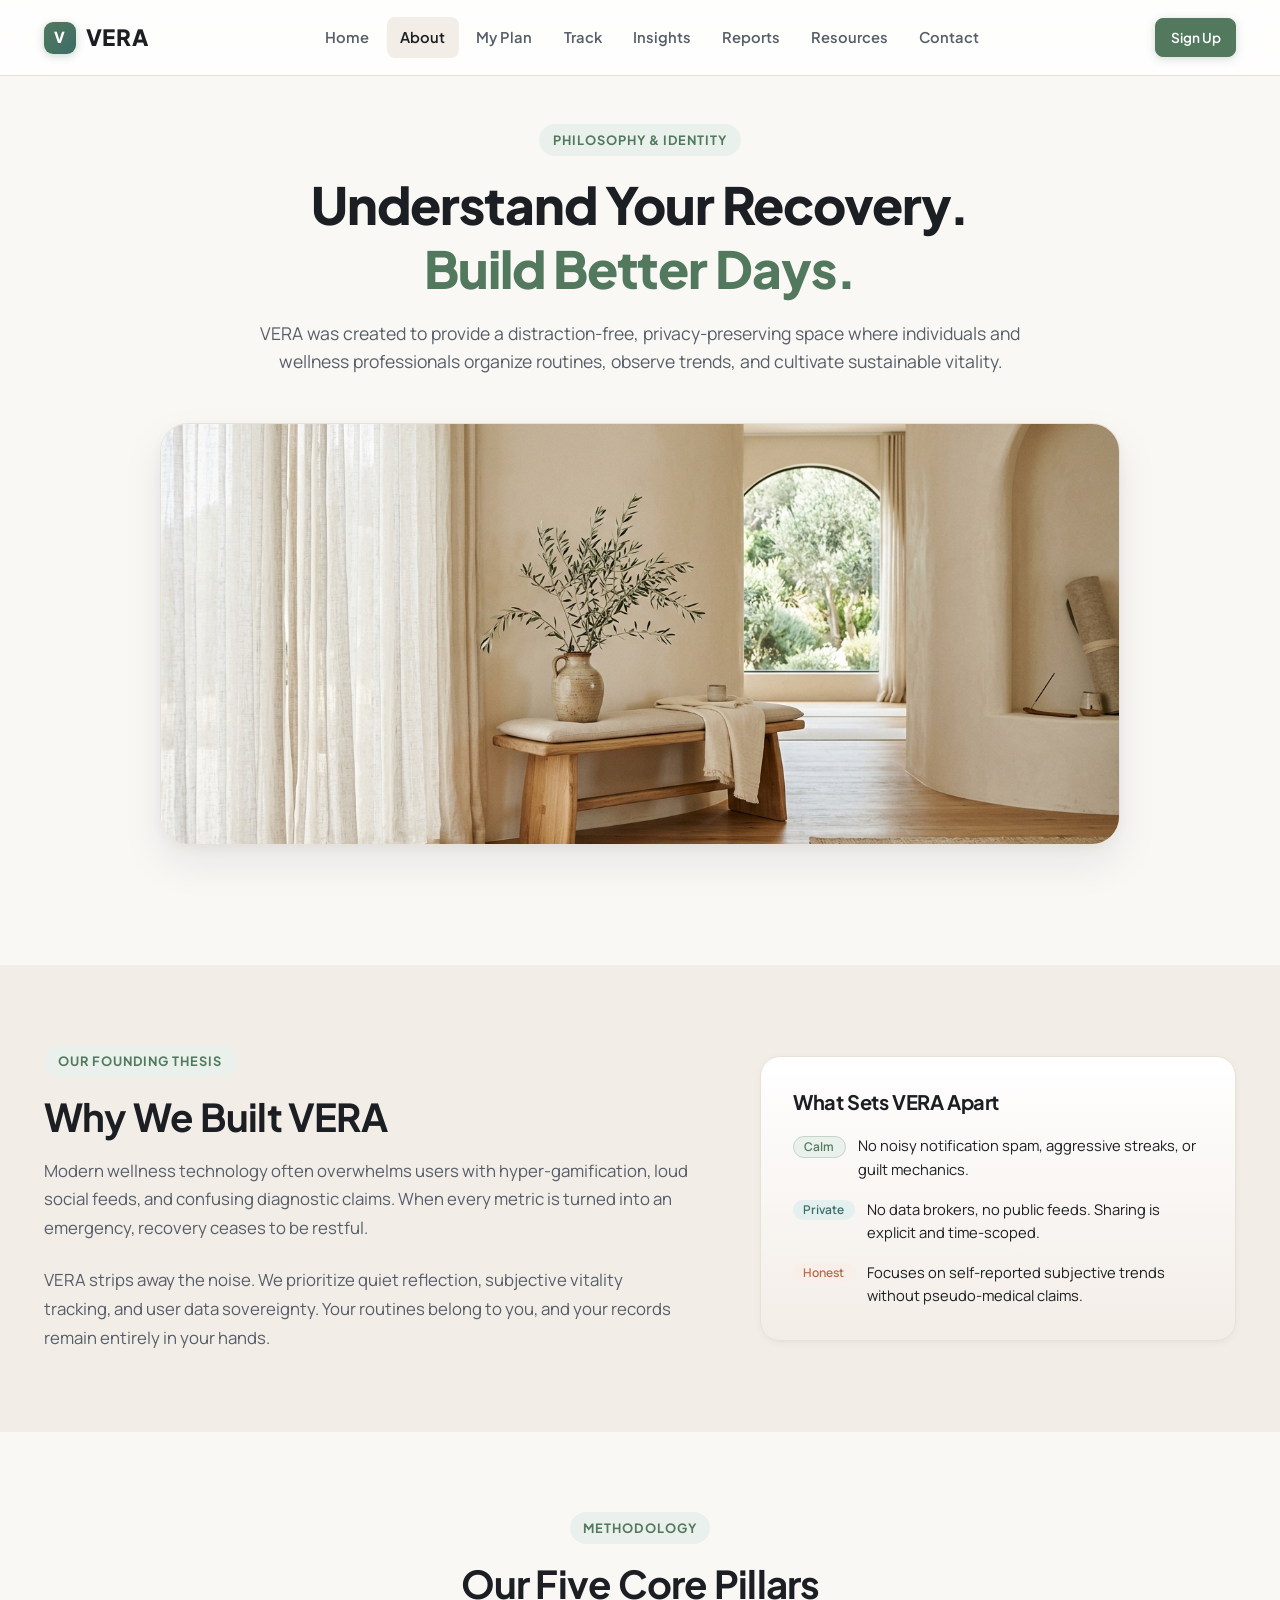
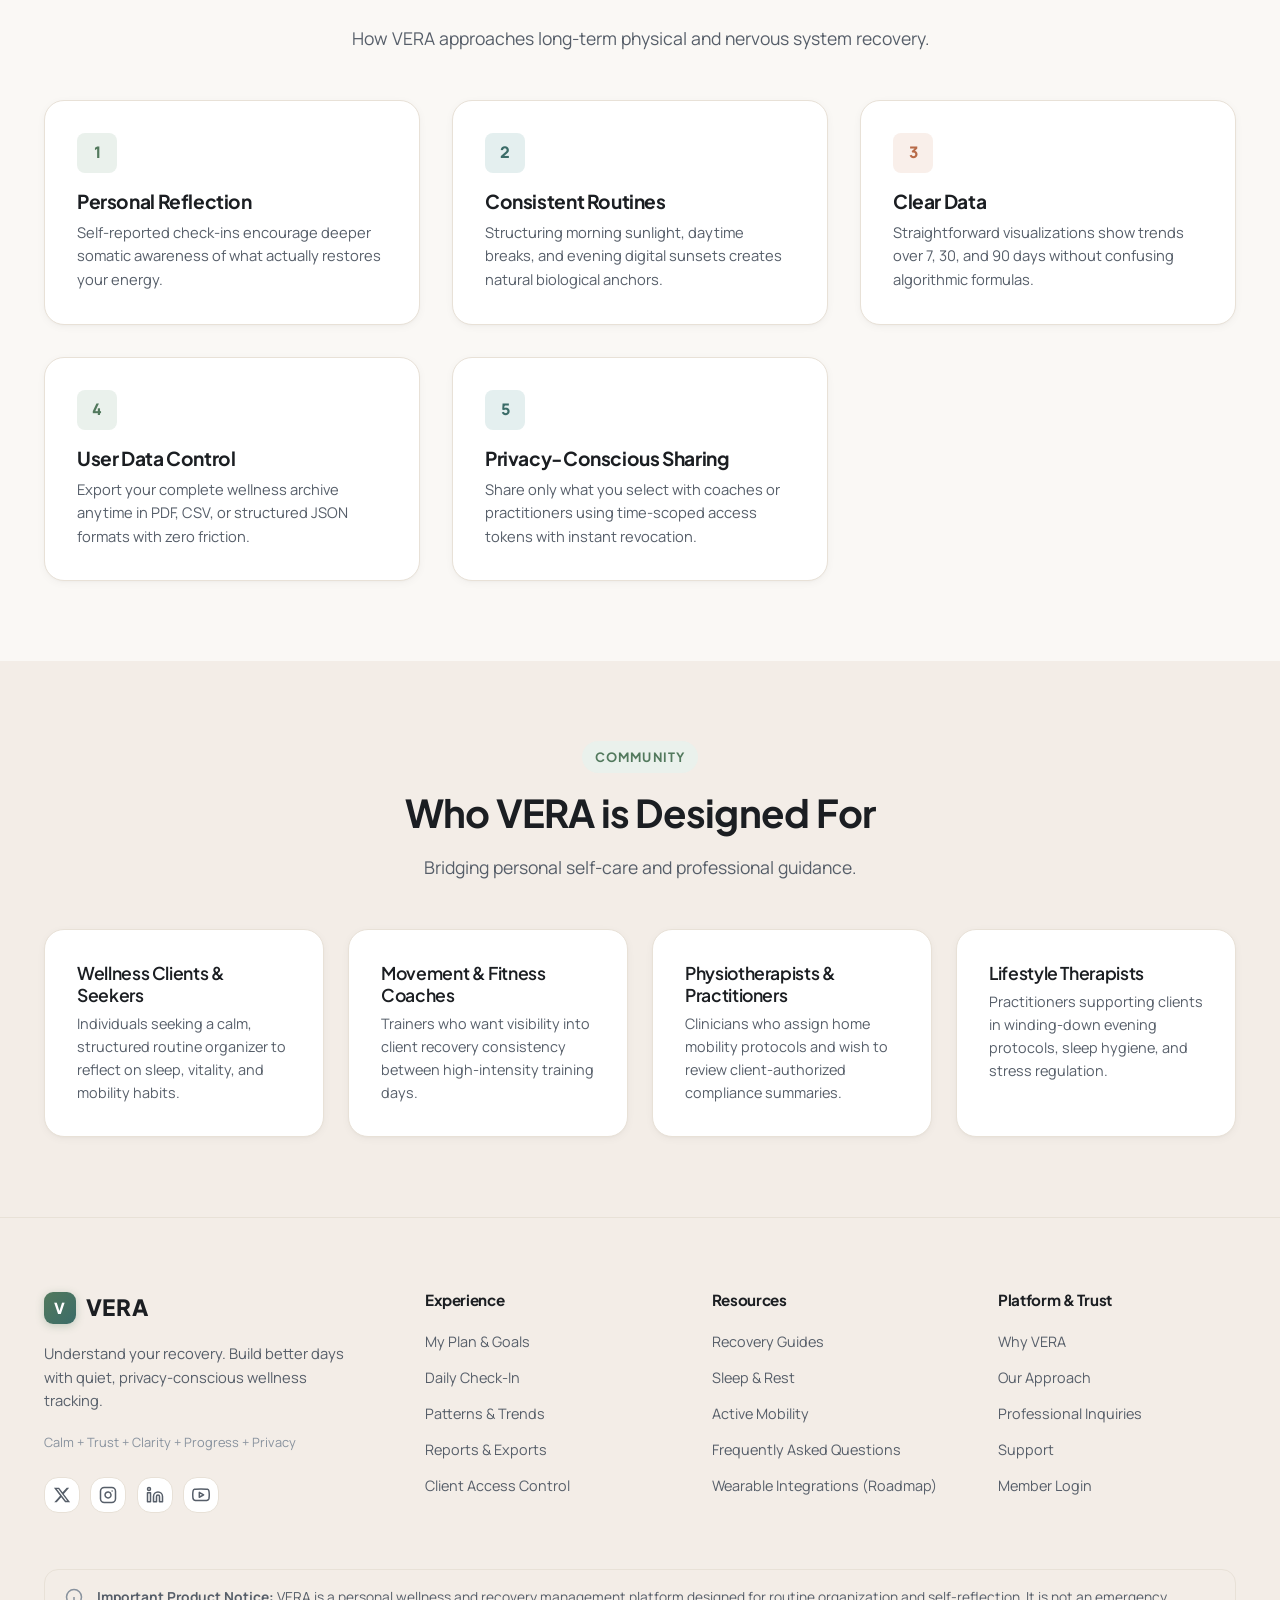
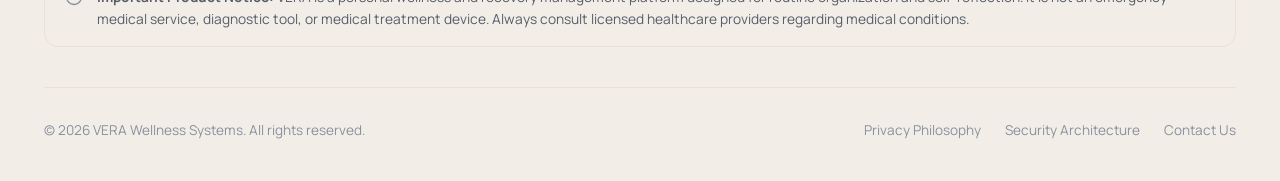
<file: about.html>
<!DOCTYPE html>
<html lang="en" data-theme="light">
<head>
  <meta charset="UTF-8">
  <meta name="viewport" content="width=device-width, initial-scale=1.0">
  <title>About VERA — Philosophy & Approach</title>
  <meta name="description" content="Discover the philosophy behind VERA. A calm, private wellness and recovery platform built for reflection, sustainable routines, and selective collaboration.">

  <link rel="icon" type="image/svg+xml" href="assets/images/favicon.svg">

  <!-- Core CSS -->
  <link rel="stylesheet" href="assets/css/style.css">
  <link rel="stylesheet" href="assets/css/components.css">
  <link rel="stylesheet" href="assets/css/responsive.css">
</head>
<body>

  <!-- Sticky SaaS Navbar -->
  <header class="navbar-vera" role="banner">
    <div class="container navbar-container">
      <a href="index.html" class="navbar-brand" aria-label="VERA Home">
        <span class="brand-icon">V</span>
        <span>VERA</span>
      </a>

      <!-- Desktop Nav Menu (No dropdowns, includes Contact) -->
      <nav class="nav-menu" role="navigation" aria-label="Primary Navigation">
        <a href="index.html" class="nav-link">Home</a>
        <a href="about.html" class="nav-link active">About</a>
        <a href="my-plan.html" class="nav-link">My Plan</a>
        <a href="track.html" class="nav-link">Track</a>
        <a href="insights.html" class="nav-link">Insights</a>
        <a href="reports.html" class="nav-link">Reports</a>
        <a href="resources.html" class="nav-link">Resources</a>
        <a href="contact.html" class="nav-link">Contact</a>
      </nav>

      <!-- Right Navbar Controls (Sign Up & Mobile Menu) -->
      <div class="navbar-actions">
        <a href="signup.html" class="btn btn-primary btn-sm">Sign Up</a>
        <button type="button" class="hamburger-btn" id="hamburgerToggleBtn" aria-label="Open mobile menu">
          <svg width="24" height="24" viewBox="0 0 24 24" fill="none" stroke="currentColor" stroke-width="2"><line x1="3" y1="12" x2="21" y2="12"></line><line x1="3" y1="6" x2="21" y2="6"></line><line x1="3" y1="18" x2="21" y2="18"></line></svg>
        </button>
      </div>
    </div>
  </header>

  <!-- Mobile Navigation Drawer -->
  <div class="mobile-nav-overlay" id="mobileNavOverlay" role="dialog" aria-modal="true" aria-label="Mobile Navigation">
    <div class="mobile-nav-drawer">
      <div class="mobile-drawer-header">
        <a href="index.html" class="navbar-brand">
          <span class="brand-icon">V</span>
          <span>VERA</span>
        </a>
        <button type="button" class="mobile-close-btn" id="closeMobileNavBtn" aria-label="Close menu">
          <svg width="22" height="22" viewBox="0 0 24 24" fill="none" stroke="currentColor" stroke-width="2"><line x1="18" y1="6" x2="6" y2="18"></line><line x1="6" y1="6" x2="18" y2="18"></line></svg>
        </button>
      </div>

      <nav class="mobile-nav-list">
        <a href="index.html" class="mobile-nav-link">Home</a>
        <a href="about.html" class="mobile-nav-link active">About</a>
        <a href="my-plan.html" class="mobile-nav-link">My Plan</a>
        <a href="track.html" class="mobile-nav-link">Track</a>
        <a href="insights.html" class="mobile-nav-link">Insights</a>
        <a href="reports.html" class="mobile-nav-link">Reports</a>
        <a href="resources.html" class="mobile-nav-link">Resources</a>
        <a href="contact.html" class="mobile-nav-link">Contact</a>
      </nav>

      <div class="mobile-drawer-footer">
        <a href="signup.html" class="btn btn-primary" style="width: 100%; text-align: center;">Sign Up</a>
      </div>
    </div>
  </div>

  <!-- Main Content -->
  <main class="page-wrapper" id="mainContent">
    
    <!-- Hero Section -->
    <section class="section" style="padding-top: 3rem; padding-bottom: 3.5rem;">
      <div class="container">
        <div class="section-header text-center" style="max-width: 760px;">
          <span class="section-tag">Philosophy & Identity</span>
          <h1 style="font-size: clamp(2.2rem, 4vw, 3.2rem); margin-bottom: 1.2rem;">
            Understand Your Recovery.<br><span style="color: var(--accent-sage);">Build Better Days.</span>
          </h1>
          <p class="section-subtitle">
            VERA was created to provide a distraction-free, privacy-preserving space where individuals and wellness professionals organize routines, observe trends, and cultivate sustainable vitality.
          </p>
        </div>

        <div style="border-radius: var(--radius-xl); overflow: hidden; box-shadow: var(--shadow-lg); border: 1px solid var(--border-subtle); max-width: 960px; margin: 0 auto 4rem auto;">
          <img src="assets/images/about_philosophy.jpg" alt="Tranquil organic wellness studio architecture with warm daylight" style="width: 100%; height: 420px; object-fit: cover;">
        </div>
      </div>
    </section>

    <!-- SECTION 1: WHY VERA -->
    <section class="section" style="background-color: var(--bg-secondary);" aria-labelledby="whyHeading">
      <div class="container">
        <div class="hero-grid" style="align-items: center;">
          <div>
            <span class="section-tag">Our Founding Thesis</span>
            <h2 class="section-title" id="whyHeading">Why We Built VERA</h2>
            <p style="font-size: 1.05rem; line-height: 1.7; color: var(--text-secondary); margin-bottom: 1.5rem;">
              Modern wellness technology often overwhelms users with hyper-gamification, loud social feeds, and confusing diagnostic claims. When every metric is turned into an emergency, recovery ceases to be restful.
            </p>
            <p style="font-size: 1.05rem; line-height: 1.7; color: var(--text-secondary);">
              VERA strips away the noise. We prioritize quiet reflection, subjective vitality tracking, and user data sovereignty. Your routines belong to you, and your records remain entirely in your hands.
            </p>
          </div>

          <div class="card card-warm">
            <h3 style="font-size: 1.25rem; margin-bottom: 1.25rem;">What Sets VERA Apart</h3>
            <ul style="list-style: none; display: flex; flex-direction: column; gap: 1rem;">
              <li style="display: flex; align-items: flex-start; gap: 0.75rem;">
                <span class="badge badge-sage" style="margin-top: 2px;">Calm</span>
                <span style="font-size: 0.92rem; color: var(--text-primary);">No noisy notification spam, aggressive streaks, or guilt mechanics.</span>
              </li>
              <li style="display: flex; align-items: flex-start; gap: 0.75rem;">
                <span class="badge badge-teal" style="margin-top: 2px;">Private</span>
                <span style="font-size: 0.92rem; color: var(--text-primary);">No data brokers, no public feeds. Sharing is explicit and time-scoped.</span>
              </li>
              <li style="display: flex; align-items: flex-start; gap: 0.75rem;">
                <span class="badge badge-warm" style="margin-top: 2px;">Honest</span>
                <span style="font-size: 0.92rem; color: var(--text-primary);">Focuses on self-reported subjective trends without pseudo-medical claims.</span>
              </li>
            </ul>
          </div>
        </div>
      </div>
    </section>

    <!-- SECTION 2: OUR APPROACH (#approach) -->
    <section class="section" id="approach" aria-labelledby="approachHeading">
      <div class="container">
        <div class="section-header text-center">
          <span class="section-tag">Methodology</span>
          <h2 class="section-title" id="approachHeading">Our Five Core Pillars</h2>
          <p class="section-subtitle">How VERA approaches long-term physical and nervous system recovery.</p>
        </div>

        <div class="principles-grid card-grid-tab-center">
          
          <div class="card">
            <div style="width: 40px; height: 40px; border-radius: var(--radius-sm); background: var(--accent-sage-subtle); color: var(--accent-sage); display: flex; align-items: center; justify-content: center; margin-bottom: 1rem; font-weight: 800;">1</div>
            <h3 style="font-size: 1.2rem; margin-bottom: 0.5rem;">Personal Reflection</h3>
            <p style="font-size: 0.92rem; color: var(--text-secondary); margin: 0;">Self-reported check-ins encourage deeper somatic awareness of what actually restores your energy.</p>
          </div>

          <div class="card">
            <div style="width: 40px; height: 40px; border-radius: var(--radius-sm); background: var(--accent-teal-subtle); color: var(--accent-teal); display: flex; align-items: center; justify-content: center; margin-bottom: 1rem; font-weight: 800;">2</div>
            <h3 style="font-size: 1.2rem; margin-bottom: 0.5rem;">Consistent Routines</h3>
            <p style="font-size: 0.92rem; color: var(--text-secondary); margin: 0;">Structuring morning sunlight, daytime breaks, and evening digital sunsets creates natural biological anchors.</p>
          </div>

          <div class="card">
            <div style="width: 40px; height: 40px; border-radius: var(--radius-sm); background: var(--accent-warm-subtle); color: var(--accent-warm); display: flex; align-items: center; justify-content: center; margin-bottom: 1rem; font-weight: 800;">3</div>
            <h3 style="font-size: 1.2rem; margin-bottom: 0.5rem;">Clear Data</h3>
            <p style="font-size: 0.92rem; color: var(--text-secondary); margin: 0;">Straightforward visualizations show trends over 7, 30, and 90 days without confusing algorithmic formulas.</p>
          </div>

          <div class="card">
            <div style="width: 40px; height: 40px; border-radius: var(--radius-sm); background: var(--accent-sage-subtle); color: var(--accent-sage); display: flex; align-items: center; justify-content: center; margin-bottom: 1rem; font-weight: 800;">4</div>
            <h3 style="font-size: 1.2rem; margin-bottom: 0.5rem;">User Data Control</h3>
            <p style="font-size: 0.92rem; color: var(--text-secondary); margin: 0;">Export your complete wellness archive anytime in PDF, CSV, or structured JSON formats with zero friction.</p>
          </div>

          <div class="card">
            <div style="width: 40px; height: 40px; border-radius: var(--radius-sm); background: var(--accent-teal-subtle); color: var(--accent-teal); display: flex; align-items: center; justify-content: center; margin-bottom: 1rem; font-weight: 800;">5</div>
            <h3 style="font-size: 1.2rem; margin-bottom: 0.5rem;">Privacy-Conscious Sharing</h3>
            <p style="font-size: 0.92rem; color: var(--text-secondary); margin: 0;">Share only what you select with coaches or practitioners using time-scoped access tokens with instant revocation.</p>
          </div>

        </div>
      </div>
    </section>

    <!-- SECTION 3: WHO IT IS FOR -->
    <section class="section" style="background-color: var(--bg-secondary);" aria-labelledby="audienceHeading">
      <div class="container">
        <div class="section-header text-center">
          <span class="section-tag">Community</span>
          <h2 class="section-title" id="audienceHeading">Who VERA is Designed For</h2>
          <p class="section-subtitle">Bridging personal self-care and professional guidance.</p>
        </div>

        <div class="audience-grid card-grid-tab-center">
          
          <div class="card">
            <h4 style="font-size: 1.1rem; margin-bottom: 0.4rem;">Wellness Clients & Seekers</h4>
            <p style="font-size: 0.9rem; color: var(--text-secondary); margin: 0;">Individuals seeking a calm, structured routine organizer to reflect on sleep, vitality, and mobility habits.</p>
          </div>

          <div class="card">
            <h4 style="font-size: 1.1rem; margin-bottom: 0.4rem;">Movement & Fitness Coaches</h4>
            <p style="font-size: 0.9rem; color: var(--text-secondary); margin: 0;">Trainers who want visibility into client recovery consistency between high-intensity training days.</p>
          </div>

          <div class="card">
            <h4 style="font-size: 1.1rem; margin-bottom: 0.4rem;">Physiotherapists & Practitioners</h4>
            <p style="font-size: 0.9rem; color: var(--text-secondary); margin: 0;">Clinicians who assign home mobility protocols and wish to review client-authorized compliance summaries.</p>
          </div>

          <div class="card">
            <h4 style="font-size: 1.1rem; margin-bottom: 0.4rem;">Lifestyle Therapists</h4>
            <p style="font-size: 0.9rem; color: var(--text-secondary); margin: 0;">Practitioners supporting clients in winding-down evening protocols, sleep hygiene, and stress regulation.</p>
          </div>

        </div>
      </div>
    </section>

  </main>

  <!-- Global Footer -->
  <footer class="footer-vera" role="contentinfo">
    <div class="container">
      <div class="footer-grid">
        <div class="footer-brand">
          <a href="index.html" class="navbar-brand">
            <span class="brand-icon">V</span>
            <span>VERA</span>
          </a>
          <p>Understand your recovery. Build better days with quiet, privacy-conscious wellness tracking.</p>
          <div style="margin-top: 1.2rem; font-size: 0.8rem; color: var(--text-muted);">
            Calm + Trust + Clarity + Progress + Privacy
          </div>
          <!-- Social Icons -->
          <div class="footer-social-links">
            <a href="https://twitter.com" target="_blank" rel="noopener noreferrer" class="social-icon-btn" aria-label="Follow VERA on X / Twitter">
              <svg width="18" height="18" viewBox="0 0 24 24" fill="currentColor"><path d="M18.244 2.25h3.308l-7.227 8.26 8.502 11.24H16.17l-5.214-6.817L4.99 21.75H1.68l7.73-8.835L1.254 2.25H8.08l4.713 6.231zm-1.161 17.52h1.833L7.084 4.126H5.117z"/></svg>
            </a>
            <a href="https://instagram.com" target="_blank" rel="noopener noreferrer" class="social-icon-btn" aria-label="Follow VERA on Instagram">
              <svg width="18" height="18" viewBox="0 0 24 24" fill="none" stroke="currentColor" stroke-width="2" stroke-linecap="round" stroke-linejoin="round"><rect x="2" y="2" width="20" height="20" rx="5" ry="5"></rect><path d="M16 11.37A4 4 0 1 1 12.63 8 4 4 0 0 1 16 11.37z"></path><line x1="17.5" y1="6.5" x2="17.51" y2="6.5"></line></svg>
            </a>
            <a href="https://linkedin.com" target="_blank" rel="noopener noreferrer" class="social-icon-btn" aria-label="Connect with VERA on LinkedIn">
              <svg width="18" height="18" viewBox="0 0 24 24" fill="none" stroke="currentColor" stroke-width="2" stroke-linecap="round" stroke-linejoin="round"><path d="M16 8a6 6 0 0 1 6 6v7h-4v-7a2 2 0 0 0-2-2 2 2 0 0 0-2 2v7h-4v-7a6 6 0 0 1 6-6z"></path><rect x="2" y="9" width="4" height="12"></rect><circle cx="4" cy="4" r="2"></circle></svg>
            </a>
            <a href="https://youtube.com" target="_blank" rel="noopener noreferrer" class="social-icon-btn" aria-label="Watch VERA on YouTube">
              <svg width="18" height="18" viewBox="0 0 24 24" fill="none" stroke="currentColor" stroke-width="2" stroke-linecap="round" stroke-linejoin="round"><path d="M22.54 6.42a2.78 2.78 0 0 0-1.94-2C18.88 4 12 4 12 4s-6.88 0-8.6.46a2.78 2.78 0 0 0-1.94 2A29 29 0 0 0 1 11.75a29 29 0 0 0 .46 5.33A2.78 2.78 0 0 0 3.4 19c1.72.46 8.6.46 8.6.46s6.88 0 8.6-.46a2.78 2.78 0 0 0 1.94-2 29 29 0 0 0 .46-5.25 29 29 0 0 0-.46-5.33z"></path><polygon points="9.75 15.02 15.5 11.75 9.75 8.48 9.75 15.02"></polygon></svg>
            </a>
          </div>
        </div>

        <div class="footer-col">
          <h5>Experience</h5>
          <ul class="footer-links">
            <li><a href="my-plan.html">My Plan & Goals</a></li>
            <li><a href="track.html">Daily Check-In</a></li>
            <li><a href="insights.html">Patterns & Trends</a></li>
            <li><a href="reports.html">Reports & Exports</a></li>
            <li><a href="sharing.html">Client Access Control</a></li>
          </ul>
        </div>

        <div class="footer-col">
          <h5>Resources</h5>
          <ul class="footer-links">
            <li><a href="resources.html">Recovery Guides</a></li>
            <li><a href="resources.html">Sleep & Rest</a></li>
            <li><a href="resources.html">Active Mobility</a></li>
            <li><a href="contact.html#faq">Frequently Asked Questions</a></li>
            <li><a href="coming-soon.html">Wearable Integrations (Roadmap)</a></li>
          </ul>
        </div>

        <div class="footer-col">
          <h5>Platform & Trust</h5>
          <ul class="footer-links">
            <li><a href="about.html">Why VERA</a></li>
            <li><a href="about.html#approach">Our Approach</a></li>
            <li><a href="contact.html">Professional Inquiries</a></li>
            <li><a href="contact.html#support">Support</a></li>
            <li><a href="login.html">Member Login</a></li>
          </ul>
        </div>
      </div>

      <div class="disclaimer-box" style="margin-bottom: 2.5rem;">
        <svg class="disclaimer-icon" viewBox="0 0 24 24" fill="none" stroke="currentColor" stroke-width="2"><circle cx="12" cy="12" r="10"></circle><line x1="12" y1="16" x2="12" y2="12"></line><line x1="12" y1="8" x2="12.01" y2="8"></line></svg>
        <div>
          <strong>Important Product Notice:</strong> VERA is a personal wellness and recovery management platform designed for routine organization and self-reflection. It is not an emergency medical service, diagnostic tool, or medical treatment device. Always consult licensed healthcare providers regarding medical conditions.
        </div>
      </div>

      <div class="footer-bottom">
        <div>&copy; 2026 VERA Wellness Systems. All rights reserved.</div>
        <div style="display: flex; gap: 1.5rem;">
          <a href="about.html">Privacy Philosophy</a>
          <a href="contact.html">Security Architecture</a>
          <a href="contact.html">Contact Us</a>
        </div>
      </div>
    </div>
  </footer>

  <!-- Back to Top Button -->
  <button type="button" class="back-to-top-btn" id="backToTopBtn" aria-label="Back to top" title="Back to top">
    <svg width="20" height="20" viewBox="0 0 24 24" fill="none" stroke="currentColor" stroke-width="2.5" stroke-linecap="round" stroke-linejoin="round">
      <polyline points="18 15 12 9 6 15"></polyline>
    </svg>
  </button>

  <!-- Scripts -->
  <script src="assets/js/theme.js"></script>
  <script src="assets/js/notifications.js"></script>
  <script src="assets/js/auth.js"></script>
  <script src="assets/js/resources.js"></script>
  <script src="assets/js/main.js"></script>
</body>
</html>
</file>
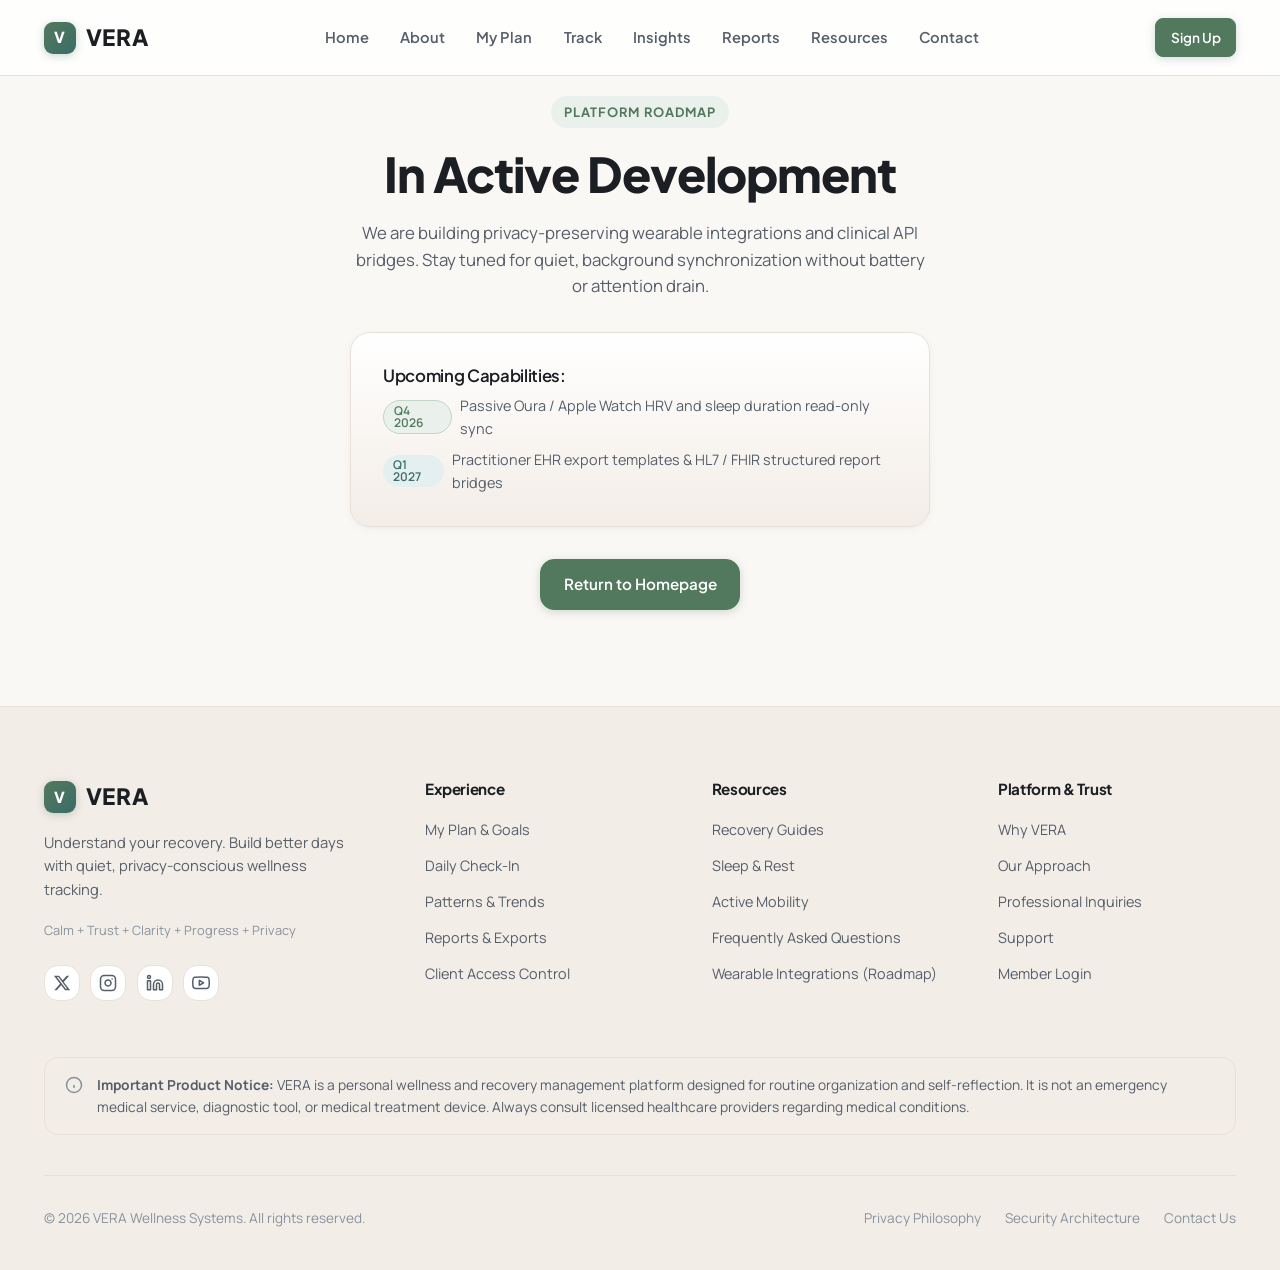
<file: coming-soon.html>
<!DOCTYPE html>
<html lang="en" data-theme="light">
<head>
  <meta charset="UTF-8">
  <meta name="viewport" content="width=device-width, initial-scale=1.0">
  <title>Coming Soon — VERA Wellness & Recovery</title>
  <meta name="description" content="Upcoming feature preview in the VERA wellness and recovery ecosystem.">

  <link rel="icon" type="image/svg+xml" href="assets/images/favicon.svg">

  <!-- Core CSS -->
  <link rel="stylesheet" href="assets/css/style.css">
  <link rel="stylesheet" href="assets/css/components.css">
  <link rel="stylesheet" href="assets/css/responsive.css">
</head>
<body style="min-height: 100vh; display: flex; flex-direction: column;">

  <!-- Sticky SaaS Navbar -->
  <header class="navbar-vera" role="banner">
    <div class="container navbar-container">
      <a href="index.html" class="navbar-brand" aria-label="VERA Home">
        <span class="brand-icon">V</span>
        <span>VERA</span>
      </a>

      <!-- Desktop Nav Menu (No dropdowns, includes Contact) -->
      <nav class="nav-menu" role="navigation" aria-label="Primary Navigation">
        <a href="index.html" class="nav-link">Home</a>
        <a href="about.html" class="nav-link">About</a>
        <a href="my-plan.html" class="nav-link">My Plan</a>
        <a href="track.html" class="nav-link">Track</a>
        <a href="insights.html" class="nav-link">Insights</a>
        <a href="reports.html" class="nav-link">Reports</a>
        <a href="resources.html" class="nav-link">Resources</a>
        <a href="contact.html" class="nav-link">Contact</a>
      </nav>

      <!-- Right Navbar Controls (Sign Up & Mobile Menu) -->
      <div class="navbar-actions">
        <a href="signup.html" class="btn btn-primary btn-sm">Sign Up</a>
        <button type="button" class="hamburger-btn" id="hamburgerToggleBtn" aria-label="Open mobile menu">
          <svg width="24" height="24" viewBox="0 0 24 24" fill="none" stroke="currentColor" stroke-width="2"><line x1="3" y1="12" x2="21" y2="12"></line><line x1="3" y1="6" x2="21" y2="6"></line><line x1="3" y1="18" x2="21" y2="18"></line></svg>
        </button>
      </div>
    </div>
  </header>

  <!-- Mobile Navigation Drawer -->
  <div class="mobile-nav-overlay" id="mobileNavOverlay" role="dialog" aria-modal="true" aria-label="Mobile Navigation">
    <div class="mobile-nav-drawer">
      <div class="mobile-drawer-header">
        <a href="index.html" class="navbar-brand">
          <span class="brand-icon">V</span>
          <span>VERA</span>
        </a>
        <button type="button" class="mobile-close-btn" id="closeMobileNavBtn" aria-label="Close menu">
          <svg width="22" height="22" viewBox="0 0 24 24" fill="none" stroke="currentColor" stroke-width="2"><line x1="18" y1="6" x2="6" y2="18"></line><line x1="6" y1="6" x2="18" y2="18"></line></svg>
        </button>
      </div>

      <nav class="mobile-nav-list">
        <a href="index.html" class="mobile-nav-link">Home</a>
        <a href="about.html" class="mobile-nav-link">About</a>
        <a href="my-plan.html" class="mobile-nav-link">My Plan</a>
        <a href="track.html" class="mobile-nav-link">Track</a>
        <a href="insights.html" class="mobile-nav-link">Insights</a>
        <a href="reports.html" class="mobile-nav-link">Reports</a>
        <a href="resources.html" class="mobile-nav-link">Resources</a>
        <a href="contact.html" class="mobile-nav-link">Contact</a>
      </nav>

      <div class="mobile-drawer-footer">
        <a href="signup.html" class="btn btn-primary" style="width: 100%; text-align: center;">Sign Up</a>
      </div>
    </div>
  </div>

  <!-- Main Coming Soon -->
  <main style="flex: 1 0 auto; display: flex; align-items: center; justify-content: center; padding: 6rem 1.5rem; text-align: center;">
    <div style="max-width: 580px;">
      <span class="section-tag" style="margin-bottom: 1rem;">Platform Roadmap</span>
      <h1 style="font-size: clamp(2.2rem, 4vw, 3rem); margin-bottom: 1rem;">In Active Development</h1>
      <p style="font-size: 1.05rem; color: var(--text-secondary); margin-bottom: 2rem;">
        We are building privacy-preserving wearable integrations and clinical API bridges. Stay tuned for quiet, background synchronization without battery or attention drain.
      </p>
      
      <div class="card card-warm" style="text-align: left; margin-bottom: 2rem;">
        <h4 style="font-size: 1.05rem; margin-bottom: 0.5rem;">Upcoming Capabilities:</h4>
        <ul style="list-style: none; display: flex; flex-direction: column; gap: 0.5rem; font-size: 0.9rem; color: var(--text-secondary);">
          <li style="display: flex; align-items: center; gap: 0.5rem;">
            <span class="badge badge-sage">Q4 2026</span>
            <span>Passive Oura / Apple Watch HRV and sleep duration read-only sync</span>
          </li>
          <li style="display: flex; align-items: center; gap: 0.5rem;">
            <span class="badge badge-teal">Q1 2027</span>
            <span>Practitioner EHR export templates & HL7 / FHIR structured report bridges</span>
          </li>
        </ul>
      </div>

      <a href="index.html" class="btn btn-primary">Return to Homepage</a>
    </div>
  </main>

  <!-- Global Footer -->
  <footer class="footer-vera" role="contentinfo">
    <div class="container">
      <div class="footer-grid">
        <div class="footer-brand">
          <a href="index.html" class="navbar-brand">
            <span class="brand-icon">V</span>
            <span>VERA</span>
          </a>
          <p>Understand your recovery. Build better days with quiet, privacy-conscious wellness tracking.</p>
          <div style="margin-top: 1.2rem; font-size: 0.8rem; color: var(--text-muted);">
            Calm + Trust + Clarity + Progress + Privacy
          </div>
          <!-- Social Icons -->
          <div class="footer-social-links">
            <a href="https://twitter.com" target="_blank" rel="noopener noreferrer" class="social-icon-btn" aria-label="Follow VERA on X / Twitter">
              <svg width="18" height="18" viewBox="0 0 24 24" fill="currentColor"><path d="M18.244 2.25h3.308l-7.227 8.26 8.502 11.24H16.17l-5.214-6.817L4.99 21.75H1.68l7.73-8.835L1.254 2.25H8.08l4.713 6.231zm-1.161 17.52h1.833L7.084 4.126H5.117z"/></svg>
            </a>
            <a href="https://instagram.com" target="_blank" rel="noopener noreferrer" class="social-icon-btn" aria-label="Follow VERA on Instagram">
              <svg width="18" height="18" viewBox="0 0 24 24" fill="none" stroke="currentColor" stroke-width="2" stroke-linecap="round" stroke-linejoin="round"><rect x="2" y="2" width="20" height="20" rx="5" ry="5"></rect><path d="M16 11.37A4 4 0 1 1 12.63 8 4 4 0 0 1 16 11.37z"></path><line x1="17.5" y1="6.5" x2="17.51" y2="6.5"></line></svg>
            </a>
            <a href="https://linkedin.com" target="_blank" rel="noopener noreferrer" class="social-icon-btn" aria-label="Connect with VERA on LinkedIn">
              <svg width="18" height="18" viewBox="0 0 24 24" fill="none" stroke="currentColor" stroke-width="2" stroke-linecap="round" stroke-linejoin="round"><path d="M16 8a6 6 0 0 1 6 6v7h-4v-7a2 2 0 0 0-2-2 2 2 0 0 0-2 2v7h-4v-7a6 6 0 0 1 6-6z"></path><rect x="2" y="9" width="4" height="12"></rect><circle cx="4" cy="4" r="2"></circle></svg>
            </a>
            <a href="https://youtube.com" target="_blank" rel="noopener noreferrer" class="social-icon-btn" aria-label="Watch VERA on YouTube">
              <svg width="18" height="18" viewBox="0 0 24 24" fill="none" stroke="currentColor" stroke-width="2" stroke-linecap="round" stroke-linejoin="round"><path d="M22.54 6.42a2.78 2.78 0 0 0-1.94-2C18.88 4 12 4 12 4s-6.88 0-8.6.46a2.78 2.78 0 0 0-1.94 2A29 29 0 0 0 1 11.75a29 29 0 0 0 .46 5.33A2.78 2.78 0 0 0 3.4 19c1.72.46 8.6.46 8.6.46s6.88 0 8.6-.46a2.78 2.78 0 0 0 1.94-2 29 29 0 0 0 .46-5.25 29 29 0 0 0-.46-5.33z"></path><polygon points="9.75 15.02 15.5 11.75 9.75 8.48 9.75 15.02"></polygon></svg>
            </a>
          </div>
        </div>

        <div class="footer-col">
          <h5>Experience</h5>
          <ul class="footer-links">
            <li><a href="my-plan.html">My Plan & Goals</a></li>
            <li><a href="track.html">Daily Check-In</a></li>
            <li><a href="insights.html">Patterns & Trends</a></li>
            <li><a href="reports.html">Reports & Exports</a></li>
            <li><a href="sharing.html">Client Access Control</a></li>
          </ul>
        </div>

        <div class="footer-col">
          <h5>Resources</h5>
          <ul class="footer-links">
            <li><a href="resources.html">Recovery Guides</a></li>
            <li><a href="resources.html">Sleep & Rest</a></li>
            <li><a href="resources.html">Active Mobility</a></li>
            <li><a href="contact.html#faq">Frequently Asked Questions</a></li>
            <li><a href="coming-soon.html">Wearable Integrations (Roadmap)</a></li>
          </ul>
        </div>

        <div class="footer-col">
          <h5>Platform & Trust</h5>
          <ul class="footer-links">
            <li><a href="about.html">Why VERA</a></li>
            <li><a href="about.html#approach">Our Approach</a></li>
            <li><a href="contact.html">Professional Inquiries</a></li>
            <li><a href="contact.html#support">Support</a></li>
            <li><a href="login.html">Member Login</a></li>
          </ul>
        </div>
      </div>

      <div class="disclaimer-box" style="margin-bottom: 2.5rem;">
        <svg class="disclaimer-icon" viewBox="0 0 24 24" fill="none" stroke="currentColor" stroke-width="2"><circle cx="12" cy="12" r="10"></circle><line x1="12" y1="16" x2="12" y2="12"></line><line x1="12" y1="8" x2="12.01" y2="8"></line></svg>
        <div>
          <strong>Important Product Notice:</strong> VERA is a personal wellness and recovery management platform designed for routine organization and self-reflection. It is not an emergency medical service, diagnostic tool, or medical treatment device. Always consult licensed healthcare providers regarding medical conditions.
        </div>
      </div>

      <div class="footer-bottom">
        <div>&copy; 2026 VERA Wellness Systems. All rights reserved.</div>
        <div style="display: flex; gap: 1.5rem;">
          <a href="about.html">Privacy Philosophy</a>
          <a href="contact.html">Security Architecture</a>
          <a href="contact.html">Contact Us</a>
        </div>
      </div>
    </div>
  </footer>

  <!-- Back to Top Button -->
  <button type="button" class="back-to-top-btn" id="backToTopBtn" aria-label="Back to top" title="Back to top">
    <svg width="20" height="20" viewBox="0 0 24 24" fill="none" stroke="currentColor" stroke-width="2.5" stroke-linecap="round" stroke-linejoin="round">
      <polyline points="18 15 12 9 6 15"></polyline>
    </svg>
  </button>

  <!-- Scripts -->
  <script src="assets/js/notifications.js"></script>
  <script src="assets/js/main.js"></script>
</body>
</html>
</file>
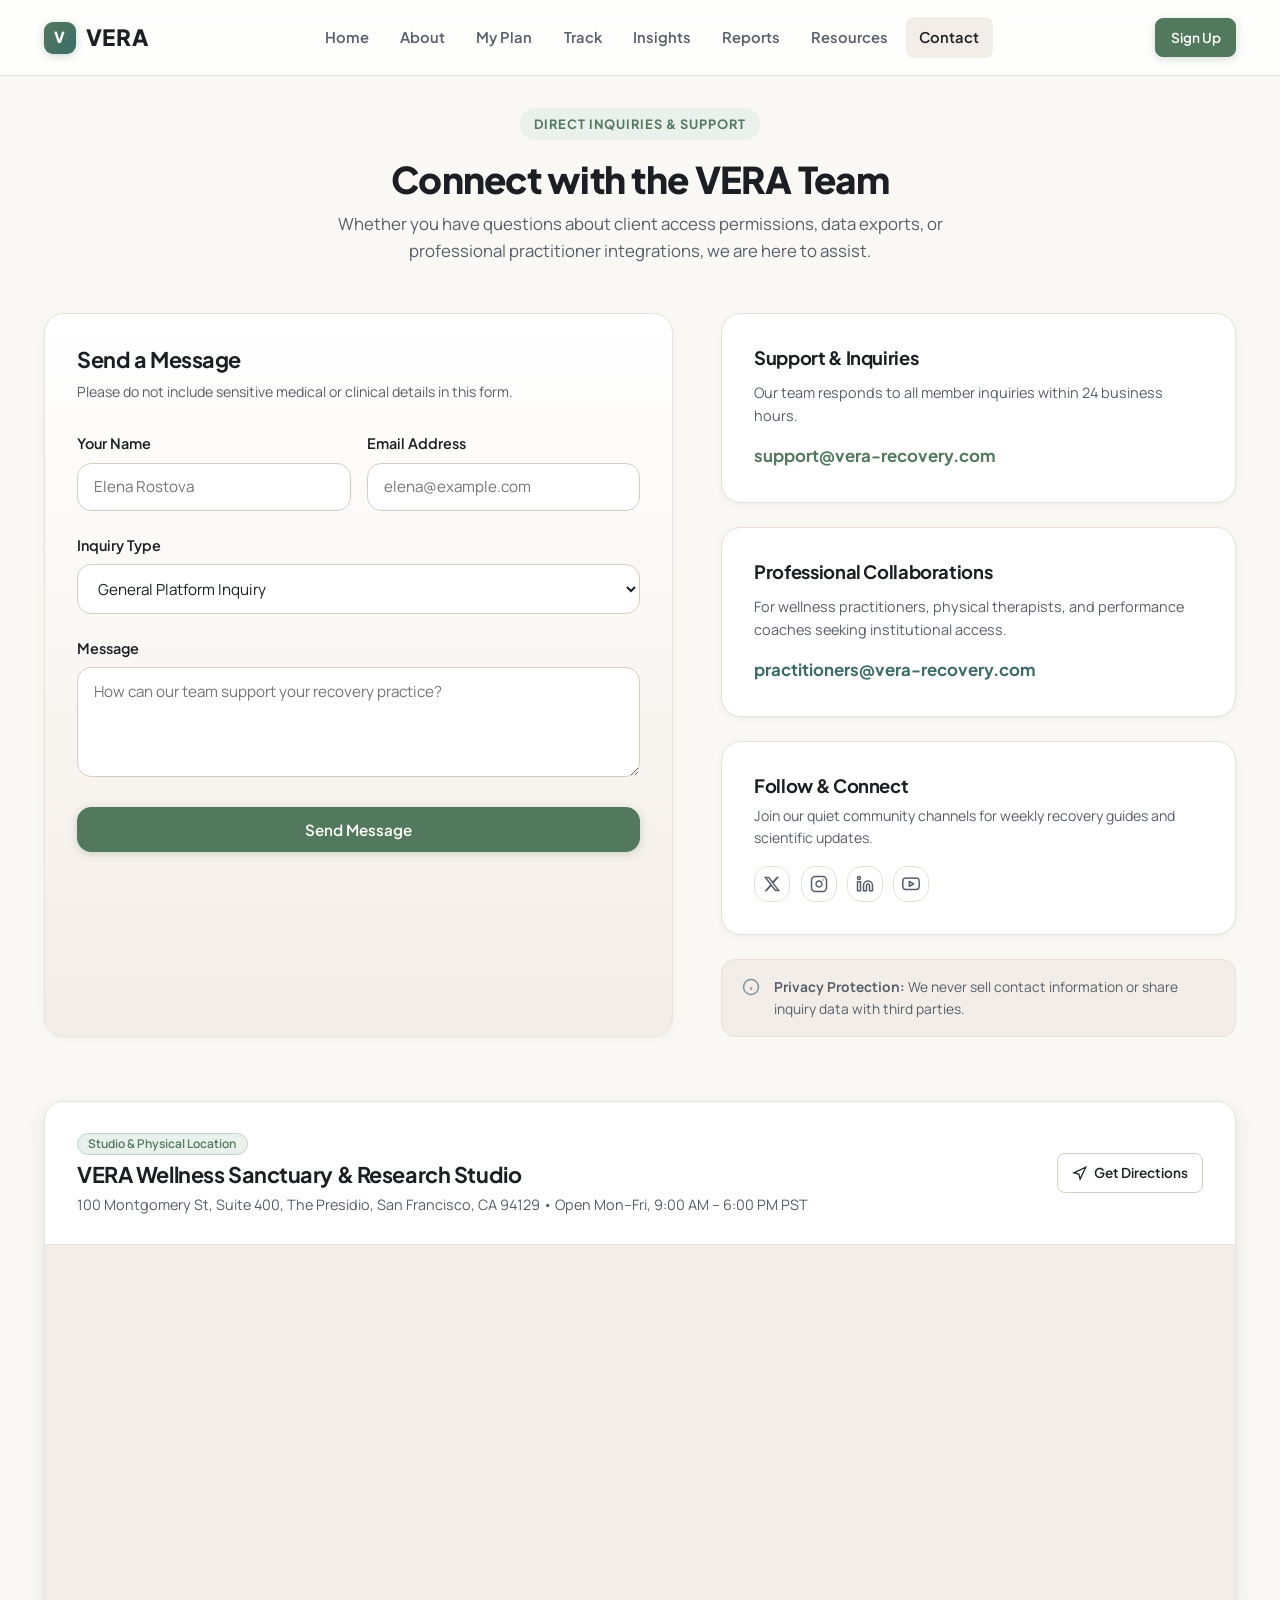
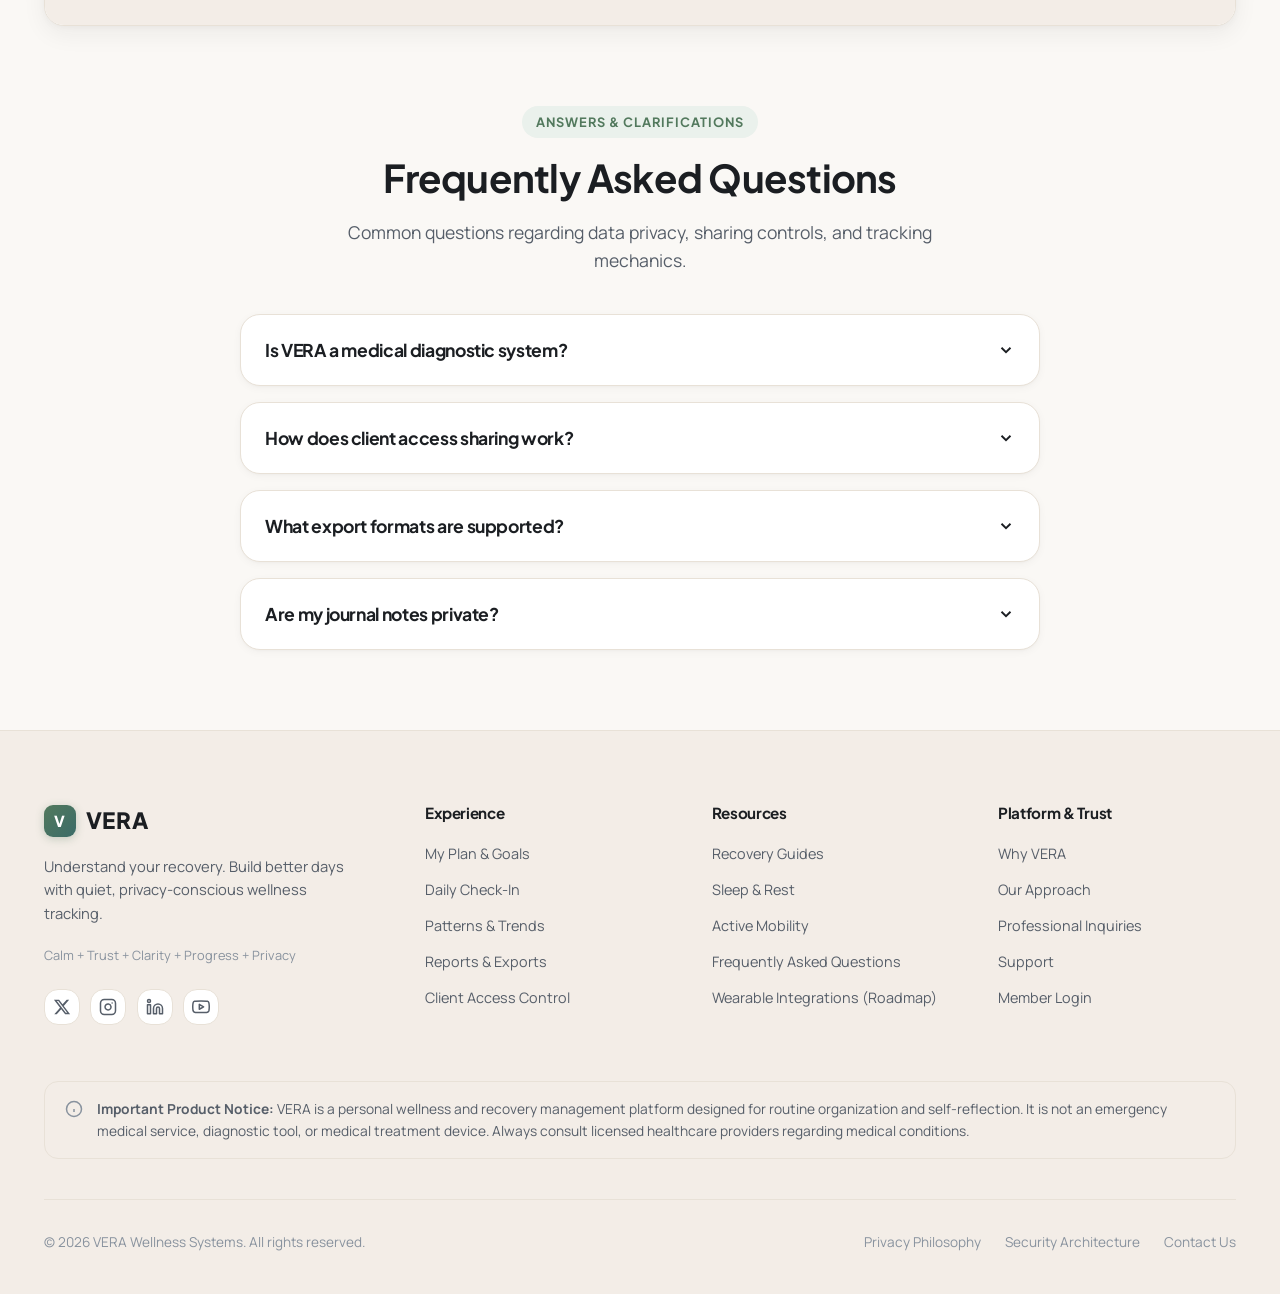
<file: contact.html>
<!DOCTYPE html>
<html lang="en" data-theme="light">
<head>
  <meta charset="UTF-8">
  <meta name="viewport" content="width=device-width, initial-scale=1.0">
  <title>Contact & FAQs — VERA Wellness & Recovery</title>
  <meta name="description" content="Get in touch with the VERA team. Inquire about professional coaching partnerships, support, or explore our recovery FAQ.">

  <link rel="icon" type="image/svg+xml" href="assets/images/favicon.svg">

  <!-- Core CSS -->
  <link rel="stylesheet" href="assets/css/style.css">
  <link rel="stylesheet" href="assets/css/components.css">
  <link rel="stylesheet" href="assets/css/responsive.css">
</head>
<body>

  <!-- Sticky SaaS Navbar -->
  <header class="navbar-vera" role="banner">
    <div class="container navbar-container">
      <a href="index.html" class="navbar-brand" aria-label="VERA Home">
        <span class="brand-icon">V</span>
        <span>VERA</span>
      </a>

      <!-- Desktop Nav Menu (No dropdowns, includes Contact) -->
      <nav class="nav-menu" role="navigation" aria-label="Primary Navigation">
        <a href="index.html" class="nav-link">Home</a>
        <a href="about.html" class="nav-link">About</a>
        <a href="my-plan.html" class="nav-link">My Plan</a>
        <a href="track.html" class="nav-link">Track</a>
        <a href="insights.html" class="nav-link">Insights</a>
        <a href="reports.html" class="nav-link">Reports</a>
        <a href="resources.html" class="nav-link">Resources</a>
        <a href="contact.html" class="nav-link active">Contact</a>
      </nav>

      <!-- Right Navbar Controls (Sign Up & Mobile Menu) -->
      <div class="navbar-actions">
        <a href="signup.html" class="btn btn-primary btn-sm">Sign Up</a>
        <button type="button" class="hamburger-btn" id="hamburgerToggleBtn" aria-label="Open mobile menu">
          <svg width="24" height="24" viewBox="0 0 24 24" fill="none" stroke="currentColor" stroke-width="2"><line x1="3" y1="12" x2="21" y2="12"></line><line x1="3" y1="6" x2="21" y2="6"></line><line x1="3" y1="18" x2="21" y2="18"></line></svg>
        </button>
      </div>
    </div>
  </header>

  <!-- Mobile Navigation Drawer -->
  <div class="mobile-nav-overlay" id="mobileNavOverlay" role="dialog" aria-modal="true" aria-label="Mobile Navigation">
    <div class="mobile-nav-drawer">
      <div class="mobile-drawer-header">
        <a href="index.html" class="navbar-brand">
          <span class="brand-icon">V</span>
          <span>VERA</span>
        </a>
        <button type="button" class="mobile-close-btn" id="closeMobileNavBtn" aria-label="Close menu">
          <svg width="22" height="22" viewBox="0 0 24 24" fill="none" stroke="currentColor" stroke-width="2"><line x1="18" y1="6" x2="6" y2="18"></line><line x1="6" y1="6" x2="18" y2="18"></line></svg>
        </button>
      </div>

      <nav class="mobile-nav-list">
        <a href="index.html" class="mobile-nav-link">Home</a>
        <a href="about.html" class="mobile-nav-link">About</a>
        <a href="my-plan.html" class="mobile-nav-link">My Plan</a>
        <a href="track.html" class="mobile-nav-link">Track</a>
        <a href="insights.html" class="mobile-nav-link">Insights</a>
        <a href="reports.html" class="mobile-nav-link">Reports</a>
        <a href="resources.html" class="mobile-nav-link">Resources</a>
        <a href="contact.html" class="mobile-nav-link active">Contact</a>
      </nav>

      <div class="mobile-drawer-footer">
        <a href="signup.html" class="btn btn-primary" style="width: 100%; text-align: center;">Sign Up</a>
      </div>
    </div>
  </div>

  <!-- Main Content -->
  <main class="page-wrapper" id="mainContent">
    <div class="container" style="padding-top: 2rem; padding-bottom: 5rem;">

      <!-- Header -->
      <div style="text-align: center; max-width: 640px; margin: 0 auto 3rem auto;">
        <span class="section-tag">Direct Inquiries & Support</span>
        <h1 style="font-size: 2.3rem; margin-bottom: 0.6rem;">Connect with the VERA Team</h1>
        <p style="font-size: 1.05rem; color: var(--text-secondary); margin: 0;">
          Whether you have questions about client access permissions, data exports, or professional practitioner integrations, we are here to assist.
        </p>
      </div>

      <div class="contact-layout" id="support">
        
        <!-- Contact Form Card -->
        <div class="card card-warm">
          <h2 style="font-size: 1.35rem; margin-bottom: 0.5rem;">Send a Message</h2>
          <p style="font-size: 0.88rem; color: var(--text-secondary); margin-bottom: 1.8rem;">
            Please do not include sensitive medical or clinical details in this form.
          </p>

          <form id="contactForm">
            <div style="display: grid; grid-template-columns: 1fr 1fr; gap: 1rem;">
              <div class="form-group">
                <label class="form-label" for="contactName">Your Name</label>
                <input type="text" id="contactName" class="form-control" placeholder="Elena Rostova" required>
              </div>

              <div class="form-group">
                <label class="form-label" for="contactEmail">Email Address</label>
                <input type="email" id="contactEmail" class="form-control" placeholder="elena@example.com" required>
              </div>
            </div>

            <div class="form-group">
              <label class="form-label" for="inquiryType">Inquiry Type</label>
              <select id="inquiryType" class="form-select">
                <option value="general">General Platform Inquiry</option>
                <option value="professional">Professional / Coach Practice Integration</option>
                <option value="partnership">Partnership & Research Collaboration</option>
                <option value="support">Technical & Export Support</option>
              </select>
            </div>

            <div class="form-group">
              <label class="form-label" for="contactMessage">Message</label>
              <textarea id="contactMessage" class="form-textarea" placeholder="How can our team support your recovery practice?" required></textarea>
            </div>

            <button type="submit" class="btn btn-primary" style="width: 100%;">Send Message</button>
          </form>
        </div>

        <!-- Contact Info, Social Links & Quick Reach -->
        <div>
          <div class="card" style="margin-bottom: 1.5rem;">
            <h3 style="font-size: 1.15rem; margin-bottom: 0.75rem;">Support & Inquiries</h3>
            <p style="font-size: 0.9rem; color: var(--text-secondary); margin-bottom: 1rem;">
              Our team responds to all member inquiries within 24 business hours.
            </p>
            <div style="font-family: var(--font-heading); font-weight: 700; color: var(--accent-sage); font-size: 1.05rem;">
              support@vera-recovery.com
            </div>
          </div>

          <div class="card" style="margin-bottom: 1.5rem;">
            <h3 style="font-size: 1.15rem; margin-bottom: 0.75rem;">Professional Collaborations</h3>
            <p style="font-size: 0.9rem; color: var(--text-secondary); margin-bottom: 1rem;">
              For wellness practitioners, physical therapists, and performance coaches seeking institutional access.
            </p>
            <div style="font-family: var(--font-heading); font-weight: 700; color: var(--accent-teal); font-size: 1.05rem;">
              practitioners@vera-recovery.com
            </div>
          </div>

          <!-- Social Media Icons in Contact Info -->
          <div class="card" style="margin-bottom: 1.5rem;">
            <h3 style="font-size: 1.15rem; margin-bottom: 0.5rem;">Follow & Connect</h3>
            <p style="font-size: 0.88rem; color: var(--text-secondary); margin-bottom: 1rem;">
              Join our quiet community channels for weekly recovery guides and scientific updates.
            </p>
            <div class="footer-social-links" style="margin-top: 0;">
              <a href="https://twitter.com" target="_blank" rel="noopener noreferrer" class="social-icon-btn" aria-label="Follow VERA on X / Twitter">
                <svg width="18" height="18" viewBox="0 0 24 24" fill="currentColor"><path d="M18.244 2.25h3.308l-7.227 8.26 8.502 11.24H16.17l-5.214-6.817L4.99 21.75H1.68l7.73-8.835L1.254 2.25H8.08l4.713 6.231zm-1.161 17.52h1.833L7.084 4.126H5.117z"/></svg>
              </a>
              <a href="https://instagram.com" target="_blank" rel="noopener noreferrer" class="social-icon-btn" aria-label="Follow VERA on Instagram">
                <svg width="18" height="18" viewBox="0 0 24 24" fill="none" stroke="currentColor" stroke-width="2" stroke-linecap="round" stroke-linejoin="round"><rect x="2" y="2" width="20" height="20" rx="5" ry="5"></rect><path d="M16 11.37A4 4 0 1 1 12.63 8 4 4 0 0 1 16 11.37z"></path><line x1="17.5" y1="6.5" x2="17.51" y2="6.5"></line></svg>
              </a>
              <a href="https://linkedin.com" target="_blank" rel="noopener noreferrer" class="social-icon-btn" aria-label="Connect with VERA on LinkedIn">
                <svg width="18" height="18" viewBox="0 0 24 24" fill="none" stroke="currentColor" stroke-width="2" stroke-linecap="round" stroke-linejoin="round"><path d="M16 8a6 6 0 0 1 6 6v7h-4v-7a2 2 0 0 0-2-2 2 2 0 0 0-2 2v7h-4v-7a6 6 0 0 1 6-6z"></path><rect x="2" y="9" width="4" height="12"></rect><circle cx="4" cy="4" r="2"></circle></svg>
              </a>
              <a href="https://youtube.com" target="_blank" rel="noopener noreferrer" class="social-icon-btn" aria-label="Watch VERA on YouTube">
                <svg width="18" height="18" viewBox="0 0 24 24" fill="none" stroke="currentColor" stroke-width="2" stroke-linecap="round" stroke-linejoin="round"><path d="M22.54 6.42a2.78 2.78 0 0 0-1.94-2C18.88 4 12 4 12 4s-6.88 0-8.6.46a2.78 2.78 0 0 0-1.94 2A29 29 0 0 0 1 11.75a29 29 0 0 0 .46 5.33A2.78 2.78 0 0 0 3.4 19c1.72.46 8.6.46 8.6.46s6.88 0 8.6-.46a2.78 2.78 0 0 0 1.94-2 29 29 0 0 0 .46-5.25 29 29 0 0 0-.46-5.33z"></path><polygon points="9.75 15.02 15.5 11.75 9.75 8.48 9.75 15.02"></polygon></svg>
              </a>
            </div>
          </div>

          <div class="disclaimer-box">
            <svg class="disclaimer-icon" viewBox="0 0 24 24" fill="none" stroke="currentColor" stroke-width="2"><circle cx="12" cy="12" r="10"></circle><line x1="12" y1="16" x2="12" y2="12"></line><line x1="12" y1="8" x2="12.01" y2="8"></line></svg>
            <div>
              <strong>Privacy Protection:</strong> We never sell contact information or share inquiry data with third parties.
            </div>
          </div>
        </div>

      </div>

      <!-- MAP SECTION -->
      <section style="margin-bottom: 5rem;" aria-labelledby="mapHeading">
        <div class="card" style="padding: 0; overflow: hidden; border: 1px solid var(--border-subtle); box-shadow: var(--shadow-md);">
          <div style="padding: 1.75rem 2rem; border-bottom: 1px solid var(--border-subtle); display: flex; align-items: center; justify-content: space-between; flex-wrap: wrap; gap: 1rem; background: var(--bg-card);">
            <div>
              <span class="badge badge-sage" style="margin-bottom: 0.35rem;">Studio & Physical Location</span>
              <h2 id="mapHeading" style="font-size: 1.35rem; margin: 0;">VERA Wellness Sanctuary & Research Studio</h2>
              <p style="font-size: 0.9rem; color: var(--text-secondary); margin: 0.35rem 0 0 0;">
                100 Montgomery St, Suite 400, The Presidio, San Francisco, CA 94129 • Open Mon–Fri, 9:00 AM – 6:00 PM PST
              </p>
            </div>
            <div style="display: flex; gap: 0.75rem;">
              <a href="https://maps.google.com/?q=The+Presidio+San+Francisco+CA" target="_blank" rel="noopener noreferrer" class="btn btn-secondary btn-sm" style="display: inline-flex; align-items: center; gap: 0.4rem;">
                <svg width="15" height="15" viewBox="0 0 24 24" fill="none" stroke="currentColor" stroke-width="2"><polygon points="3 11 22 2 13 21 11 13 3 11"></polygon></svg>
                <span>Get Directions</span>
              </a>
            </div>
          </div>
          <div style="width: 100%; height: 380px; position: relative; background: var(--bg-secondary);">
            <iframe 
              title="VERA Studio Map"
              width="100%" 
              height="100%" 
              style="border: 0; filter: saturate(0.85) contrast(1.05);" 
              loading="lazy" 
              allowfullscreen 
              src="https://www.openstreetmap.org/export/embed.html?bbox=-122.4650%2C37.7950%2C-122.4450%2C37.8080&amp;layer=mapnik&amp;marker=37.8015%2C-122.4550">
            </iframe>
          </div>
        </div>
      </section>

      <!-- FREQUENTLY ASKED QUESTIONS (#faq) -->
      <section id="faq" style="scroll-margin-top: 6rem;">
        <div class="section-header text-center" style="max-width: 600px; margin: 0 auto 2.5rem auto;">
          <span class="section-tag">Answers & Clarifications</span>
          <h2 class="section-title">Frequently Asked Questions</h2>
          <p class="section-subtitle">Common questions regarding data privacy, sharing controls, and tracking mechanics.</p>
        </div>

        <div style="max-width: 800px; margin: 0 auto; display: flex; flex-direction: column; gap: 1rem;">
          
          <div class="card faq-item" style="padding: 1.5rem; cursor: pointer;">
            <div style="display: flex; align-items: center; justify-content: space-between;">
              <h3 style="font-size: 1.1rem; margin: 0;">Is VERA a medical diagnostic system?</h3>
              <svg class="faq-chevron" width="18" height="18" viewBox="0 0 24 24" fill="none" stroke="currentColor" stroke-width="2.5"><polyline points="6 9 12 15 18 9"></polyline></svg>
            </div>
            <div class="faq-answer" style="display: none; margin-top: 1rem; padding-top: 1rem; border-top: 1px solid var(--border-subtle); font-size: 0.92rem; color: var(--text-secondary); line-height: 1.6;">
              No. VERA is strictly a personal wellness and recovery management platform for self-reflection and routine organization. It does not provide medical diagnoses, treatment recommendations, or clinical evaluations.
            </div>
          </div>

          <div class="card faq-item" style="padding: 1.5rem; cursor: pointer;">
            <div style="display: flex; align-items: center; justify-content: space-between;">
              <h3 style="font-size: 1.1rem; margin: 0;">How does client access sharing work?</h3>
              <svg class="faq-chevron" width="18" height="18" viewBox="0 0 24 24" fill="none" stroke="currentColor" stroke-width="2.5"><polyline points="6 9 12 15 18 9"></polyline></svg>
            </div>
            <div class="faq-answer" style="display: none; margin-top: 1rem; padding-top: 1rem; border-top: 1px solid var(--border-subtle); font-size: 0.92rem; color: var(--text-secondary); line-height: 1.6;">
              You can create encrypted, time-scoped sharing links with granular permissions. For example, you can authorize a coach to view routine consistency trends while keeping private journal notes completely hidden. You can revoke access at any second.
            </div>
          </div>

          <div class="card faq-item" style="padding: 1.5rem; cursor: pointer;">
            <div style="display: flex; align-items: center; justify-content: space-between;">
              <h3 style="font-size: 1.1rem; margin: 0;">What export formats are supported?</h3>
              <svg class="faq-chevron" width="18" height="18" viewBox="0 0 24 24" fill="none" stroke="currentColor" stroke-width="2.5"><polyline points="6 9 12 15 18 9"></polyline></svg>
            </div>
            <div class="faq-answer" style="display: none; margin-top: 1rem; padding-top: 1rem; border-top: 1px solid var(--border-subtle); font-size: 0.92rem; color: var(--text-secondary); line-height: 1.6;">
              You can export your complete records in printable, document-style PDF, tabular CSV (for spreadsheet software like Excel or Numbers), and structured machine-readable JSON archives.
            </div>
          </div>

          <div class="card faq-item" style="padding: 1.5rem; cursor: pointer;">
            <div style="display: flex; align-items: center; justify-content: space-between;">
              <h3 style="font-size: 1.1rem; margin: 0;">Are my journal notes private?</h3>
              <svg class="faq-chevron" width="18" height="18" viewBox="0 0 24 24" fill="none" stroke="currentColor" stroke-width="2.5"><polyline points="6 9 12 15 18 9"></polyline></svg>
            </div>
            <div class="faq-answer" style="display: none; margin-top: 1rem; padding-top: 1rem; border-top: 1px solid var(--border-subtle); font-size: 0.92rem; color: var(--text-secondary); line-height: 1.6;">
              Yes. Journal entries are strictly private by default. They are never included in shared professional links unless you explicitly check the permission box when creating an invitation.
            </div>
          </div>

        </div>
      </section>

    </div>
  </main>

  <!-- Global Footer -->
  <footer class="footer-vera" role="contentinfo">
    <div class="container">
      <div class="footer-grid">
        <div class="footer-brand">
          <a href="index.html" class="navbar-brand">
            <span class="brand-icon">V</span>
            <span>VERA</span>
          </a>
          <p>Understand your recovery. Build better days with quiet, privacy-conscious wellness tracking.</p>
          <div style="margin-top: 1.2rem; font-size: 0.8rem; color: var(--text-muted);">
            Calm + Trust + Clarity + Progress + Privacy
          </div>
          <!-- Social Icons -->
          <div class="footer-social-links">
            <a href="https://twitter.com" target="_blank" rel="noopener noreferrer" class="social-icon-btn" aria-label="Follow VERA on X / Twitter">
              <svg width="18" height="18" viewBox="0 0 24 24" fill="currentColor"><path d="M18.244 2.25h3.308l-7.227 8.26 8.502 11.24H16.17l-5.214-6.817L4.99 21.75H1.68l7.73-8.835L1.254 2.25H8.08l4.713 6.231zm-1.161 17.52h1.833L7.084 4.126H5.117z"/></svg>
            </a>
            <a href="https://instagram.com" target="_blank" rel="noopener noreferrer" class="social-icon-btn" aria-label="Follow VERA on Instagram">
              <svg width="18" height="18" viewBox="0 0 24 24" fill="none" stroke="currentColor" stroke-width="2" stroke-linecap="round" stroke-linejoin="round"><rect x="2" y="2" width="20" height="20" rx="5" ry="5"></rect><path d="M16 11.37A4 4 0 1 1 12.63 8 4 4 0 0 1 16 11.37z"></path><line x1="17.5" y1="6.5" x2="17.51" y2="6.5"></line></svg>
            </a>
            <a href="https://linkedin.com" target="_blank" rel="noopener noreferrer" class="social-icon-btn" aria-label="Connect with VERA on LinkedIn">
              <svg width="18" height="18" viewBox="0 0 24 24" fill="none" stroke="currentColor" stroke-width="2" stroke-linecap="round" stroke-linejoin="round"><path d="M16 8a6 6 0 0 1 6 6v7h-4v-7a2 2 0 0 0-2-2 2 2 0 0 0-2 2v7h-4v-7a6 6 0 0 1 6-6z"></path><rect x="2" y="9" width="4" height="12"></rect><circle cx="4" cy="4" r="2"></circle></svg>
            </a>
            <a href="https://youtube.com" target="_blank" rel="noopener noreferrer" class="social-icon-btn" aria-label="Watch VERA on YouTube">
              <svg width="18" height="18" viewBox="0 0 24 24" fill="none" stroke="currentColor" stroke-width="2" stroke-linecap="round" stroke-linejoin="round"><path d="M22.54 6.42a2.78 2.78 0 0 0-1.94-2C18.88 4 12 4 12 4s-6.88 0-8.6.46a2.78 2.78 0 0 0-1.94 2A29 29 0 0 0 1 11.75a29 29 0 0 0 .46 5.33A2.78 2.78 0 0 0 3.4 19c1.72.46 8.6.46 8.6.46s6.88 0 8.6-.46a2.78 2.78 0 0 0 1.94-2 29 29 0 0 0 .46-5.25 29 29 0 0 0-.46-5.33z"></path><polygon points="9.75 15.02 15.5 11.75 9.75 8.48 9.75 15.02"></polygon></svg>
            </a>
          </div>
        </div>

        <div class="footer-col">
          <h5>Experience</h5>
          <ul class="footer-links">
            <li><a href="my-plan.html">My Plan & Goals</a></li>
            <li><a href="track.html">Daily Check-In</a></li>
            <li><a href="insights.html">Patterns & Trends</a></li>
            <li><a href="reports.html">Reports & Exports</a></li>
            <li><a href="sharing.html">Client Access Control</a></li>
          </ul>
        </div>

        <div class="footer-col">
          <h5>Resources</h5>
          <ul class="footer-links">
            <li><a href="resources.html">Recovery Guides</a></li>
            <li><a href="resources.html">Sleep & Rest</a></li>
            <li><a href="resources.html">Active Mobility</a></li>
            <li><a href="contact.html#faq">Frequently Asked Questions</a></li>
            <li><a href="coming-soon.html">Wearable Integrations (Roadmap)</a></li>
          </ul>
        </div>

        <div class="footer-col">
          <h5>Platform & Trust</h5>
          <ul class="footer-links">
            <li><a href="about.html">Why VERA</a></li>
            <li><a href="about.html#approach">Our Approach</a></li>
            <li><a href="contact.html">Professional Inquiries</a></li>
            <li><a href="contact.html#support">Support</a></li>
            <li><a href="login.html">Member Login</a></li>
          </ul>
        </div>
      </div>

      <div class="disclaimer-box" style="margin-bottom: 2.5rem;">
        <svg class="disclaimer-icon" viewBox="0 0 24 24" fill="none" stroke="currentColor" stroke-width="2"><circle cx="12" cy="12" r="10"></circle><line x1="12" y1="16" x2="12" y2="12"></line><line x1="12" y1="8" x2="12.01" y2="8"></line></svg>
        <div>
          <strong>Important Product Notice:</strong> VERA is a personal wellness and recovery management platform designed for routine organization and self-reflection. It is not an emergency medical service, diagnostic tool, or medical treatment device. Always consult licensed healthcare providers regarding medical conditions.
        </div>
      </div>

      <div class="footer-bottom">
        <div>&copy; 2026 VERA Wellness Systems. All rights reserved.</div>
        <div style="display: flex; gap: 1.5rem;">
          <a href="about.html">Privacy Philosophy</a>
          <a href="contact.html">Security Architecture</a>
          <a href="contact.html">Contact Us</a>
        </div>
      </div>
    </div>
  </footer>

  <!-- Back to Top Button -->
  <button type="button" class="back-to-top-btn" id="backToTopBtn" aria-label="Back to top" title="Back to top">
    <svg width="20" height="20" viewBox="0 0 24 24" fill="none" stroke="currentColor" stroke-width="2.5" stroke-linecap="round" stroke-linejoin="round">
      <polyline points="18 15 12 9 6 15"></polyline>
    </svg>
  </button>

  <!-- Scripts -->
  <script src="assets/js/theme.js"></script>
  <script src="assets/js/notifications.js"></script>
  <script src="assets/js/auth.js"></script>
  <script src="assets/js/resources.js"></script>
  <script src="assets/js/main.js"></script>
  <script>
    document.addEventListener('DOMContentLoaded', () => {
      // FAQ Accordion
      document.querySelectorAll('.faq-item').forEach(item => {
        item.addEventListener('click', () => {
          const answer = item.querySelector('.faq-answer');
          const chevron = item.querySelector('.faq-chevron');
          const isOpen = answer.style.display === 'block';

          document.querySelectorAll('.faq-answer').forEach(a => a.style.display = 'none');
          document.querySelectorAll('.faq-chevron').forEach(c => c.style.transform = 'rotate(0deg)');

          if (!isOpen) {
            answer.style.display = 'block';
            chevron.style.transform = 'rotate(180deg)';
          }
        });
      });

      // Contact Form submit
      const form = document.getElementById('contactForm');
      if (form) {
        form.addEventListener('submit', (e) => {
          e.preventDefault();
          if (window.showToast) {
            window.showToast('Message Sent', 'Thank you. Our team will review your inquiry shortly.');
          }
          form.reset();
        });
      }
    });
  </script>
</body>
</html>
</file>
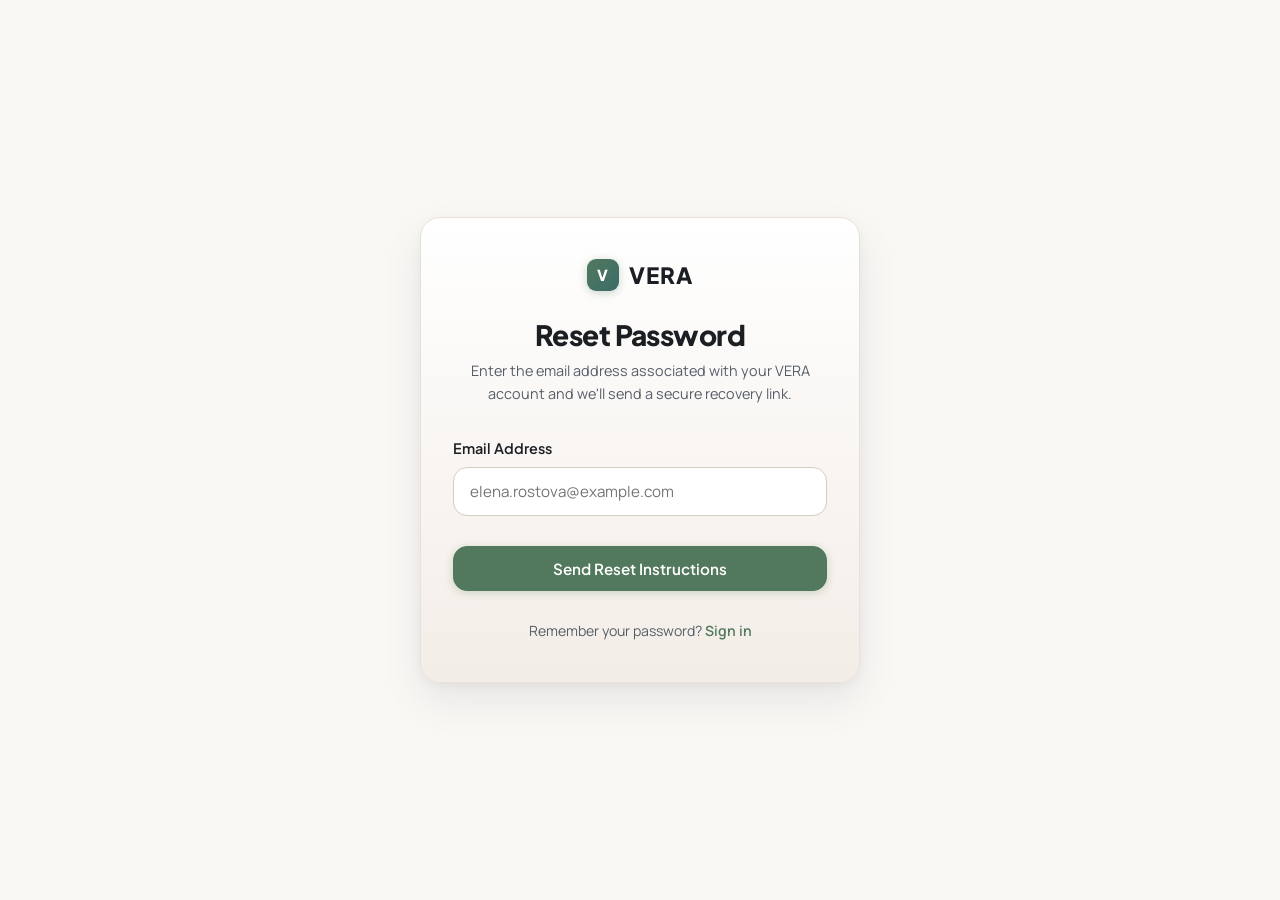
<file: forgot-password.html>
<!DOCTYPE html>
<html lang="en" data-theme="light">
<head>
  <meta charset="UTF-8">
  <meta name="viewport" content="width=device-width, initial-scale=1.0">
  <title>Reset Password — VERA Wellness & Recovery</title>
  <meta name="description" content="Reset your VERA account credentials safely and securely.">
  <link rel="icon" type="image/svg+xml" href="assets/images/favicon.svg">

  <!-- Core CSS -->
  <link rel="stylesheet" href="assets/css/style.css">
  <link rel="stylesheet" href="assets/css/components.css">
  <link rel="stylesheet" href="assets/css/responsive.css">
</head>
<body style="min-height: 100vh; display: flex; align-items: center; justify-content: center; background-color: var(--bg-primary); padding: 2rem 1rem;">

  <!-- Main Content Card -->
  <main style="width: 100%; max-width: 440px;">
    <div class="card card-warm" style="width: 100%; box-shadow: var(--shadow-lg); padding: 2.5rem 2rem;">
      
      <!-- Brand Top Center -->
      <div style="display: flex; justify-content: center; margin-bottom: 1.5rem;">
        <a href="index.html" class="navbar-brand" style="justify-content: center;">
          <span class="brand-icon">V</span>
          <span>VERA</span>
        </a>
      </div>

      <div style="text-align: center; margin-bottom: 2rem;">
        <h1 style="font-size: 1.75rem; margin-bottom: 0.4rem;">Reset Password</h1>
        <p style="font-size: 0.9rem; color: var(--text-secondary); margin: 0;">
          Enter the email address associated with your VERA account and we'll send a secure recovery link.
        </p>
      </div>

      <div id="resetStatusMessage" style="display: none; margin-bottom: 1.5rem;"></div>

      <form id="forgotPasswordForm">
        <div class="form-group">
          <label class="form-label" for="resetEmail">Email Address</label>
          <input type="email" id="resetEmail" class="form-control" placeholder="elena.rostova@example.com" required>
        </div>

        <button type="submit" class="btn btn-primary" style="width: 100%; margin-top: 0.5rem;">Send Reset Instructions</button>
      </form>

      <div style="text-align: center; margin-top: 1.8rem; font-size: 0.88rem; color: var(--text-secondary);">
        Remember your password? <a href="login.html" class="auth-link" style="font-weight: 600;">Sign in</a>
      </div>

    </div>
  </main>

  <!-- Scripts -->
  <script src="assets/js/notifications.js"></script>
  <script src="assets/js/auth.js"></script>
</body>
</html>
</file>
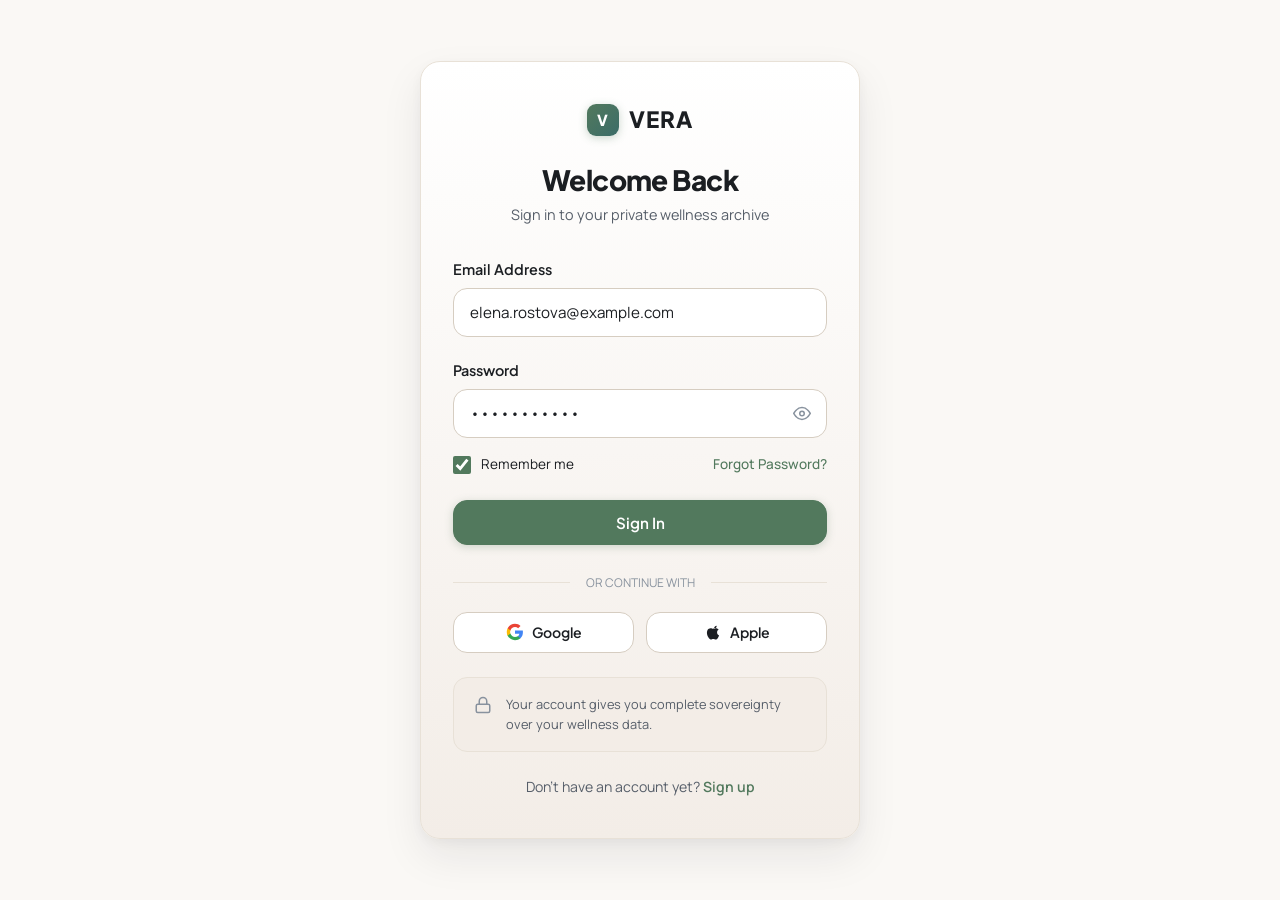
<file: login.html>
<!DOCTYPE html>
<html lang="en" data-theme="light">

<head>
  <meta charset="UTF-8">
  <meta name="viewport" content="width=device-width, initial-scale=1.0">
  <title>Login — VERA Wellness & Recovery</title>
  <meta name="description" content="Sign in to your private VERA wellness and recovery management space.">
  <link rel="icon" type="image/svg+xml" href="assets/images/favicon.svg">

  <!-- Core CSS -->
  <link rel="stylesheet" href="assets/css/style.css">
  <link rel="stylesheet" href="assets/css/components.css">
  <link rel="stylesheet" href="assets/css/responsive.css">
</head>

<body style="min-height: 100vh; display: flex; align-items: center; justify-content: center; background-color: var(--bg-primary); padding: 2rem 1rem;">

  <!-- Login Main Card -->
  <main style="width: 100%; max-width: 440px;">
    <div class="card card-warm" style="width: 100%; box-shadow: var(--shadow-lg); padding: 2.5rem 2rem;">

      <!-- Brand Top Center -->
      <div style="display: flex; justify-content: center; margin-bottom: 1.5rem;">
        <a href="index.html" class="navbar-brand" style="justify-content: center;">
          <span class="brand-icon">V</span>
          <span>VERA</span>
        </a>
      </div>

      <div style="text-align: center; margin-bottom: 2rem;">
        <h1 style="font-size: 1.75rem; margin-bottom: 0.4rem;">Welcome Back</h1>
        <p style="font-size: 0.9rem; color: var(--text-secondary); margin: 0;">Sign in to your private wellness archive</p>
      </div>

      <form id="loginForm">
        <!-- Input fields in separate lines -->
        <div class="form-group">
          <label class="form-label" for="email">Email Address</label>
          <input type="email" id="email" class="form-control" placeholder="elena.rostova@example.com"
            value="elena.rostova@example.com" required>
        </div>

        <div class="form-group" style="margin-bottom: 1rem;">
          <label class="form-label" for="password">Password</label>
          <div class="password-input-wrap">
            <input type="password" id="password" class="form-control" value="password123" placeholder="Enter your password" required>
            <button type="button" class="password-toggle-btn" aria-label="Show password" tabindex="-1">
              <svg class="eye-icon eye-show" width="18" height="18" viewBox="0 0 24 24" fill="none" stroke="currentColor" stroke-width="2" stroke-linecap="round" stroke-linejoin="round">
                <path d="M1 12s4-8 11-8 11 8 11 8-4 8-11 8-11-8-11-8z"></path>
                <circle cx="12" cy="12" r="3"></circle>
              </svg>
              <svg class="eye-icon eye-hide" style="display: none;" width="18" height="18" viewBox="0 0 24 24" fill="none" stroke="currentColor" stroke-width="2" stroke-linecap="round" stroke-linejoin="round">
                <path d="M17.94 17.94A10.07 10.07 0 0 1 12 20c-7 0-11-8-11-8a18.45 18.45 0 0 1 5.06-5.94M9.9 4.24A9.12 9.12 0 0 1 12 4c7 0 11 8 11 8a18.5 18.5 0 0 1-2.16 3.19m-6.72-1.07a3 3 0 1 1-4.24-4.24"></path>
                <line x1="1" y1="1" x2="23" y2="23"></line>
              </svg>
            </button>
          </div>
        </div>

        <!-- Forgot Password in SAME line with Remember Me -->
        <div style="display: flex; align-items: center; justify-content: space-between; margin-bottom: 1.5rem;">
          <label class="custom-check-group" style="margin-bottom: 0;">
            <input type="checkbox" id="rememberMe" checked>
            <span style="font-size: 0.85rem;">Remember me</span>
          </label>
          <a href="forgot-password.html" class="auth-link" style="font-size: 0.85rem;">Forgot Password?</a>
        </div>

        <button type="submit" class="btn btn-primary" style="width: 100%;">Sign In</button>
      </form>

      <!-- Bottom Google and Apple Social Sign-in -->
      <div style="display: flex; align-items: center; gap: 1rem; margin: 1.75rem 0 1.25rem 0;">
        <div style="flex: 1; height: 1px; background-color: var(--border-subtle);"></div>
        <span style="font-size: 0.75rem; color: var(--text-muted); text-transform: uppercase;">or continue with</span>
        <div style="flex: 1; height: 1px; background-color: var(--border-subtle);"></div>
      </div>

      <div style="display: grid; grid-template-columns: 1fr 1fr; gap: 0.75rem; margin-bottom: 1rem;">
        <button type="button" class="btn btn-secondary" id="btnGoogleLogin"
          style="display: flex; align-items: center; justify-content: center; gap: 0.5rem; font-size: 0.88rem; padding: 0.65rem 0.5rem;">
          <svg width="18" height="18" viewBox="0 0 24 24">
            <path fill="#4285F4"
              d="M22.56 12.25c0-.78-.07-1.53-.2-2.25H12v4.26h5.92c-.26 1.37-1.04 2.53-2.21 3.31v2.77h3.57c2.08-1.92 3.28-4.74 3.28-8.09z" />
            <path fill="#34A853"
              d="M12 23c2.97 0 5.46-.98 7.28-2.66l-3.57-2.77c-.98.66-2.23 1.06-3.71 1.06-2.86 0-5.29-1.93-6.16-4.53H2.18v2.84C3.99 20.53 7.7 23 12 23z" />
            <path fill="#FBBC05"
              d="M5.84 14.09c-.22-.66-.35-1.36-.35-2.09s.13-1.43.35-2.09V7.06H2.18C1.43 8.55 1 10.22 1 12s.43 3.45 1.18 4.94l2.85-2.22.81-.63z" />
            <path fill="#EA4335"
              d="M12 5.38c1.62 0 3.06.56 4.21 1.64l3.15-3.15C17.45 2.09 14.97 1 12 1 7.7 1 3.99 3.47 2.18 7.06l3.66 2.84c.87-2.6 3.3-4.52 6.16-4.52z" />
          </svg>
          <span>Google</span>
        </button>

        <button type="button" class="btn btn-secondary" id="btnAppleLogin"
          style="display: flex; align-items: center; justify-content: center; gap: 0.5rem; font-size: 0.88rem; padding: 0.65rem 0.5rem;">
          <svg width="18" height="18" viewBox="0 0 24 24" fill="currentColor">
            <path d="M18.71 19.5c-.83 1.24-1.71 2.45-3.05 2.47-1.34.03-1.77-.79-3.29-.79-1.53 0-2 .77-3.27.82-1.31.05-2.3-1.32-3.14-2.53C4.25 17 2.94 12.45 4.7 9.39c.87-1.52 2.43-2.48 4.12-2.51 1.28-.02 2.5.87 3.29.87.78 0 2.26-1.07 3.81-.91.65.03 2.47.26 3.64 1.98-.09.06-2.17 1.28-2.15 3.81.03 3.02 2.65 4.03 2.68 4.04-.03.07-.42 1.44-1.38 2.83M15.97 6.37c.61-.75 1.04-1.8 0.92-2.87-.9.04-2 .6-2.64 1.36-.57.65-1.06 1.73-.93 2.76 1.02.08 2.05-.5 2.65-1.25z"/>
          </svg>
          <span>Apple</span>
        </button>
      </div>

      <!-- Trust Notice -->
      <div class="disclaimer-box" style="margin-top: 1.5rem; font-size: 0.8rem;">
        <svg class="disclaimer-icon" viewBox="0 0 24 24" fill="none" stroke="currentColor" stroke-width="2">
          <rect x="3" y="11" width="18" height="11" rx="2" ry="2"></rect>
          <path d="M7 11V7a5 5 0 0 1 10 0v4"></path>
        </svg>
        <div>
          Your account gives you complete sovereignty over your wellness data.
        </div>
      </div>

      <div style="text-align: center; margin-top: 1.5rem; font-size: 0.88rem; color: var(--text-secondary);">
        Don't have an account yet? <a href="signup.html" class="auth-link" style="font-weight: 600;">Sign up</a>
      </div>

    </div>
  </main>

  <!-- Scripts -->
  <script src="assets/js/notifications.js"></script>
  <script src="assets/js/auth.js"></script>
</body>

</html>
</file>
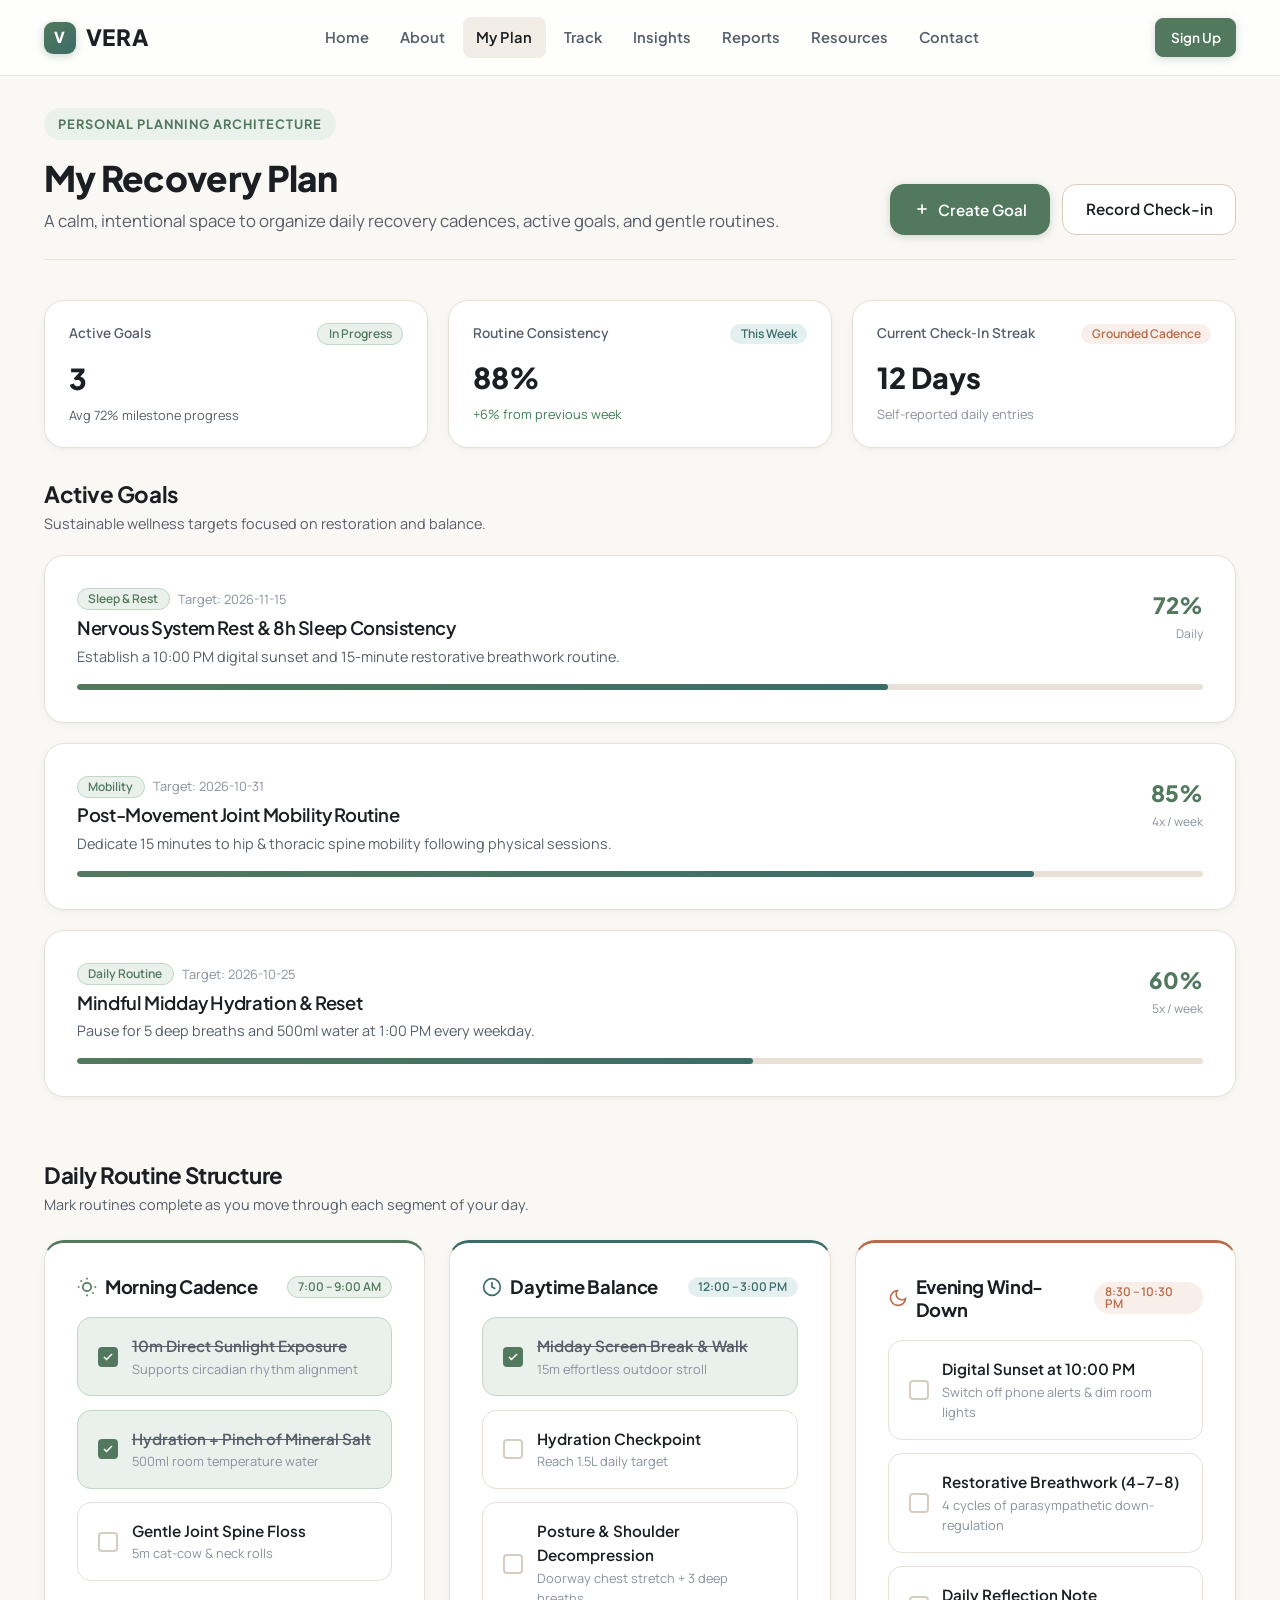
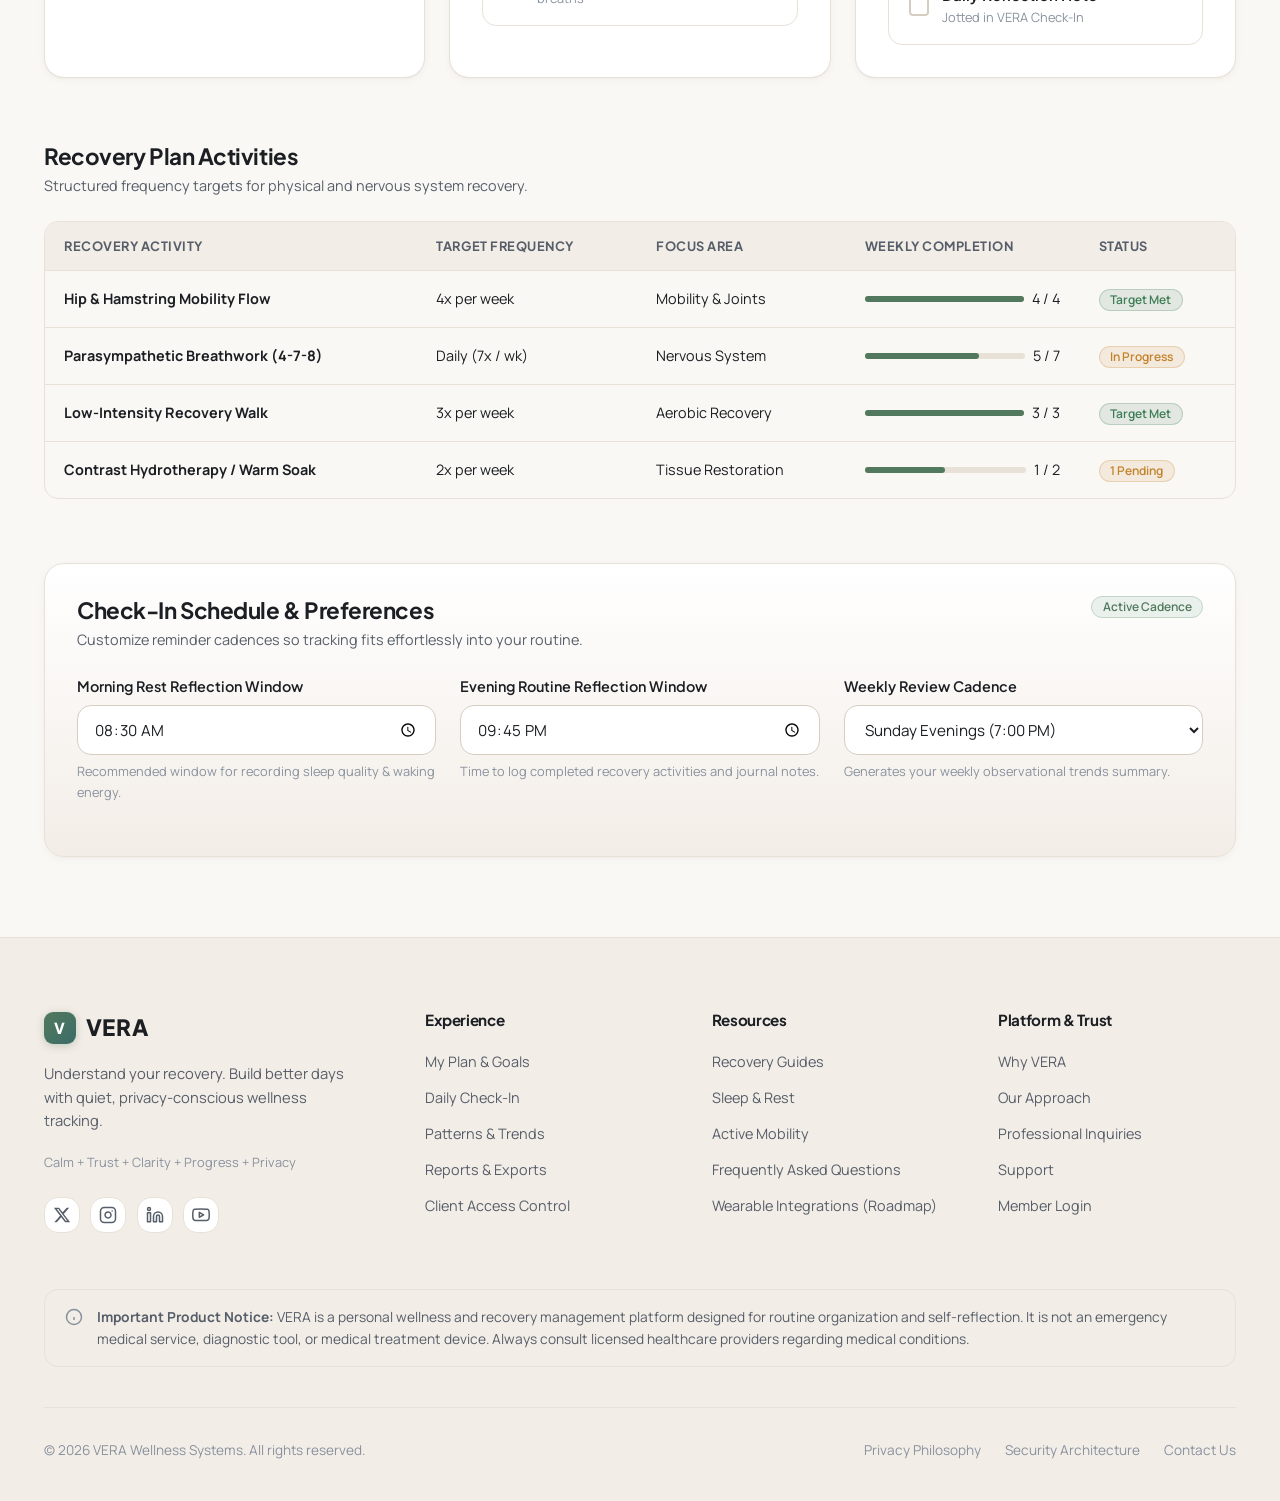
<file: my-plan.html>
<!DOCTYPE html>
<html lang="en" data-theme="light">
<head>
  <meta charset="UTF-8">
  <meta name="viewport" content="width=device-width, initial-scale=1.0">
  <title>My Plan — VERA Wellness & Recovery</title>
  <meta name="description" content="Personal recovery planning interface. Organize goals, daily morning, daytime, and evening routines, and recovery schedules.">

  <link rel="icon" type="image/svg+xml" href="assets/images/favicon.svg">

  <!-- Core CSS -->
  <link rel="stylesheet" href="assets/css/style.css">
  <link rel="stylesheet" href="assets/css/components.css">
  <link rel="stylesheet" href="assets/css/responsive.css">
</head>
<body>

  <!-- Sticky SaaS Navbar -->
  <header class="navbar-vera" role="banner">
    <div class="container navbar-container">
      <a href="index.html" class="navbar-brand" aria-label="VERA Home">
        <span class="brand-icon">V</span>
        <span>VERA</span>
      </a>

      <!-- Desktop Nav Menu (No dropdowns, includes Contact) -->
      <nav class="nav-menu" role="navigation" aria-label="Primary Navigation">
        <a href="index.html" class="nav-link">Home</a>
        <a href="about.html" class="nav-link">About</a>
        <a href="my-plan.html" class="nav-link active">My Plan</a>
        <a href="track.html" class="nav-link">Track</a>
        <a href="insights.html" class="nav-link">Insights</a>
        <a href="reports.html" class="nav-link">Reports</a>
        <a href="resources.html" class="nav-link">Resources</a>
        <a href="contact.html" class="nav-link">Contact</a>
      </nav>

      <!-- Right Navbar Controls (Sign Up & Mobile Menu) -->
      <div class="navbar-actions">
        <a href="signup.html" class="btn btn-primary btn-sm">Sign Up</a>
        <button type="button" class="hamburger-btn" id="hamburgerToggleBtn" aria-label="Open mobile menu">
          <svg width="24" height="24" viewBox="0 0 24 24" fill="none" stroke="currentColor" stroke-width="2"><line x1="3" y1="12" x2="21" y2="12"></line><line x1="3" y1="6" x2="21" y2="6"></line><line x1="3" y1="18" x2="21" y2="18"></line></svg>
        </button>
      </div>
    </div>
  </header>

  <!-- Mobile Navigation Drawer -->
  <div class="mobile-nav-overlay" id="mobileNavOverlay" role="dialog" aria-modal="true" aria-label="Mobile Navigation">
    <div class="mobile-nav-drawer">
      <div class="mobile-drawer-header">
        <a href="index.html" class="navbar-brand">
          <span class="brand-icon">V</span>
          <span>VERA</span>
        </a>
        <button type="button" class="mobile-close-btn" id="closeMobileNavBtn" aria-label="Close menu">
          <svg width="22" height="22" viewBox="0 0 24 24" fill="none" stroke="currentColor" stroke-width="2"><line x1="18" y1="6" x2="6" y2="18"></line><line x1="6" y1="6" x2="18" y2="18"></line></svg>
        </button>
      </div>

      <nav class="mobile-nav-list">
        <a href="index.html" class="mobile-nav-link">Home</a>
        <a href="about.html" class="mobile-nav-link">About</a>
        <a href="my-plan.html" class="mobile-nav-link active">My Plan</a>
        <a href="track.html" class="mobile-nav-link">Track</a>
        <a href="insights.html" class="mobile-nav-link">Insights</a>
        <a href="reports.html" class="mobile-nav-link">Reports</a>
        <a href="resources.html" class="mobile-nav-link">Resources</a>
        <a href="contact.html" class="mobile-nav-link">Contact</a>
      </nav>

      <div class="mobile-drawer-footer">
        <a href="signup.html" class="btn btn-primary" style="width: 100%; text-align: center;">Sign Up</a>
      </div>
    </div>
  </div>

  <!-- Main Content -->
  <main class="page-wrapper" id="mainContent">
    <div class="container" style="padding-top: 2rem; padding-bottom: 5rem;">
      
      <!-- Page Header -->
      <div style="display: flex; align-items: flex-end; justify-content: space-between; flex-wrap: wrap; gap: 1.5rem; margin-bottom: 2.5rem; border-bottom: 1px solid var(--border-subtle); padding-bottom: 1.5rem;">
        <div>
          <span class="section-tag">Personal Planning Architecture</span>
          <h1 style="font-size: 2.2rem; margin-bottom: 0.5rem;">My Recovery Plan</h1>
          <p style="margin: 0; font-size: 1.05rem; color: var(--text-secondary);">
            A calm, intentional space to organize daily recovery cadences, active goals, and gentle routines.
          </p>
        </div>
        <div style="display: flex; gap: 0.75rem;">
          <button type="button" class="btn btn-primary" id="btnOpenNewGoalModal">
            <svg width="16" height="16" viewBox="0 0 24 24" fill="none" stroke="currentColor" stroke-width="2.5"><line x1="12" y1="5" x2="12" y2="19"></line><line x1="5" y1="12" x2="19" y2="12"></line></svg>
            Create Goal
          </button>
          <a href="track.html" class="btn btn-secondary">Record Check-in</a>
        </div>
      </div>

      <!-- Quick Metrics Ribbon -->
      <div class="stats-grid">
        <div class="stat-card">
          <div class="stat-header">
            <span class="stat-label">Active Goals</span>
            <span class="badge badge-sage">In Progress</span>
          </div>
          <div class="stat-value">3</div>
          <div class="stat-meta" style="color: var(--text-secondary);">Avg 72% milestone progress</div>
        </div>

        <div class="stat-card">
          <div class="stat-header">
            <span class="stat-label">Routine Consistency</span>
            <span class="badge badge-teal">This Week</span>
          </div>
          <div class="stat-value">88%</div>
          <div class="stat-meta" style="color: var(--status-active);">+6% from previous week</div>
        </div>

        <div class="stat-card">
          <div class="stat-header">
            <span class="stat-label">Current Check-In Streak</span>
            <span class="badge badge-warm">Grounded Cadence</span>
          </div>
          <div class="stat-value">12 Days</div>
          <div class="stat-meta" style="color: var(--text-muted);">Self-reported daily entries</div>
        </div>
      </div>

      <!-- SECTION 1: GOALS (#goals) -->
      <section id="goals" style="margin-bottom: 4rem; scroll-margin-top: 6rem;">
        <div style="display: flex; align-items: center; justify-content: space-between; margin-bottom: 1.25rem;">
          <div>
            <h2 style="font-size: 1.4rem; margin-bottom: 0.25rem;">Active Goals</h2>
            <p style="font-size: 0.9rem; color: var(--text-secondary); margin: 0;">Sustainable wellness targets focused on restoration and balance.</p>
          </div>
        </div>

        <div id="goalsListContainer">
          <!-- Populated via goals.js -->
        </div>
      </section>

      <!-- SECTION 2: DAILY ROUTINE (#routine) -->
      <section id="routine" style="margin-bottom: 4rem; scroll-margin-top: 6rem;">
        <div style="margin-bottom: 1.5rem;">
          <h2 style="font-size: 1.4rem; margin-bottom: 0.25rem;">Daily Routine Structure</h2>
          <p style="font-size: 0.9rem; color: var(--text-secondary); margin: 0;">Mark routines complete as you move through each segment of your day.</p>
        </div>

        <div class="routines-grid card-grid-tab-center">
          
          <!-- Morning Routine -->
          <div class="card card-sage-accent">
            <div style="display: flex; align-items: center; justify-content: space-between; margin-bottom: 1.2rem;">
              <div style="display: flex; align-items: center; gap: 0.5rem;">
                <svg width="20" height="20" style="color: var(--accent-sage);" viewBox="0 0 24 24" fill="none" stroke="currentColor" stroke-width="2"><circle cx="12" cy="12" r="5"></circle><line x1="12" y1="1" x2="12" y2="3"></line><line x1="12" y1="21" x2="12" y2="23"></line><line x1="4.22" y1="4.22" x2="5.64" y2="5.64"></line><line x1="18.36" y1="18.36" x2="19.78" y2="19.78"></line><line x1="1" y1="12" x2="3" y2="12"></line><line x1="21" y1="12" x2="23" y2="12"></line></svg>
                <h3 style="font-size: 1.15rem;">Morning Cadence</h3>
              </div>
              <span class="badge badge-sage">7:00 – 9:00 AM</span>
            </div>

            <div class="routine-list">
              <div class="routine-item done routine-check-item">
                <div class="routine-item-left">
                  <div class="activity-checkbox" style="background-color: var(--accent-sage); border-color: var(--accent-sage);"><svg width="12" height="12" viewBox="0 0 24 24" fill="none" stroke="currentColor" stroke-width="3"><polyline points="20 6 9 17 4 12"></polyline></svg></div>
                  <div>
                    <div class="routine-title">10m Direct Sunlight Exposure</div>
                    <div class="routine-meta">Supports circadian rhythm alignment</div>
                  </div>
                </div>
              </div>

              <div class="routine-item done routine-check-item">
                <div class="routine-item-left">
                  <div class="activity-checkbox" style="background-color: var(--accent-sage); border-color: var(--accent-sage);"><svg width="12" height="12" viewBox="0 0 24 24" fill="none" stroke="currentColor" stroke-width="3"><polyline points="20 6 9 17 4 12"></polyline></svg></div>
                  <div>
                    <div class="routine-title">Hydration + Pinch of Mineral Salt</div>
                    <div class="routine-meta">500ml room temperature water</div>
                  </div>
                </div>
              </div>

              <div class="routine-item routine-check-item">
                <div class="routine-item-left">
                  <div class="activity-checkbox"></div>
                  <div>
                    <div class="routine-title">Gentle Joint Spine Floss</div>
                    <div class="routine-meta">5m cat-cow & neck rolls</div>
                  </div>
                </div>
              </div>
            </div>
          </div>

          <!-- Daytime Routine -->
          <div class="card" style="border-top: 3px solid var(--accent-teal);">
            <div style="display: flex; align-items: center; justify-content: space-between; margin-bottom: 1.2rem;">
              <div style="display: flex; align-items: center; gap: 0.5rem;">
                <svg width="20" height="20" style="color: var(--accent-teal);" viewBox="0 0 24 24" fill="none" stroke="currentColor" stroke-width="2"><circle cx="12" cy="12" r="10"></circle><polyline points="12 6 12 12 16 14"></polyline></svg>
                <h3 style="font-size: 1.15rem;">Daytime Balance</h3>
              </div>
              <span class="badge badge-teal">12:00 – 3:00 PM</span>
            </div>

            <div class="routine-list">
              <div class="routine-item done routine-check-item">
                <div class="routine-item-left">
                  <div class="activity-checkbox" style="background-color: var(--accent-sage); border-color: var(--accent-sage);"><svg width="12" height="12" viewBox="0 0 24 24" fill="none" stroke="currentColor" stroke-width="3"><polyline points="20 6 9 17 4 12"></polyline></svg></div>
                  <div>
                    <div class="routine-title">Midday Screen Break & Walk</div>
                    <div class="routine-meta">15m effortless outdoor stroll</div>
                  </div>
                </div>
              </div>

              <div class="routine-item routine-check-item">
                <div class="routine-item-left">
                  <div class="activity-checkbox"></div>
                  <div>
                    <div class="routine-title">Hydration Checkpoint</div>
                    <div class="routine-meta">Reach 1.5L daily target</div>
                  </div>
                </div>
              </div>

              <div class="routine-item routine-check-item">
                <div class="routine-item-left">
                  <div class="activity-checkbox"></div>
                  <div>
                    <div class="routine-title">Posture & Shoulder Decompression</div>
                    <div class="routine-meta">Doorway chest stretch + 3 deep breaths</div>
                  </div>
                </div>
              </div>
            </div>
          </div>

          <!-- Evening Routine -->
          <div class="card" style="border-top: 3px solid var(--accent-warm);">
            <div style="display: flex; align-items: center; justify-content: space-between; margin-bottom: 1.2rem;">
              <div style="display: flex; align-items: center; gap: 0.5rem;">
                <svg width="20" height="20" style="color: var(--accent-warm);" viewBox="0 0 24 24" fill="none" stroke="currentColor" stroke-width="2"><path d="M21 12.79A9 9 0 1 1 11.21 3 7 7 0 0 0 21 12.79z"></path></svg>
                <h3 style="font-size: 1.15rem;">Evening Wind-Down</h3>
              </div>
              <span class="badge badge-warm">8:30 – 10:30 PM</span>
            </div>

            <div class="routine-list">
              <div class="routine-item routine-check-item">
                <div class="routine-item-left">
                  <div class="activity-checkbox"></div>
                  <div>
                    <div class="routine-title">Digital Sunset at 10:00 PM</div>
                    <div class="routine-meta">Switch off phone alerts & dim room lights</div>
                  </div>
                </div>
              </div>

              <div class="routine-item routine-check-item">
                <div class="routine-item-left">
                  <div class="activity-checkbox"></div>
                  <div>
                    <div class="routine-title">Restorative Breathwork (4-7-8)</div>
                    <div class="routine-meta">4 cycles of parasympathetic down-regulation</div>
                  </div>
                </div>
              </div>

              <div class="routine-item routine-check-item">
                <div class="routine-item-left">
                  <div class="activity-checkbox"></div>
                  <div>
                    <div class="routine-title">Daily Reflection Note</div>
                    <div class="routine-meta">Jotted in VERA Check-In</div>
                  </div>
                </div>
              </div>
            </div>
          </div>
        </div>
      </section>

      <!-- SECTION 3: RECOVERY PLAN (#recovery-plan) -->
      <section id="recovery-plan" style="margin-bottom: 4rem; scroll-margin-top: 6rem;">
        <div style="margin-bottom: 1.5rem;">
          <h2 style="font-size: 1.4rem; margin-bottom: 0.25rem;">Recovery Plan Activities</h2>
          <p style="font-size: 0.9rem; color: var(--text-secondary); margin: 0;">Structured frequency targets for physical and nervous system recovery.</p>
        </div>

        <div class="table-responsive">
          <table class="data-table">
            <thead>
              <tr>
                <th>Recovery Activity</th>
                <th>Target Frequency</th>
                <th>Focus Area</th>
                <th>Weekly Completion</th>
                <th>Status</th>
              </tr>
            </thead>
            <tbody>
              <tr>
                <td><strong>Hip & Hamstring Mobility Flow</strong></td>
                <td>4x per week</td>
                <td>Mobility & Joints</td>
                <td>
                  <div style="display: flex; align-items: center; gap: 0.5rem;">
                    <div style="flex: 1; height: 6px; background-color: var(--border-subtle); border-radius: var(--radius-full); width: 80px;">
                      <div style="width: 100%; height: 100%; background-color: var(--accent-sage); border-radius: var(--radius-full);"></div>
                    </div>
                    <span>4 / 4</span>
                  </div>
                </td>
                <td><span class="badge badge-active">Target Met</span></td>
              </tr>
              <tr>
                <td><strong>Parasympathetic Breathwork (4-7-8)</strong></td>
                <td>Daily (7x / wk)</td>
                <td>Nervous System</td>
                <td>
                  <div style="display: flex; align-items: center; gap: 0.5rem;">
                    <div style="flex: 1; height: 6px; background-color: var(--border-subtle); border-radius: var(--radius-full); width: 80px;">
                      <div style="width: 71%; height: 100%; background-color: var(--accent-sage); border-radius: var(--radius-full);"></div>
                    </div>
                    <span>5 / 7</span>
                  </div>
                </td>
                <td><span class="badge badge-pending">In Progress</span></td>
              </tr>
              <tr>
                <td><strong>Low-Intensity Recovery Walk</strong></td>
                <td>3x per week</td>
                <td>Aerobic Recovery</td>
                <td>
                  <div style="display: flex; align-items: center; gap: 0.5rem;">
                    <div style="flex: 1; height: 6px; background-color: var(--border-subtle); border-radius: var(--radius-full); width: 80px;">
                      <div style="width: 100%; height: 100%; background-color: var(--accent-sage); border-radius: var(--radius-full);"></div>
                    </div>
                    <span>3 / 3</span>
                  </div>
                </td>
                <td><span class="badge badge-active">Target Met</span></td>
              </tr>
              <tr>
                <td><strong>Contrast Hydrotherapy / Warm Soak</strong></td>
                <td>2x per week</td>
                <td>Tissue Restoration</td>
                <td>
                  <div style="display: flex; align-items: center; gap: 0.5rem;">
                    <div style="flex: 1; height: 6px; background-color: var(--border-subtle); border-radius: var(--radius-full); width: 80px;">
                      <div style="width: 50%; height: 100%; background-color: var(--accent-sage); border-radius: var(--radius-full);"></div>
                    </div>
                    <span>1 / 2</span>
                  </div>
                </td>
                <td><span class="badge badge-pending">1 Pending</span></td>
              </tr>
            </tbody>
          </table>
        </div>
      </section>

      <!-- SECTION 4: CHECK-IN SCHEDULE (#schedule) -->
      <section id="schedule" style="scroll-margin-top: 6rem;">
        <div class="card card-warm">
          <div style="display: flex; align-items: flex-start; justify-content: space-between; flex-wrap: wrap; gap: 1rem; margin-bottom: 1.5rem;">
            <div>
              <h2 style="font-size: 1.4rem; margin-bottom: 0.25rem;">Check-In Schedule & Preferences</h2>
              <p style="font-size: 0.9rem; color: var(--text-secondary); margin: 0;">Customize reminder cadences so tracking fits effortlessly into your routine.</p>
            </div>
            <span class="badge badge-sage">Active Cadence</span>
          </div>

          <div class="schedule-grid card-grid-tab-center">
            <div class="form-group">
              <label class="form-label" for="dailyCheckinTime">Morning Rest Reflection Window</label>
              <input type="time" class="form-control" id="dailyCheckinTime" value="08:30">
              <div class="form-help">Recommended window for recording sleep quality & waking energy.</div>
            </div>

            <div class="form-group">
              <label class="form-label" for="eveningCheckinTime">Evening Routine Reflection Window</label>
              <input type="time" class="form-control" id="eveningCheckinTime" value="21:45">
              <div class="form-help">Time to log completed recovery activities and journal notes.</div>
            </div>

            <div class="form-group">
              <label class="form-label">Weekly Review Cadence</label>
              <select class="form-select">
                <option selected>Sunday Evenings (7:00 PM)</option>
                <option>Monday Mornings (8:00 AM)</option>
                <option>Custom Notification Day</option>
              </select>
              <div class="form-help">Generates your weekly observational trends summary.</div>
            </div>
          </div>
        </div>
      </section>

    </div>
  </main>

  <!-- Create Goal Modal -->
  <div class="modal-overlay" id="newGoalModal" role="dialog" aria-modal="true" aria-labelledby="goalModalTitle">
    <div class="modal-card">
      <div class="modal-header">
        <h3 id="goalModalTitle" style="font-size: 1.3rem;">Create New Recovery Goal</h3>
        <button type="button" class="modal-close" id="btnCloseNewGoalModal" aria-label="Close modal">
          <svg width="20" height="20" viewBox="0 0 24 24" fill="none" stroke="currentColor" stroke-width="2"><line x1="18" y1="6" x2="6" y2="18"></line><line x1="6" y1="6" x2="18" y2="18"></line></svg>
        </button>
      </div>

      <form id="newGoalForm">
        <div class="form-group">
          <label class="form-label" for="goalNameInput">Goal Name</label>
          <input type="text" id="goalNameInput" class="form-control" placeholder="e.g. 15m Evening Mobility & Breathwork" required>
        </div>

        <div class="form-group">
          <label class="form-label" for="goalDescInput">Description / Intention</label>
          <textarea id="goalDescInput" class="form-textarea" placeholder="Why is this goal important for your recovery?"></textarea>
        </div>

        <div style="display: grid; grid-template-columns: 1fr 1fr; gap: 1rem;">
          <div class="form-group">
            <label class="form-label" for="goalCategoryInput">Category</label>
            <select id="goalCategoryInput" class="form-select">
              <option value="Sleep & Rest">Sleep & Rest</option>
              <option value="Mobility">Mobility & Movement</option>
              <option value="Stress & Breath">Stress Management</option>
              <option value="Daily Routine">Daily Routine</option>
            </select>
          </div>

          <div class="form-group">
            <label class="form-label" for="goalFrequencyInput">Frequency</label>
            <select id="goalFrequencyInput" class="form-select">
              <option value="Daily">Daily</option>
              <option value="4x / week">4x / week</option>
              <option value="3x / week">3x / week</option>
              <option value="Weekly">Weekly</option>
            </select>
          </div>
        </div>

        <div class="form-group">
          <label class="form-label" for="goalDateInput">Target Milestone Date</label>
          <input type="date" id="goalDateInput" class="form-control" value="2026-11-15">
        </div>

        <div style="display: flex; justify-content: flex-end; gap: 0.75rem; margin-top: 1.5rem;">
          <button type="button" class="btn btn-secondary" onclick="document.getElementById('newGoalModal').classList.remove('open')">Cancel</button>
          <button type="submit" class="btn btn-primary">Save Goal</button>
        </div>
      </form>
    </div>
  </div>

  <!-- Global Footer -->
  <footer class="footer-vera" role="contentinfo">
    <div class="container">
      <div class="footer-grid">
        <div class="footer-brand">
          <a href="index.html" class="navbar-brand">
            <span class="brand-icon">V</span>
            <span>VERA</span>
          </a>
          <p>Understand your recovery. Build better days with quiet, privacy-conscious wellness tracking.</p>
          <div style="margin-top: 1.2rem; font-size: 0.8rem; color: var(--text-muted);">
            Calm + Trust + Clarity + Progress + Privacy
          </div>
          <!-- Social Icons -->
          <div class="footer-social-links">
            <a href="https://twitter.com" target="_blank" rel="noopener noreferrer" class="social-icon-btn" aria-label="Follow VERA on X / Twitter">
              <svg width="18" height="18" viewBox="0 0 24 24" fill="currentColor"><path d="M18.244 2.25h3.308l-7.227 8.26 8.502 11.24H16.17l-5.214-6.817L4.99 21.75H1.68l7.73-8.835L1.254 2.25H8.08l4.713 6.231zm-1.161 17.52h1.833L7.084 4.126H5.117z"/></svg>
            </a>
            <a href="https://instagram.com" target="_blank" rel="noopener noreferrer" class="social-icon-btn" aria-label="Follow VERA on Instagram">
              <svg width="18" height="18" viewBox="0 0 24 24" fill="none" stroke="currentColor" stroke-width="2" stroke-linecap="round" stroke-linejoin="round"><rect x="2" y="2" width="20" height="20" rx="5" ry="5"></rect><path d="M16 11.37A4 4 0 1 1 12.63 8 4 4 0 0 1 16 11.37z"></path><line x1="17.5" y1="6.5" x2="17.51" y2="6.5"></line></svg>
            </a>
            <a href="https://linkedin.com" target="_blank" rel="noopener noreferrer" class="social-icon-btn" aria-label="Connect with VERA on LinkedIn">
              <svg width="18" height="18" viewBox="0 0 24 24" fill="none" stroke="currentColor" stroke-width="2" stroke-linecap="round" stroke-linejoin="round"><path d="M16 8a6 6 0 0 1 6 6v7h-4v-7a2 2 0 0 0-2-2 2 2 0 0 0-2 2v7h-4v-7a6 6 0 0 1 6-6z"></path><rect x="2" y="9" width="4" height="12"></rect><circle cx="4" cy="4" r="2"></circle></svg>
            </a>
            <a href="https://youtube.com" target="_blank" rel="noopener noreferrer" class="social-icon-btn" aria-label="Watch VERA on YouTube">
              <svg width="18" height="18" viewBox="0 0 24 24" fill="none" stroke="currentColor" stroke-width="2" stroke-linecap="round" stroke-linejoin="round"><path d="M22.54 6.42a2.78 2.78 0 0 0-1.94-2C18.88 4 12 4 12 4s-6.88 0-8.6.46a2.78 2.78 0 0 0-1.94 2A29 29 0 0 0 1 11.75a29 29 0 0 0 .46 5.33A2.78 2.78 0 0 0 3.4 19c1.72.46 8.6.46 8.6.46s6.88 0 8.6-.46a2.78 2.78 0 0 0 1.94-2 29 29 0 0 0 .46-5.25 29 29 0 0 0-.46-5.33z"></path><polygon points="9.75 15.02 15.5 11.75 9.75 8.48 9.75 15.02"></polygon></svg>
            </a>
          </div>
        </div>

        <div class="footer-col">
          <h5>Experience</h5>
          <ul class="footer-links">
            <li><a href="my-plan.html">My Plan & Goals</a></li>
            <li><a href="track.html">Daily Check-In</a></li>
            <li><a href="insights.html">Patterns & Trends</a></li>
            <li><a href="reports.html">Reports & Exports</a></li>
            <li><a href="sharing.html">Client Access Control</a></li>
          </ul>
        </div>

        <div class="footer-col">
          <h5>Resources</h5>
          <ul class="footer-links">
            <li><a href="resources.html">Recovery Guides</a></li>
            <li><a href="resources.html">Sleep & Rest</a></li>
            <li><a href="resources.html">Active Mobility</a></li>
            <li><a href="contact.html#faq">Frequently Asked Questions</a></li>
            <li><a href="coming-soon.html">Wearable Integrations (Roadmap)</a></li>
          </ul>
        </div>

        <div class="footer-col">
          <h5>Platform & Trust</h5>
          <ul class="footer-links">
            <li><a href="about.html">Why VERA</a></li>
            <li><a href="about.html#approach">Our Approach</a></li>
            <li><a href="contact.html">Professional Inquiries</a></li>
            <li><a href="contact.html#support">Support</a></li>
            <li><a href="login.html">Member Login</a></li>
          </ul>
        </div>
      </div>

      <div class="disclaimer-box" style="margin-bottom: 2.5rem;">
        <svg class="disclaimer-icon" viewBox="0 0 24 24" fill="none" stroke="currentColor" stroke-width="2"><circle cx="12" cy="12" r="10"></circle><line x1="12" y1="16" x2="12" y2="12"></line><line x1="12" y1="8" x2="12.01" y2="8"></line></svg>
        <div>
          <strong>Important Product Notice:</strong> VERA is a personal wellness and recovery management platform designed for routine organization and self-reflection. It is not an emergency medical service, diagnostic tool, or medical treatment device. Always consult licensed healthcare providers regarding medical conditions.
        </div>
      </div>

      <div class="footer-bottom">
        <div>&copy; 2026 VERA Wellness Systems. All rights reserved.</div>
        <div style="display: flex; gap: 1.5rem;">
          <a href="about.html">Privacy Philosophy</a>
          <a href="contact.html">Security Architecture</a>
          <a href="contact.html">Contact Us</a>
        </div>
      </div>
    </div>
  </footer>

  <!-- Back to Top Button -->
  <button type="button" class="back-to-top-btn" id="backToTopBtn" aria-label="Back to top" title="Back to top">
    <svg width="20" height="20" viewBox="0 0 24 24" fill="none" stroke="currentColor" stroke-width="2.5" stroke-linecap="round" stroke-linejoin="round">
      <polyline points="18 15 12 9 6 15"></polyline>
    </svg>
  </button>

  <!-- Scripts -->
  <script src="assets/js/theme.js"></script>
  <script src="assets/js/notifications.js"></script>
  <script src="assets/js/auth.js"></script>
  <script src="assets/js/goals.js"></script>
  <script src="assets/js/resources.js"></script>
  <script src="assets/js/main.js"></script>
</body>
</html>
</file>
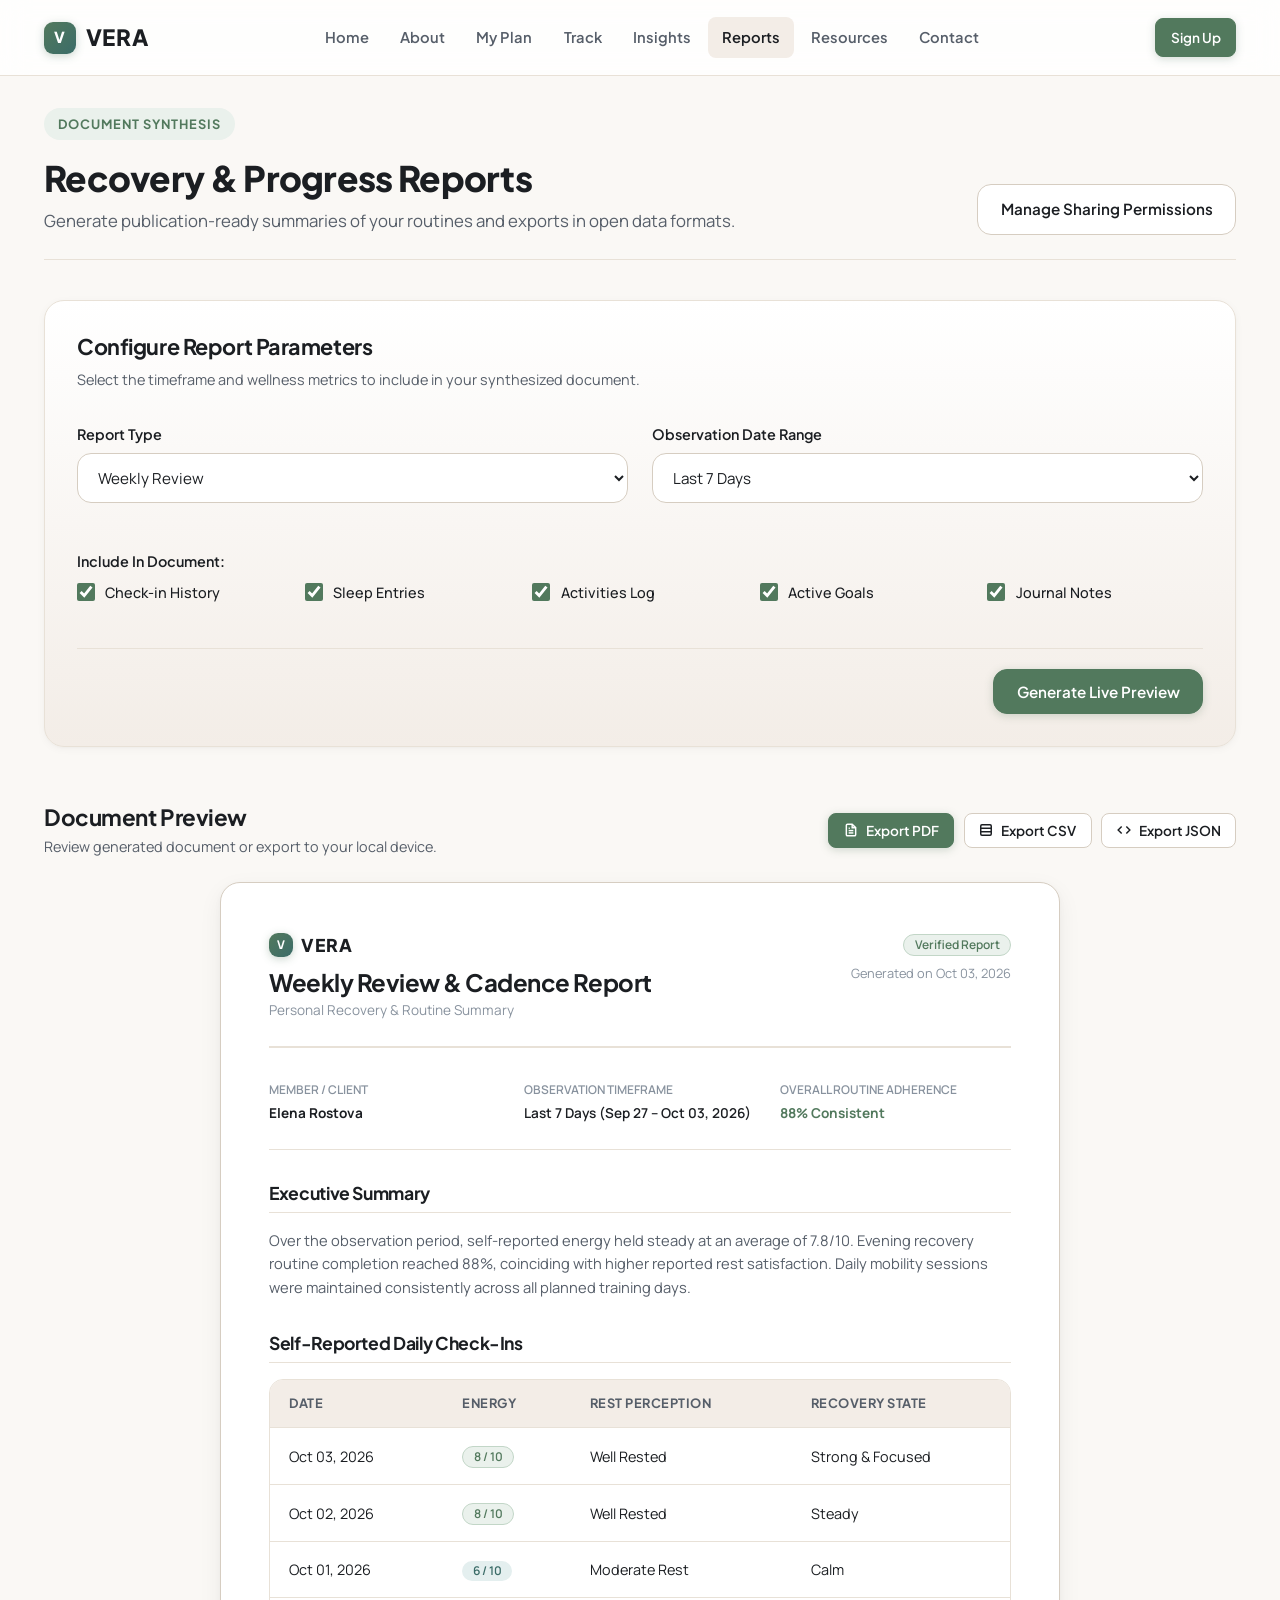
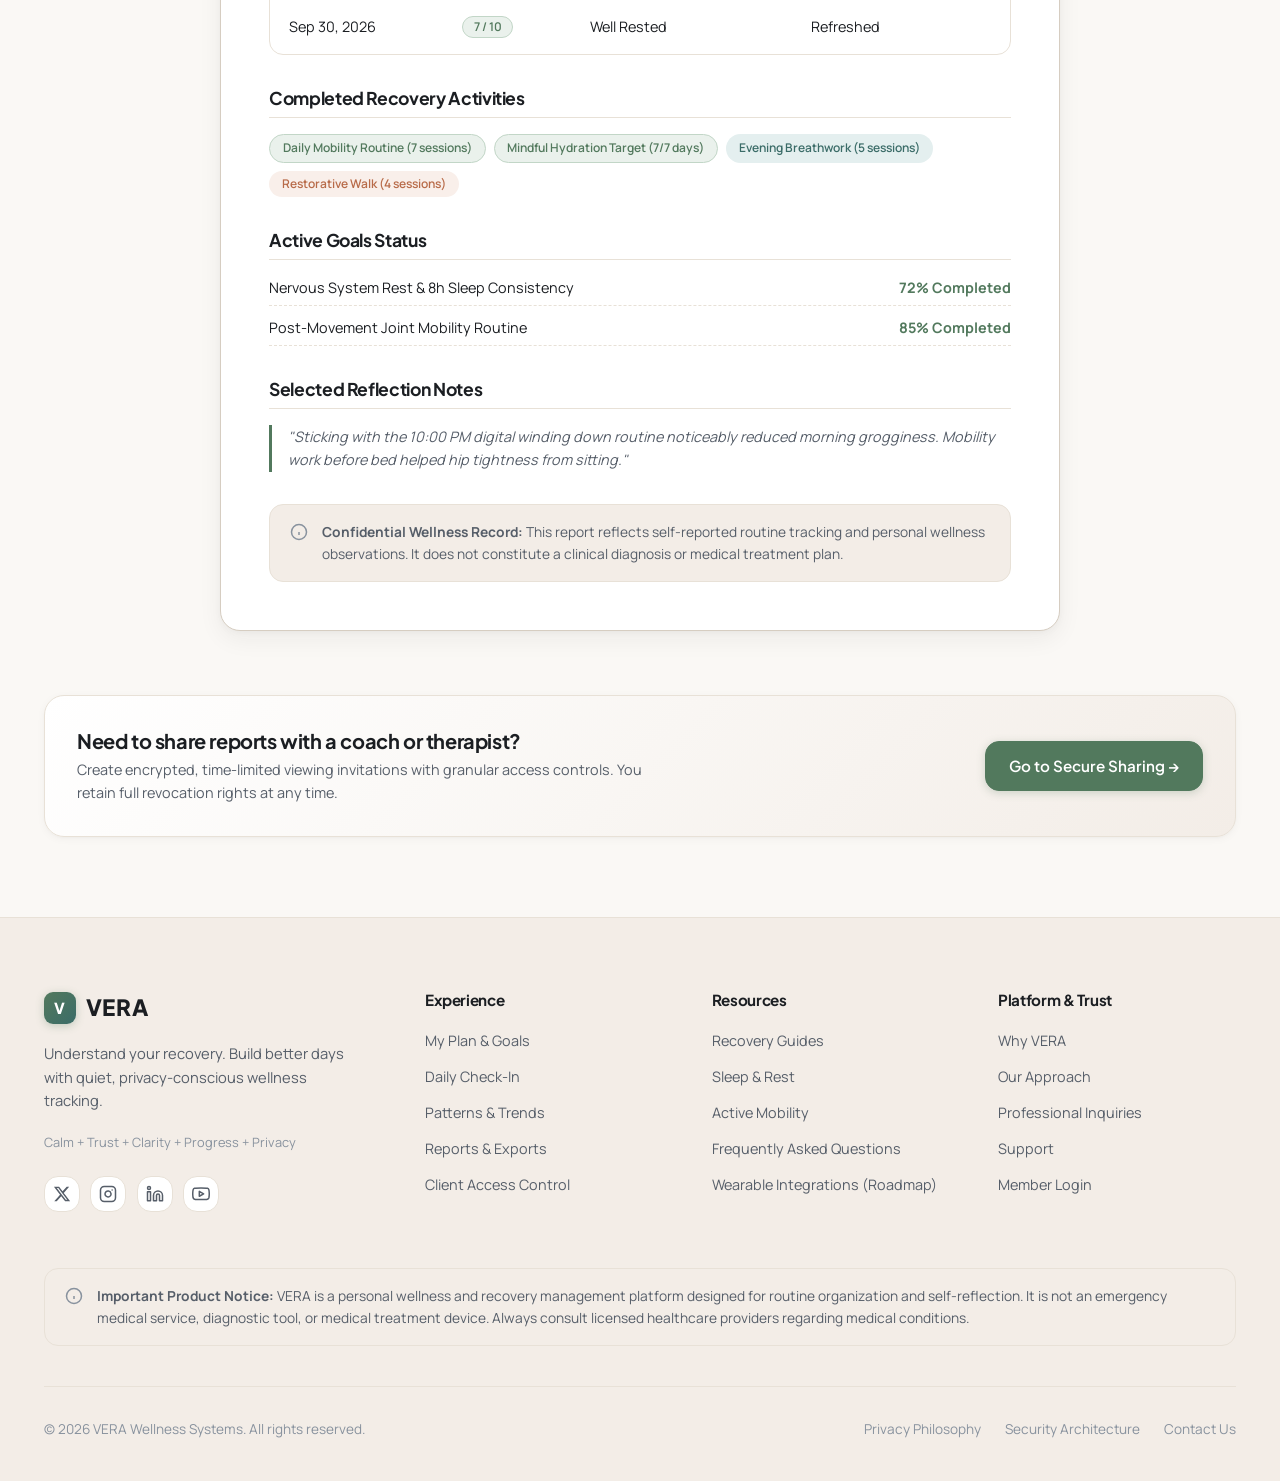
<file: reports.html>
<!DOCTYPE html>
<html lang="en" data-theme="light">
<head>
  <meta charset="UTF-8">
  <meta name="viewport" content="width=device-width, initial-scale=1.0">
  <title>Reports & Data Export — VERA Wellness & Recovery</title>
  <meta name="description" content="Generate comprehensive recovery and routine reports. Export personal progress in PDF, CSV, or JSON formats.">

  <link rel="icon" type="image/svg+xml" href="assets/images/favicon.svg">

  <!-- Core CSS -->
  <link rel="stylesheet" href="assets/css/style.css">
  <link rel="stylesheet" href="assets/css/components.css">
  <link rel="stylesheet" href="assets/css/responsive.css">
</head>
<body>

  <!-- Sticky SaaS Navbar -->
  <header class="navbar-vera" role="banner">
    <div class="container navbar-container">
      <a href="index.html" class="navbar-brand" aria-label="VERA Home">
        <span class="brand-icon">V</span>
        <span>VERA</span>
      </a>

      <!-- Desktop Nav Menu (No dropdowns, includes Contact) -->
      <nav class="nav-menu" role="navigation" aria-label="Primary Navigation">
        <a href="index.html" class="nav-link">Home</a>
        <a href="about.html" class="nav-link">About</a>
        <a href="my-plan.html" class="nav-link">My Plan</a>
        <a href="track.html" class="nav-link">Track</a>
        <a href="insights.html" class="nav-link">Insights</a>
        <a href="reports.html" class="nav-link active">Reports</a>
        <a href="resources.html" class="nav-link">Resources</a>
        <a href="contact.html" class="nav-link">Contact</a>
      </nav>

      <!-- Right Navbar Controls (Sign Up & Mobile Menu) -->
      <div class="navbar-actions">
        <a href="signup.html" class="btn btn-primary btn-sm">Sign Up</a>
        <button type="button" class="hamburger-btn" id="hamburgerToggleBtn" aria-label="Open mobile menu">
          <svg width="24" height="24" viewBox="0 0 24 24" fill="none" stroke="currentColor" stroke-width="2"><line x1="3" y1="12" x2="21" y2="12"></line><line x1="3" y1="6" x2="21" y2="6"></line><line x1="3" y1="18" x2="21" y2="18"></line></svg>
        </button>
      </div>
    </div>
  </header>

  <!-- Mobile Navigation Drawer -->
  <div class="mobile-nav-overlay" id="mobileNavOverlay" role="dialog" aria-modal="true" aria-label="Mobile Navigation">
    <div class="mobile-nav-drawer">
      <div class="mobile-drawer-header">
        <a href="index.html" class="navbar-brand">
          <span class="brand-icon">V</span>
          <span>VERA</span>
        </a>
        <button type="button" class="mobile-close-btn" id="closeMobileNavBtn" aria-label="Close menu">
          <svg width="22" height="22" viewBox="0 0 24 24" fill="none" stroke="currentColor" stroke-width="2"><line x1="18" y1="6" x2="6" y2="18"></line><line x1="6" y1="6" x2="18" y2="18"></line></svg>
        </button>
      </div>

      <nav class="mobile-nav-list">
        <a href="index.html" class="mobile-nav-link">Home</a>
        <a href="about.html" class="mobile-nav-link">About</a>
        <a href="my-plan.html" class="mobile-nav-link">My Plan</a>
        <a href="track.html" class="mobile-nav-link">Track</a>
        <a href="insights.html" class="mobile-nav-link">Insights</a>
        <a href="reports.html" class="mobile-nav-link active">Reports</a>
        <a href="resources.html" class="mobile-nav-link">Resources</a>
        <a href="contact.html" class="mobile-nav-link">Contact</a>
      </nav>

      <div class="mobile-drawer-footer">
        <a href="signup.html" class="btn btn-primary" style="width: 100%; text-align: center;">Sign Up</a>
      </div>
    </div>
  </div>

  <!-- Main Content -->
  <main class="page-wrapper" id="mainContent">
    <div class="container" style="padding-top: 2rem; padding-bottom: 5rem;">

      <!-- Header -->
      <div style="display: flex; align-items: flex-end; justify-content: space-between; flex-wrap: wrap; gap: 1.5rem; margin-bottom: 2.5rem; border-bottom: 1px solid var(--border-subtle); padding-bottom: 1.5rem;">
        <div>
          <span class="section-tag">Document Synthesis</span>
          <h1 style="font-size: 2.2rem; margin-bottom: 0.5rem;">Recovery & Progress Reports</h1>
          <p style="margin: 0; font-size: 1.05rem; color: var(--text-secondary);">
            Generate publication-ready summaries of your routines and exports in open data formats.
          </p>
        </div>
        <div style="display: flex; gap: 0.75rem;">
          <a href="sharing.html" class="btn btn-secondary">Manage Sharing Permissions</a>
        </div>
      </div>

      <!-- SECTION 1: REPORT BUILDER CONFIGURATION (#progress-report) -->
      <section id="progress-report" class="card card-warm" style="margin-bottom: 3.5rem; scroll-margin-top: 6rem;">
        <h2 style="font-size: 1.35rem; margin-bottom: 0.5rem;">Configure Report Parameters</h2>
        <p style="font-size: 0.9rem; color: var(--text-secondary); margin-bottom: 2rem;">
          Select the timeframe and wellness metrics to include in your synthesized document.
        </p>

        <form id="reportConfigForm">
          <div class="card-grid-tab-center" style="margin-bottom: 1.5rem;">
            
            <div class="form-group">
              <label class="form-label" for="reportTypeSelect">Report Type</label>
              <select id="reportTypeSelect" class="form-select">
                <option value="Weekly Review & Cadence Report">Weekly Review</option>
                <option value="Monthly Progress & Consistency Summary">Monthly Progress</option>
                <option value="Routine Adherence Summary">Routine Summary</option>
                <option value="Activity & Mobility Log">Activity Summary</option>
                <option value="Custom Recovery Archive">Custom Report</option>
              </select>
            </div>

            <div class="form-group">
              <label class="form-label" for="reportDateRangeSelect">Observation Date Range</label>
              <select id="reportDateRangeSelect" class="form-select">
                <option value="7d">Last 7 Days</option>
                <option value="30d">Last 30 Days</option>
                <option value="90d">Last 90 Days</option>
                <option value="custom">Custom Date Range</option>
              </select>
            </div>

          </div>

          <!-- Metric Inclusion Checkboxes -->
          <div class="form-group">
            <label class="form-label">Include In Document:</label>
            <div class="metric-checkboxes-grid card-grid-tab-center" style="margin-top: 0.5rem;">
              <label class="custom-check-group">
                <input type="checkbox" id="incCheckins" checked>
                <span style="font-size: 0.9rem; font-weight: 500;">Check-in History</span>
              </label>
              <label class="custom-check-group">
                <input type="checkbox" id="incSleep" checked>
                <span style="font-size: 0.9rem; font-weight: 500;">Sleep Entries</span>
              </label>
              <label class="custom-check-group">
                <input type="checkbox" id="incActivities" checked>
                <span style="font-size: 0.9rem; font-weight: 500;">Activities Log</span>
              </label>
              <label class="custom-check-group">
                <input type="checkbox" id="incGoals" checked>
                <span style="font-size: 0.9rem; font-weight: 500;">Active Goals</span>
              </label>
              <label class="custom-check-group">
                <input type="checkbox" id="incNotes" checked>
                <span style="font-size: 0.9rem; font-weight: 500;">Journal Notes</span>
              </label>
            </div>
          </div>

          <div style="display: flex; justify-content: flex-end; gap: 0.75rem; margin-top: 2rem; border-top: 1px solid var(--border-subtle); padding-top: 1.25rem;">
            <button type="submit" class="btn btn-primary" id="btnGenerateReport">Generate Live Preview</button>
          </div>
        </form>
      </section>

      <!-- SECTION 2: REPORT PREVIEW & EXPORT ACTIONS (#export-data) -->
      <section id="export-data" style="margin-bottom: 4rem; scroll-margin-top: 6rem;">
        
        <div style="display: flex; align-items: center; justify-content: space-between; flex-wrap: wrap; gap: 1rem; margin-bottom: 1.5rem;">
          <div>
            <h2 style="font-size: 1.4rem; margin-bottom: 0.25rem;">Document Preview</h2>
            <p style="font-size: 0.9rem; color: var(--text-secondary); margin: 0;">Review generated document or export to your local device.</p>
          </div>
          
          <!-- Export Buttons -->
          <div style="display: flex; gap: 0.6rem; flex-wrap: wrap;">
            <button type="button" class="btn btn-primary btn-sm btn-export-pdf">
              <svg width="14" height="14" viewBox="0 0 24 24" fill="none" stroke="currentColor" stroke-width="2.5"><path d="M14 2H6a2 2 0 0 0-2 2v16a2 2 0 0 0 2 2h12a2 2 0 0 0 2-2V8z"></path><polyline points="14 2 14 8 20 8"></polyline><line x1="16" y1="13" x2="8" y2="13"></line><line x1="16" y1="17" x2="8" y2="17"></line><polyline points="10 9 9 9 8 9"></polyline></svg>
              Export PDF
            </button>
            <button type="button" class="btn btn-secondary btn-sm btn-export-csv">
              <svg width="14" height="14" viewBox="0 0 24 24" fill="none" stroke="currentColor" stroke-width="2.5"><rect x="3" y="3" width="18" height="18" rx="2" ry="2"></rect><line x1="3" y1="9" x2="21" y2="9"></line><line x1="3" y1="15" x2="21" y2="15"></line></svg>
              Export CSV
            </button>
            <button type="button" class="btn btn-secondary btn-sm btn-export-json">
              <svg width="14" height="14" viewBox="0 0 24 24" fill="none" stroke="currentColor" stroke-width="2.5"><polyline points="16 18 22 12 16 6"></polyline><polyline points="8 6 2 12 8 18"></polyline></svg>
              Export JSON
            </button>
          </div>
        </div>

        <!-- Rendered Document View Container -->
        <div id="reportPreviewContainer">
          
          <div class="report-document" id="printableReportDoc">
            <div class="report-doc-header">
              <div>
                <div style="display: flex; align-items: center; gap: 0.5rem; margin-bottom: 0.5rem;">
                  <span class="brand-icon" style="width: 24px; height: 24px; font-size: 0.75rem;">V</span>
                  <span style="font-family: var(--font-heading); font-weight: 800; font-size: 1.1rem; letter-spacing: 0.05em;">VERA</span>
                </div>
                <h3 style="font-size: 1.5rem; margin-bottom: 0.2rem;">Weekly Review & Cadence Report</h3>
                <p style="font-size: 0.85rem; color: var(--text-muted); margin: 0;">Personal Recovery & Routine Summary</p>
              </div>
              <div style="text-align: right;">
                <span class="badge badge-sage">Verified Report</span>
                <div style="font-size: 0.8rem; color: var(--text-muted); margin-top: 0.4rem;">Generated on Oct 03, 2026</div>
              </div>
            </div>

            <div class="report-meta-grid">
              <div class="report-meta-item">
                <div class="report-meta-label">Member / Client</div>
                <div style="font-weight: 700; color: var(--text-primary);">Elena Rostova</div>
              </div>
              <div class="report-meta-item">
                <div class="report-meta-label">Observation Timeframe</div>
                <div style="font-weight: 600; color: var(--text-primary);">Last 7 Days (Sep 27 – Oct 03, 2026)</div>
              </div>
              <div class="report-meta-item">
                <div class="report-meta-label">Overall Routine Adherence</div>
                <div style="font-weight: 700; color: var(--accent-sage);">88% Consistent</div>
              </div>
            </div>

            <div class="report-doc-section">
              <h4 style="font-size: 1.1rem; font-weight: 700;">Executive Summary</h4>
              <p style="font-size: 0.92rem; line-height: 1.6; color: var(--text-secondary);">
                Over the observation period, self-reported energy held steady at an average of 7.8/10. Evening recovery routine completion reached 88%, coinciding with higher reported rest satisfaction. Daily mobility sessions were maintained consistently across all planned training days.
              </p>
            </div>

            <div class="report-doc-section">
              <h4 style="font-size: 1.1rem; font-weight: 700;">Self-Reported Daily Check-Ins</h4>
              <div class="table-responsive">
                <table class="data-table">
                  <thead>
                    <tr>
                      <th>Date</th>
                      <th>Energy</th>
                      <th>Rest Perception</th>
                      <th>Recovery State</th>
                    </tr>
                  </thead>
                  <tbody>
                    <tr><td>Oct 03, 2026</td><td><span class="badge badge-sage">8 / 10</span></td><td>Well Rested</td><td>Strong & Focused</td></tr>
                    <tr><td>Oct 02, 2026</td><td><span class="badge badge-sage">8 / 10</span></td><td>Well Rested</td><td>Steady</td></tr>
                    <tr><td>Oct 01, 2026</td><td><span class="badge badge-teal">6 / 10</span></td><td>Moderate Rest</td><td>Calm</td></tr>
                    <tr><td>Sep 30, 2026</td><td><span class="badge badge-sage">7 / 10</span></td><td>Well Rested</td><td>Refreshed</td></tr>
                  </tbody>
                </table>
              </div>
            </div>

            <div class="report-doc-section">
              <h4 style="font-size: 1.1rem; font-weight: 700;">Completed Recovery Activities</h4>
              <div style="display: flex; flex-wrap: wrap; gap: 0.5rem; margin-top: 0.75rem;">
                <span class="badge badge-sage" style="padding: 0.45rem 0.8rem;">Daily Mobility Routine (7 sessions)</span>
                <span class="badge badge-sage" style="padding: 0.45rem 0.8rem;">Mindful Hydration Target (7/7 days)</span>
                <span class="badge badge-teal" style="padding: 0.45rem 0.8rem;">Evening Breathwork (5 sessions)</span>
                <span class="badge badge-warm" style="padding: 0.45rem 0.8rem;">Restorative Walk (4 sessions)</span>
              </div>
            </div>

            <div class="report-doc-section">
              <h4 style="font-size: 1.1rem; font-weight: 700;">Active Goals Status</h4>
              <ul style="list-style: none; display: flex; flex-direction: column; gap: 0.6rem; padding: 0;">
                <li style="display: flex; justify-content: space-between; font-size: 0.9rem; border-bottom: 1px dashed var(--border-subtle); padding-bottom: 0.4rem;">
                  <span>Nervous System Rest & 8h Sleep Consistency</span>
                  <strong style="color: var(--accent-sage);">72% Completed</strong>
                </li>
                <li style="display: flex; justify-content: space-between; font-size: 0.9rem; border-bottom: 1px dashed var(--border-subtle); padding-bottom: 0.4rem;">
                  <span>Post-Movement Joint Mobility Routine</span>
                  <strong style="color: var(--accent-sage);">85% Completed</strong>
                </li>
              </ul>
            </div>

            <div class="report-doc-section">
              <h4 style="font-size: 1.1rem; font-weight: 700;">Selected Reflection Notes</h4>
              <blockquote style="border-left: 3px solid var(--accent-sage); padding-left: 1rem; margin: 0; font-size: 0.9rem; color: var(--text-secondary); font-style: italic;">
                "Sticking with the 10:00 PM digital winding down routine noticeably reduced morning grogginess. Mobility work before bed helped hip tightness from sitting."
              </blockquote>
            </div>

            <div class="disclaimer-box" style="margin-top: 2rem;">
              <svg class="disclaimer-icon" viewBox="0 0 24 24" fill="none" stroke="currentColor" stroke-width="2"><circle cx="12" cy="12" r="10"></circle><line x1="12" y1="16" x2="12" y2="12"></line><line x1="12" y1="8" x2="12.01" y2="8"></line></svg>
              <div>
                <strong>Confidential Wellness Record:</strong> This report reflects self-reported routine tracking and personal wellness observations. It does not constitute a clinical diagnosis or medical treatment plan.
              </div>
            </div>
          </div>

        </div>
      </section>

      <!-- SECTION 3: SHARED REPORTS BANNER (#shared-reports) -->
      <section id="shared-reports" class="card" style="scroll-margin-top: 6rem; background: linear-gradient(135deg, var(--bg-card), var(--bg-secondary));">
        <div style="display: flex; align-items: center; justify-content: space-between; flex-wrap: wrap; gap: 1.5rem;">
          <div>
            <h3 style="font-size: 1.25rem; margin-bottom: 0.35rem;">Need to share reports with a coach or therapist?</h3>
            <p style="font-size: 0.9rem; color: var(--text-secondary); margin: 0; max-width: 580px;">
              Create encrypted, time-limited viewing invitations with granular access controls. You retain full revocation rights at any time.
            </p>
          </div>
          <a href="sharing.html" class="btn btn-primary">Go to Secure Sharing &rarr;</a>
        </div>
      </section>

    </div>
  </main>

  <!-- Global Footer -->
  <footer class="footer-vera" role="contentinfo">
    <div class="container">
      <div class="footer-grid">
        <div class="footer-brand">
          <a href="index.html" class="navbar-brand">
            <span class="brand-icon">V</span>
            <span>VERA</span>
          </a>
          <p>Understand your recovery. Build better days with quiet, privacy-conscious wellness tracking.</p>
          <div style="margin-top: 1.2rem; font-size: 0.8rem; color: var(--text-muted);">
            Calm + Trust + Clarity + Progress + Privacy
          </div>
          <!-- Social Icons -->
          <div class="footer-social-links">
            <a href="https://twitter.com" target="_blank" rel="noopener noreferrer" class="social-icon-btn" aria-label="Follow VERA on X / Twitter">
              <svg width="18" height="18" viewBox="0 0 24 24" fill="currentColor"><path d="M18.244 2.25h3.308l-7.227 8.26 8.502 11.24H16.17l-5.214-6.817L4.99 21.75H1.68l7.73-8.835L1.254 2.25H8.08l4.713 6.231zm-1.161 17.52h1.833L7.084 4.126H5.117z"/></svg>
            </a>
            <a href="https://instagram.com" target="_blank" rel="noopener noreferrer" class="social-icon-btn" aria-label="Follow VERA on Instagram">
              <svg width="18" height="18" viewBox="0 0 24 24" fill="none" stroke="currentColor" stroke-width="2" stroke-linecap="round" stroke-linejoin="round"><rect x="2" y="2" width="20" height="20" rx="5" ry="5"></rect><path d="M16 11.37A4 4 0 1 1 12.63 8 4 4 0 0 1 16 11.37z"></path><line x1="17.5" y1="6.5" x2="17.51" y2="6.5"></line></svg>
            </a>
            <a href="https://linkedin.com" target="_blank" rel="noopener noreferrer" class="social-icon-btn" aria-label="Connect with VERA on LinkedIn">
              <svg width="18" height="18" viewBox="0 0 24 24" fill="none" stroke="currentColor" stroke-width="2" stroke-linecap="round" stroke-linejoin="round"><path d="M16 8a6 6 0 0 1 6 6v7h-4v-7a2 2 0 0 0-2-2 2 2 0 0 0-2 2v7h-4v-7a6 6 0 0 1 6-6z"></path><rect x="2" y="9" width="4" height="12"></rect><circle cx="4" cy="4" r="2"></circle></svg>
            </a>
            <a href="https://youtube.com" target="_blank" rel="noopener noreferrer" class="social-icon-btn" aria-label="Watch VERA on YouTube">
              <svg width="18" height="18" viewBox="0 0 24 24" fill="none" stroke="currentColor" stroke-width="2" stroke-linecap="round" stroke-linejoin="round"><path d="M22.54 6.42a2.78 2.78 0 0 0-1.94-2C18.88 4 12 4 12 4s-6.88 0-8.6.46a2.78 2.78 0 0 0-1.94 2A29 29 0 0 0 1 11.75a29 29 0 0 0 .46 5.33A2.78 2.78 0 0 0 3.4 19c1.72.46 8.6.46 8.6.46s6.88 0 8.6-.46a2.78 2.78 0 0 0 1.94-2 29 29 0 0 0 .46-5.25 29 29 0 0 0-.46-5.33z"></path><polygon points="9.75 15.02 15.5 11.75 9.75 8.48 9.75 15.02"></polygon></svg>
            </a>
          </div>
        </div>

        <div class="footer-col">
          <h5>Experience</h5>
          <ul class="footer-links">
            <li><a href="my-plan.html">My Plan & Goals</a></li>
            <li><a href="track.html">Daily Check-In</a></li>
            <li><a href="insights.html">Patterns & Trends</a></li>
            <li><a href="reports.html">Reports & Exports</a></li>
            <li><a href="sharing.html">Client Access Control</a></li>
          </ul>
        </div>

        <div class="footer-col">
          <h5>Resources</h5>
          <ul class="footer-links">
            <li><a href="resources.html">Recovery Guides</a></li>
            <li><a href="resources.html">Sleep & Rest</a></li>
            <li><a href="resources.html">Active Mobility</a></li>
            <li><a href="contact.html#faq">Frequently Asked Questions</a></li>
            <li><a href="coming-soon.html">Wearable Integrations (Roadmap)</a></li>
          </ul>
        </div>

        <div class="footer-col">
          <h5>Platform & Trust</h5>
          <ul class="footer-links">
            <li><a href="about.html">Why VERA</a></li>
            <li><a href="about.html#approach">Our Approach</a></li>
            <li><a href="contact.html">Professional Inquiries</a></li>
            <li><a href="contact.html#support">Support</a></li>
            <li><a href="login.html">Member Login</a></li>
          </ul>
        </div>
      </div>

      <div class="disclaimer-box" style="margin-bottom: 2.5rem;">
        <svg class="disclaimer-icon" viewBox="0 0 24 24" fill="none" stroke="currentColor" stroke-width="2"><circle cx="12" cy="12" r="10"></circle><line x1="12" y1="16" x2="12" y2="12"></line><line x1="12" y1="8" x2="12.01" y2="8"></line></svg>
        <div>
          <strong>Important Product Notice:</strong> VERA is a personal wellness and recovery management platform designed for routine organization and self-reflection. It is not an emergency medical service, diagnostic tool, or medical treatment device. Always consult licensed healthcare providers regarding medical conditions.
        </div>
      </div>

      <div class="footer-bottom">
        <div>&copy; 2026 VERA Wellness Systems. All rights reserved.</div>
        <div style="display: flex; gap: 1.5rem;">
          <a href="about.html">Privacy Philosophy</a>
          <a href="contact.html">Security Architecture</a>
          <a href="contact.html">Contact Us</a>
        </div>
      </div>
    </div>
  </footer>

  <!-- Back to Top Button -->
  <button type="button" class="back-to-top-btn" id="backToTopBtn" aria-label="Back to top" title="Back to top">
    <svg width="20" height="20" viewBox="0 0 24 24" fill="none" stroke="currentColor" stroke-width="2.5" stroke-linecap="round" stroke-linejoin="round">
      <polyline points="18 15 12 9 6 15"></polyline>
    </svg>
  </button>

  <!-- Scripts -->
  <script src="assets/js/theme.js"></script>
  <script src="assets/js/notifications.js"></script>
  <script src="assets/js/auth.js"></script>
  <script src="assets/js/exports.js"></script>
  <script src="assets/js/reports.js"></script>
  <script src="assets/js/resources.js"></script>
  <script src="assets/js/main.js"></script>
</body>
</html>
</file>
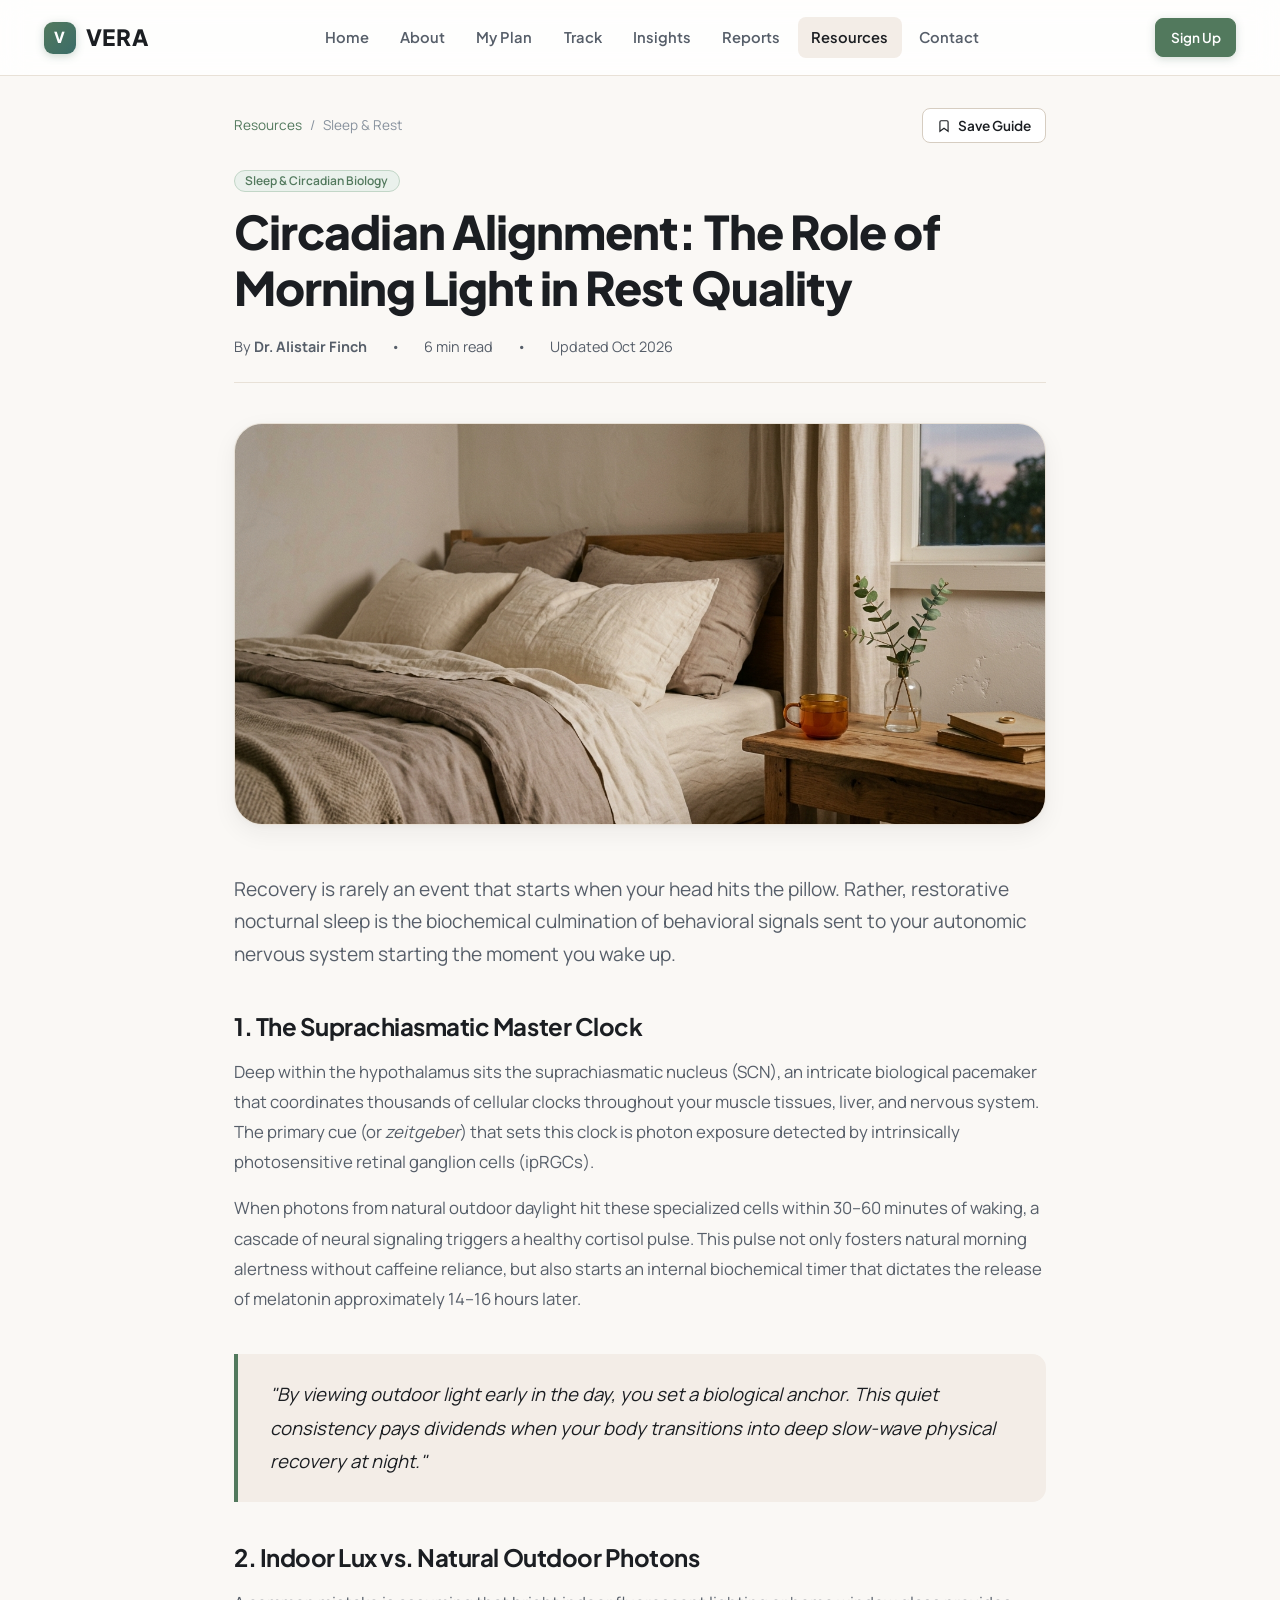
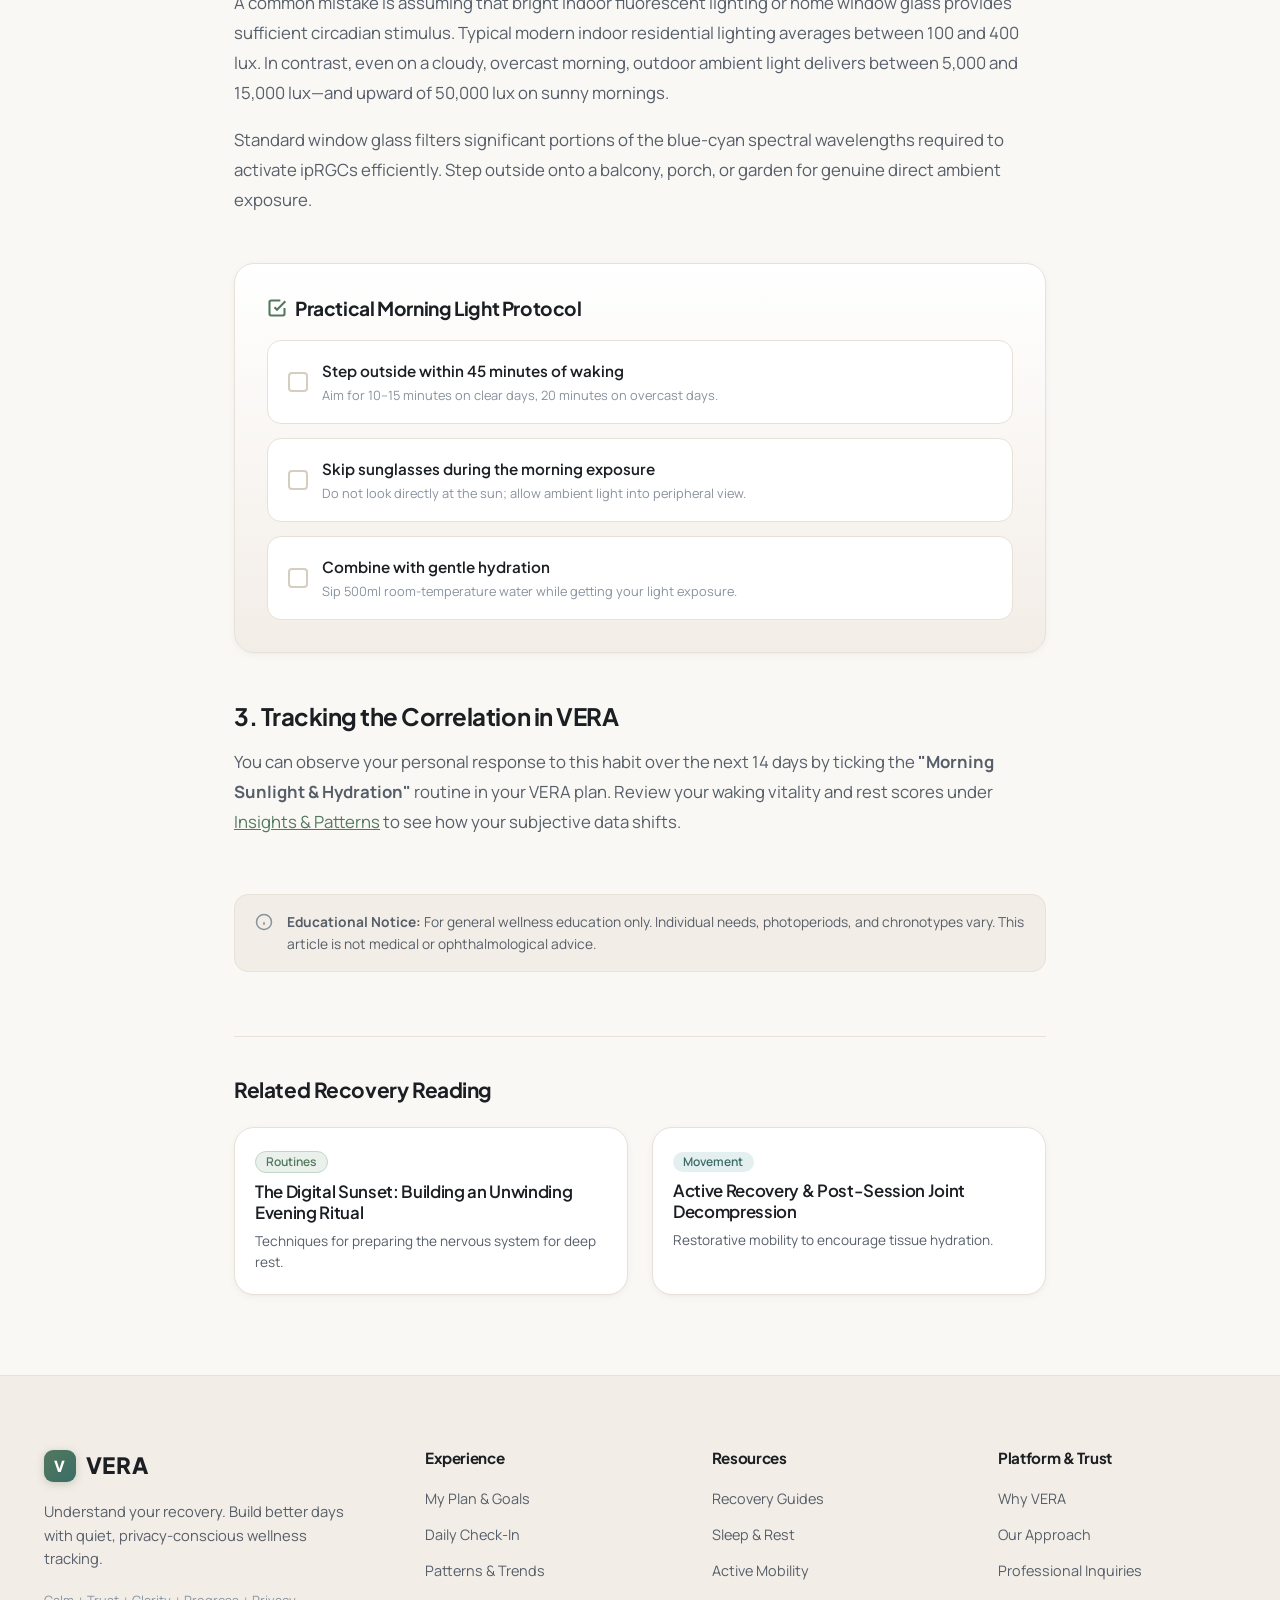
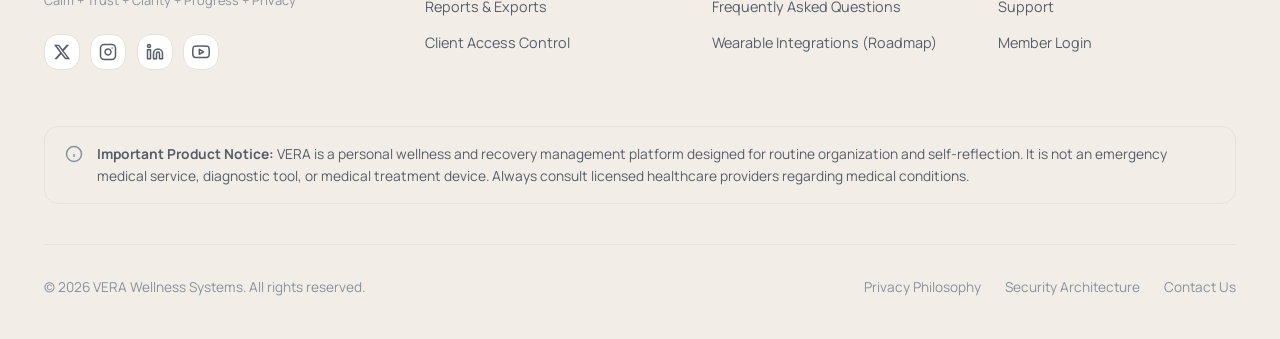
<file: resource-details.html>
<!DOCTYPE html>
<html lang="en" data-theme="light">
<head>
  <meta charset="UTF-8">
  <meta name="viewport" content="width=device-width, initial-scale=1.0">
  <title>Circadian Alignment: The Role of Morning Light — VERA</title>
  <meta name="description" content="Editorial wellness guide on circadian biology, natural morning light exposure, and its physiological relationship with nocturnal recovery.">

  <link rel="icon" type="image/svg+xml" href="assets/images/favicon.svg">

  <!-- Core CSS -->
  <link rel="stylesheet" href="assets/css/style.css">
  <link rel="stylesheet" href="assets/css/components.css">
  <link rel="stylesheet" href="assets/css/responsive.css">
</head>
<body>

  <!-- Sticky SaaS Navbar -->
  <header class="navbar-vera" role="banner">
    <div class="container navbar-container">
      <a href="index.html" class="navbar-brand" aria-label="VERA Home">
        <span class="brand-icon">V</span>
        <span>VERA</span>
      </a>

      <!-- Desktop Nav Menu (No dropdowns, includes Contact) -->
      <nav class="nav-menu" role="navigation" aria-label="Primary Navigation">
        <a href="index.html" class="nav-link">Home</a>
        <a href="about.html" class="nav-link">About</a>
        <a href="my-plan.html" class="nav-link">My Plan</a>
        <a href="track.html" class="nav-link">Track</a>
        <a href="insights.html" class="nav-link">Insights</a>
        <a href="reports.html" class="nav-link">Reports</a>
        <a href="resources.html" class="nav-link active">Resources</a>
        <a href="contact.html" class="nav-link">Contact</a>
      </nav>

      <!-- Right Navbar Controls (Sign Up & Mobile Menu) -->
      <div class="navbar-actions">
        <a href="signup.html" class="btn btn-primary btn-sm">Sign Up</a>
        <button type="button" class="hamburger-btn" id="hamburgerToggleBtn" aria-label="Open mobile menu">
          <svg width="24" height="24" viewBox="0 0 24 24" fill="none" stroke="currentColor" stroke-width="2"><line x1="3" y1="12" x2="21" y2="12"></line><line x1="3" y1="6" x2="21" y2="6"></line><line x1="3" y1="18" x2="21" y2="18"></line></svg>
        </button>
      </div>
    </div>
  </header>

  <!-- Mobile Navigation Drawer -->
  <div class="mobile-nav-overlay" id="mobileNavOverlay" role="dialog" aria-modal="true" aria-label="Mobile Navigation">
    <div class="mobile-nav-drawer">
      <div class="mobile-drawer-header">
        <a href="index.html" class="navbar-brand">
          <span class="brand-icon">V</span>
          <span>VERA</span>
        </a>
        <button type="button" class="mobile-close-btn" id="closeMobileNavBtn" aria-label="Close menu">
          <svg width="22" height="22" viewBox="0 0 24 24" fill="none" stroke="currentColor" stroke-width="2"><line x1="18" y1="6" x2="6" y2="18"></line><line x1="6" y1="6" x2="18" y2="18"></line></svg>
        </button>
      </div>

      <nav class="mobile-nav-list">
        <a href="index.html" class="mobile-nav-link">Home</a>
        <a href="about.html" class="mobile-nav-link">About</a>
        <a href="my-plan.html" class="mobile-nav-link">My Plan</a>
        <a href="track.html" class="mobile-nav-link">Track</a>
        <a href="insights.html" class="mobile-nav-link">Insights</a>
        <a href="reports.html" class="mobile-nav-link">Reports</a>
        <a href="resources.html" class="mobile-nav-link active">Resources</a>
        <a href="contact.html" class="mobile-nav-link">Contact</a>
      </nav>

      <div class="mobile-drawer-footer">
        <a href="signup.html" class="btn btn-primary" style="width: 100%; text-align: center;">Sign Up</a>
      </div>
    </div>
  </div>

  <!-- Main Content -->
  <main class="page-wrapper" id="mainContent">
    <article class="container-narrow" style="padding-top: 2rem; padding-bottom: 5rem;">

      <!-- Breadcrumbs & Meta -->
      <div style="display: flex; align-items: center; justify-content: space-between; flex-wrap: wrap; gap: 1rem; margin-bottom: 1.5rem;">
        <div style="display: flex; align-items: center; gap: 0.5rem; font-size: 0.85rem; color: var(--text-muted);">
          <a href="resources.html" style="color: var(--accent-sage);">Resources</a>
          <span>/</span>
          <span>Sleep & Rest</span>
        </div>
        <button type="button" class="btn btn-secondary btn-sm" id="btnSaveResource" style="display: inline-flex; align-items: center; gap: 0.4rem;">
          <svg width="14" height="14" viewBox="0 0 24 24" fill="none" stroke="currentColor" stroke-width="2"><path d="M19 21l-7-5-7 5V5a2 2 0 0 1 2-2h10a2 2 0 0 1 2 2z"></path></svg>
          <span>Save Guide</span>
        </button>
      </div>

      <!-- Article Header -->
      <header style="margin-bottom: 2.5rem;">
        <span class="badge badge-sage" style="margin-bottom: 0.75rem;">Sleep & Circadian Biology</span>
        <h1 style="font-size: clamp(2rem, 3.8vw, 2.9rem); line-height: 1.2; margin-bottom: 1.2rem;">
          Circadian Alignment: The Role of Morning Light in Rest Quality
        </h1>
        <div style="display: flex; align-items: center; gap: 1.5rem; font-size: 0.9rem; color: var(--text-secondary); border-bottom: 1px solid var(--border-subtle); padding-bottom: 1.5rem;">
          <div>By <strong>Dr. Alistair Finch</strong></div>
          <div>•</div>
          <div>6 min read</div>
          <div>•</div>
          <div>Updated Oct 2026</div>
        </div>
      </header>

      <!-- Featured Image Frame -->
      <div style="border-radius: var(--radius-xl); overflow: hidden; margin-bottom: 3rem; box-shadow: var(--shadow-md); border: 1px solid var(--border-subtle);">
        <img src="assets/images/resource_sleep.jpg" alt="Natural morning light across tranquil bedroom linens" style="width: 100%; height: 400px; object-fit: cover;">
      </div>

      <!-- Article Rich Content Body -->
      <div style="font-size: 1.05rem; line-height: 1.8; color: var(--text-primary);">
        <p style="font-size: 1.2rem; line-height: 1.7; color: var(--text-secondary); margin-bottom: 2rem;">
          Recovery is rarely an event that starts when your head hits the pillow. Rather, restorative nocturnal sleep is the biochemical culmination of behavioral signals sent to your autonomic nervous system starting the moment you wake up.
        </p>

        <h2 style="font-size: 1.5rem; margin: 2.5rem 0 1rem 0;">1. The Suprachiasmatic Master Clock</h2>
        <p>
          Deep within the hypothalamus sits the suprachiasmatic nucleus (SCN), an intricate biological pacemaker that coordinates thousands of cellular clocks throughout your muscle tissues, liver, and nervous system. The primary cue (or <em>zeitgeber</em>) that sets this clock is photon exposure detected by intrinsically photosensitive retinal ganglion cells (ipRGCs).
        </p>
        <p>
          When photons from natural outdoor daylight hit these specialized cells within 30–60 minutes of waking, a cascade of neural signaling triggers a healthy cortisol pulse. This pulse not only fosters natural morning alertness without caffeine reliance, but also starts an internal biochemical timer that dictates the release of melatonin approximately 14–16 hours later.
        </p>

        <!-- Pull Quote -->
        <blockquote style="margin: 2.5rem 0; padding: 1.5rem 2rem; background-color: var(--bg-secondary); border-left: 4px solid var(--accent-sage); border-radius: 0 var(--radius-md) var(--radius-md) 0; font-size: 1.15rem; font-style: italic; color: var(--text-primary);">
          "By viewing outdoor light early in the day, you set a biological anchor. This quiet consistency pays dividends when your body transitions into deep slow-wave physical recovery at night."
        </blockquote>

        <h2 style="font-size: 1.5rem; margin: 2.5rem 0 1rem 0;">2. Indoor Lux vs. Natural Outdoor Photons</h2>
        <p>
          A common mistake is assuming that bright indoor fluorescent lighting or home window glass provides sufficient circadian stimulus. Typical modern indoor residential lighting averages between 100 and 400 lux. In contrast, even on a cloudy, overcast morning, outdoor ambient light delivers between 5,000 and 15,000 lux—and upward of 50,000 lux on sunny mornings.
        </p>
        <p>
          Standard window glass filters significant portions of the blue-cyan spectral wavelengths required to activate ipRGCs efficiently. Step outside onto a balcony, porch, or garden for genuine direct ambient exposure.
        </p>

        <!-- Practical Checklist Box -->
        <div class="card card-warm" style="margin: 3rem 0; padding: 2rem;">
          <div style="display: flex; align-items: center; gap: 0.5rem; margin-bottom: 1.2rem;">
            <svg width="20" height="20" style="color: var(--accent-sage);" viewBox="0 0 24 24" fill="none" stroke="currentColor" stroke-width="2.5"><polyline points="9 11 12 14 22 4"></polyline><path d="M21 12v7a2 2 0 0 1-2 2H5a2 2 0 0 1-2-2V5a2 2 0 0 1 2-2h11"></path></svg>
            <h3 style="font-size: 1.2rem; margin: 0;">Practical Morning Light Protocol</h3>
          </div>

          <div class="routine-list">
            <div class="routine-item routine-check-item">
              <div class="routine-item-left">
                <div class="activity-checkbox"></div>
                <div>
                  <div class="routine-title">Step outside within 45 minutes of waking</div>
                  <div class="routine-meta">Aim for 10–15 minutes on clear days, 20 minutes on overcast days.</div>
                </div>
              </div>
            </div>

            <div class="routine-item routine-check-item">
              <div class="routine-item-left">
                <div class="activity-checkbox"></div>
                <div>
                  <div class="routine-title">Skip sunglasses during the morning exposure</div>
                  <div class="routine-meta">Do not look directly at the sun; allow ambient light into peripheral view.</div>
                </div>
              </div>
            </div>

            <div class="routine-item routine-check-item">
              <div class="routine-item-left">
                <div class="activity-checkbox"></div>
                <div>
                  <div class="routine-title">Combine with gentle hydration</div>
                  <div class="routine-meta">Sip 500ml room-temperature water while getting your light exposure.</div>
                </div>
              </div>
            </div>
          </div>
        </div>

        <h2 style="font-size: 1.5rem; margin: 2.5rem 0 1rem 0;">3. Tracking the Correlation in VERA</h2>
        <p>
          You can observe your personal response to this habit over the next 14 days by ticking the <strong>"Morning Sunlight & Hydration"</strong> routine in your VERA plan. Review your waking vitality and rest scores under <a href="insights.html" style="color: var(--accent-sage); text-decoration: underline;">Insights & Patterns</a> to see how your subjective data shifts.
        </p>
      </div>

      <!-- Disclaimer Box -->
      <div class="disclaimer-box" style="margin-top: 3.5rem;">
        <svg class="disclaimer-icon" viewBox="0 0 24 24" fill="none" stroke="currentColor" stroke-width="2"><circle cx="12" cy="12" r="10"></circle><line x1="12" y1="16" x2="12" y2="12"></line><line x1="12" y1="8" x2="12.01" y2="8"></line></svg>
        <div>
          <strong>Educational Notice:</strong> For general wellness education only. Individual needs, photoperiods, and chronotypes vary. This article is not medical or ophthalmological advice.
        </div>
      </div>

      <!-- Related Resources -->
      <div style="margin-top: 4rem; border-top: 1px solid var(--border-subtle); padding-top: 2.5rem;">
        <h3 style="font-size: 1.3rem; margin-bottom: 1.5rem;">Related Recovery Reading</h3>
        <div class="related-grid card-grid-tab-center">
          
          <div class="card" style="padding: 1.25rem;">
            <span class="badge badge-sage" style="margin-bottom: 0.5rem;">Routines</span>
            <h4 style="font-size: 1.05rem; margin-bottom: 0.5rem;"><a href="resource-details.html">The Digital Sunset: Building an Unwinding Evening Ritual</a></h4>
            <p style="font-size: 0.85rem; color: var(--text-secondary); margin: 0;">Techniques for preparing the nervous system for deep rest.</p>
          </div>

          <div class="card" style="padding: 1.25rem;">
            <span class="badge badge-teal" style="margin-bottom: 0.5rem;">Movement</span>
            <h4 style="font-size: 1.05rem; margin-bottom: 0.5rem;"><a href="resource-details.html">Active Recovery & Post-Session Joint Decompression</a></h4>
            <p style="font-size: 0.85rem; color: var(--text-secondary); margin: 0;">Restorative mobility to encourage tissue hydration.</p>
          </div>

        </div>
      </div>

    </article>
  </main>

  <!-- Global Footer -->
  <footer class="footer-vera" role="contentinfo">
    <div class="container">
      <div class="footer-grid">
        <div class="footer-brand">
          <a href="index.html" class="navbar-brand">
            <span class="brand-icon">V</span>
            <span>VERA</span>
          </a>
          <p>Understand your recovery. Build better days with quiet, privacy-conscious wellness tracking.</p>
          <div style="margin-top: 1.2rem; font-size: 0.8rem; color: var(--text-muted);">
            Calm + Trust + Clarity + Progress + Privacy
          </div>
          <!-- Social Icons -->
          <div class="footer-social-links">
            <a href="https://twitter.com" target="_blank" rel="noopener noreferrer" class="social-icon-btn" aria-label="Follow VERA on X / Twitter">
              <svg width="18" height="18" viewBox="0 0 24 24" fill="currentColor"><path d="M18.244 2.25h3.308l-7.227 8.26 8.502 11.24H16.17l-5.214-6.817L4.99 21.75H1.68l7.73-8.835L1.254 2.25H8.08l4.713 6.231zm-1.161 17.52h1.833L7.084 4.126H5.117z"/></svg>
            </a>
            <a href="https://instagram.com" target="_blank" rel="noopener noreferrer" class="social-icon-btn" aria-label="Follow VERA on Instagram">
              <svg width="18" height="18" viewBox="0 0 24 24" fill="none" stroke="currentColor" stroke-width="2" stroke-linecap="round" stroke-linejoin="round"><rect x="2" y="2" width="20" height="20" rx="5" ry="5"></rect><path d="M16 11.37A4 4 0 1 1 12.63 8 4 4 0 0 1 16 11.37z"></path><line x1="17.5" y1="6.5" x2="17.51" y2="6.5"></line></svg>
            </a>
            <a href="https://linkedin.com" target="_blank" rel="noopener noreferrer" class="social-icon-btn" aria-label="Connect with VERA on LinkedIn">
              <svg width="18" height="18" viewBox="0 0 24 24" fill="none" stroke="currentColor" stroke-width="2" stroke-linecap="round" stroke-linejoin="round"><path d="M16 8a6 6 0 0 1 6 6v7h-4v-7a2 2 0 0 0-2-2 2 2 0 0 0-2 2v7h-4v-7a6 6 0 0 1 6-6z"></path><rect x="2" y="9" width="4" height="12"></rect><circle cx="4" cy="4" r="2"></circle></svg>
            </a>
            <a href="https://youtube.com" target="_blank" rel="noopener noreferrer" class="social-icon-btn" aria-label="Watch VERA on YouTube">
              <svg width="18" height="18" viewBox="0 0 24 24" fill="none" stroke="currentColor" stroke-width="2" stroke-linecap="round" stroke-linejoin="round"><path d="M22.54 6.42a2.78 2.78 0 0 0-1.94-2C18.88 4 12 4 12 4s-6.88 0-8.6.46a2.78 2.78 0 0 0-1.94 2A29 29 0 0 0 1 11.75a29 29 0 0 0 .46 5.33A2.78 2.78 0 0 0 3.4 19c1.72.46 8.6.46 8.6.46s6.88 0 8.6-.46a2.78 2.78 0 0 0 1.94-2 29 29 0 0 0 .46-5.25 29 29 0 0 0-.46-5.33z"></path><polygon points="9.75 15.02 15.5 11.75 9.75 8.48 9.75 15.02"></polygon></svg>
            </a>
          </div>
        </div>

        <div class="footer-col">
          <h5>Experience</h5>
          <ul class="footer-links">
            <li><a href="my-plan.html">My Plan & Goals</a></li>
            <li><a href="track.html">Daily Check-In</a></li>
            <li><a href="insights.html">Patterns & Trends</a></li>
            <li><a href="reports.html">Reports & Exports</a></li>
            <li><a href="sharing.html">Client Access Control</a></li>
          </ul>
        </div>

        <div class="footer-col">
          <h5>Resources</h5>
          <ul class="footer-links">
            <li><a href="resources.html">Recovery Guides</a></li>
            <li><a href="resources.html">Sleep & Rest</a></li>
            <li><a href="resources.html">Active Mobility</a></li>
            <li><a href="contact.html#faq">Frequently Asked Questions</a></li>
            <li><a href="coming-soon.html">Wearable Integrations (Roadmap)</a></li>
          </ul>
        </div>

        <div class="footer-col">
          <h5>Platform & Trust</h5>
          <ul class="footer-links">
            <li><a href="about.html">Why VERA</a></li>
            <li><a href="about.html#approach">Our Approach</a></li>
            <li><a href="contact.html">Professional Inquiries</a></li>
            <li><a href="contact.html#support">Support</a></li>
            <li><a href="login.html">Member Login</a></li>
          </ul>
        </div>
      </div>

      <div class="disclaimer-box" style="margin-bottom: 2.5rem;">
        <svg class="disclaimer-icon" viewBox="0 0 24 24" fill="none" stroke="currentColor" stroke-width="2"><circle cx="12" cy="12" r="10"></circle><line x1="12" y1="16" x2="12" y2="12"></line><line x1="12" y1="8" x2="12.01" y2="8"></line></svg>
        <div>
          <strong>Important Product Notice:</strong> VERA is a personal wellness and recovery management platform designed for routine organization and self-reflection. It is not an emergency medical service, diagnostic tool, or medical treatment device. Always consult licensed healthcare providers regarding medical conditions.
        </div>
      </div>

      <div class="footer-bottom">
        <div>&copy; 2026 VERA Wellness Systems. All rights reserved.</div>
        <div style="display: flex; gap: 1.5rem;">
          <a href="about.html">Privacy Philosophy</a>
          <a href="contact.html">Security Architecture</a>
          <a href="contact.html">Contact Us</a>
        </div>
      </div>
    </div>
  </footer>

  <!-- Back to Top Button -->
  <button type="button" class="back-to-top-btn" id="backToTopBtn" aria-label="Back to top" title="Back to top">
    <svg width="20" height="20" viewBox="0 0 24 24" fill="none" stroke="currentColor" stroke-width="2.5" stroke-linecap="round" stroke-linejoin="round">
      <polyline points="18 15 12 9 6 15"></polyline>
    </svg>
  </button>

  <!-- Scripts -->
  <script src="assets/js/theme.js"></script>
  <script src="assets/js/notifications.js"></script>
  <script src="assets/js/auth.js"></script>
  <script src="assets/js/resources.js"></script>
  <script src="assets/js/main.js"></script>
  <script>
    document.addEventListener('DOMContentLoaded', () => {
      const saveBtn = document.getElementById('btnSaveResource');
      if (saveBtn) {
        saveBtn.addEventListener('click', () => {
          saveBtn.classList.toggle('btn-primary');
          saveBtn.classList.toggle('btn-secondary');
          const isSaved = saveBtn.classList.contains('btn-primary');
          saveBtn.querySelector('span').textContent = isSaved ? 'Saved to Plan' : 'Save Guide';
          if (window.showToast) {
            window.showToast(isSaved ? 'Guide Saved' : 'Guide Removed', isSaved ? 'Added to your personal reference reading list.' : 'Removed from saved guides.');
          }
        });
      }

      document.querySelectorAll('.routine-check-item').forEach(item => {
        item.addEventListener('click', () => {
          item.classList.toggle('done');
          const isDone = item.classList.contains('done');
          const checkbox = item.querySelector('.activity-checkbox');
          if (isDone) {
            checkbox.innerHTML = '<svg width="12" height="12" viewBox="0 0 24 24" fill="none" stroke="currentColor" stroke-width="3"><polyline points="20 6 9 17 4 12"></polyline></svg>';
            checkbox.style.backgroundColor = 'var(--accent-sage)';
            checkbox.style.borderColor = 'var(--accent-sage)';
          } else {
            checkbox.innerHTML = '';
            checkbox.style.backgroundColor = 'transparent';
            checkbox.style.borderColor = 'var(--border-medium)';
          }
        });
      });
    });
  </script>
</body>
</html>
</file>
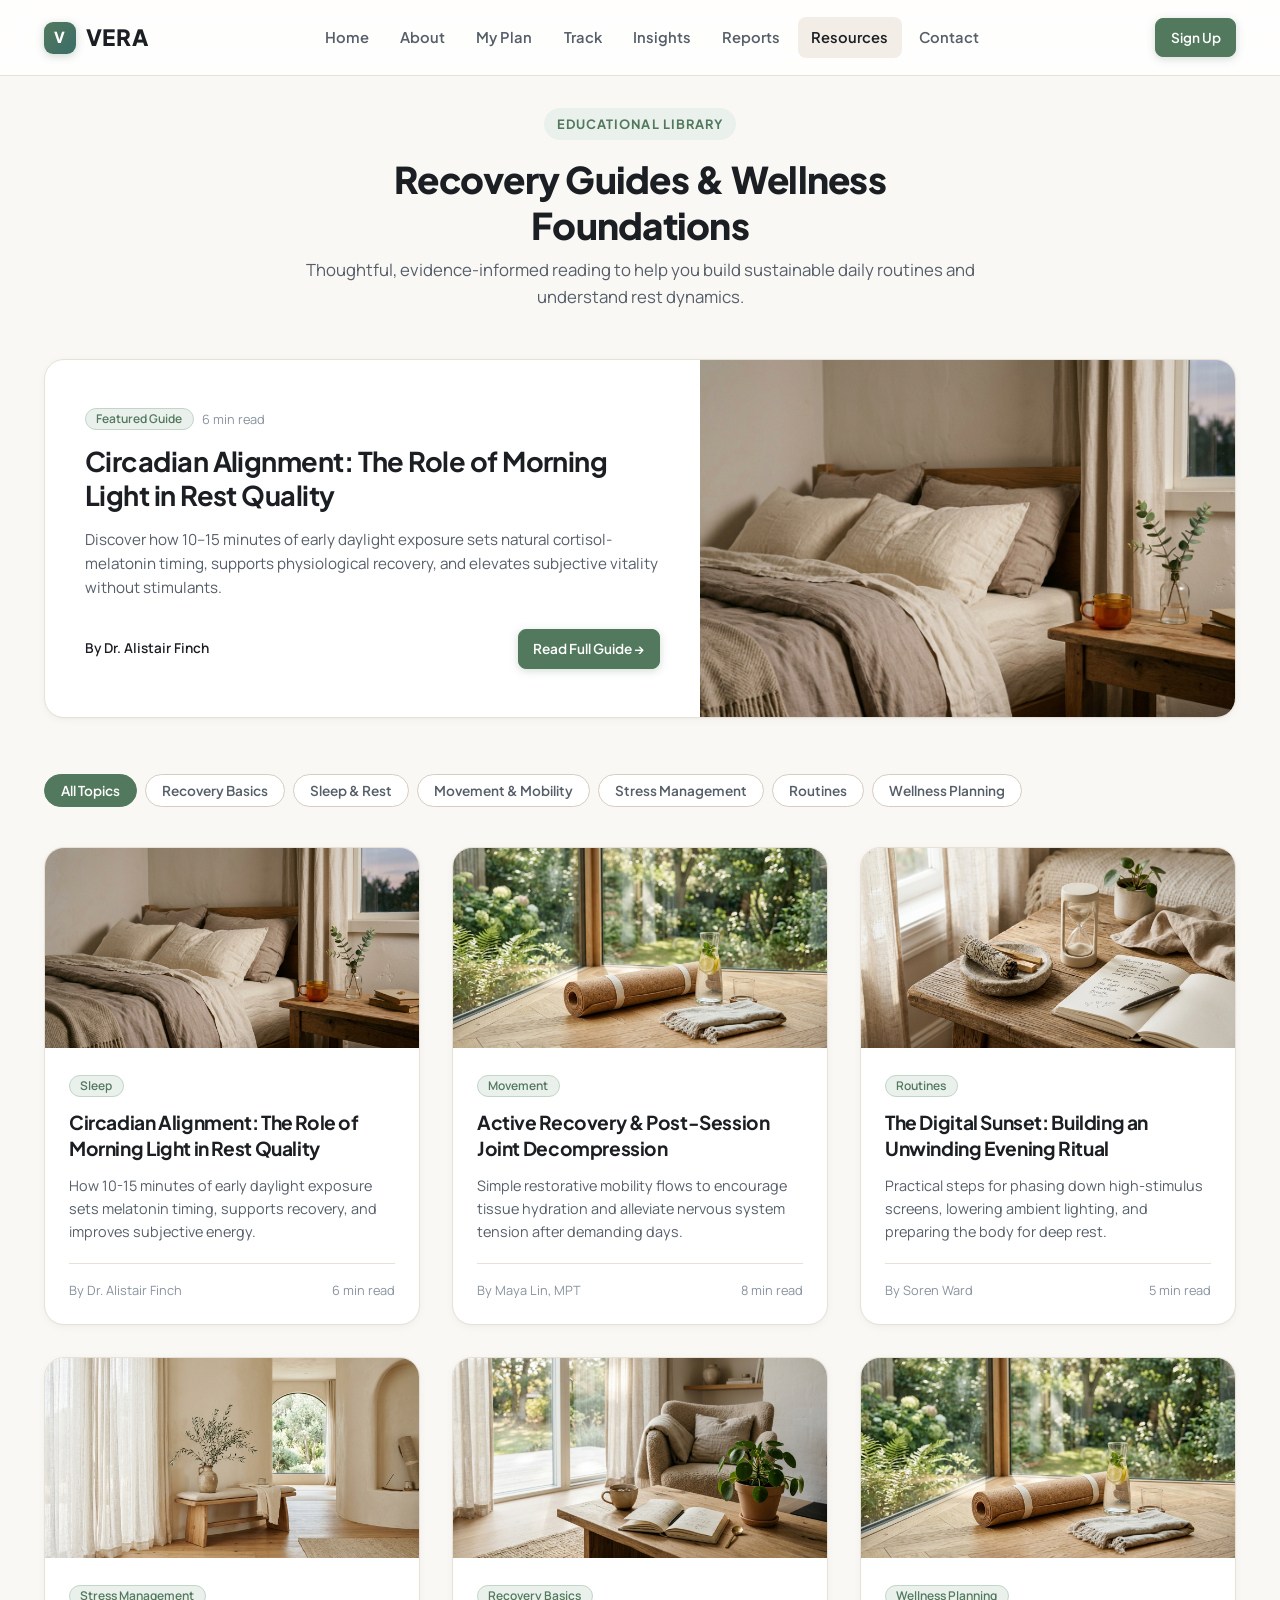
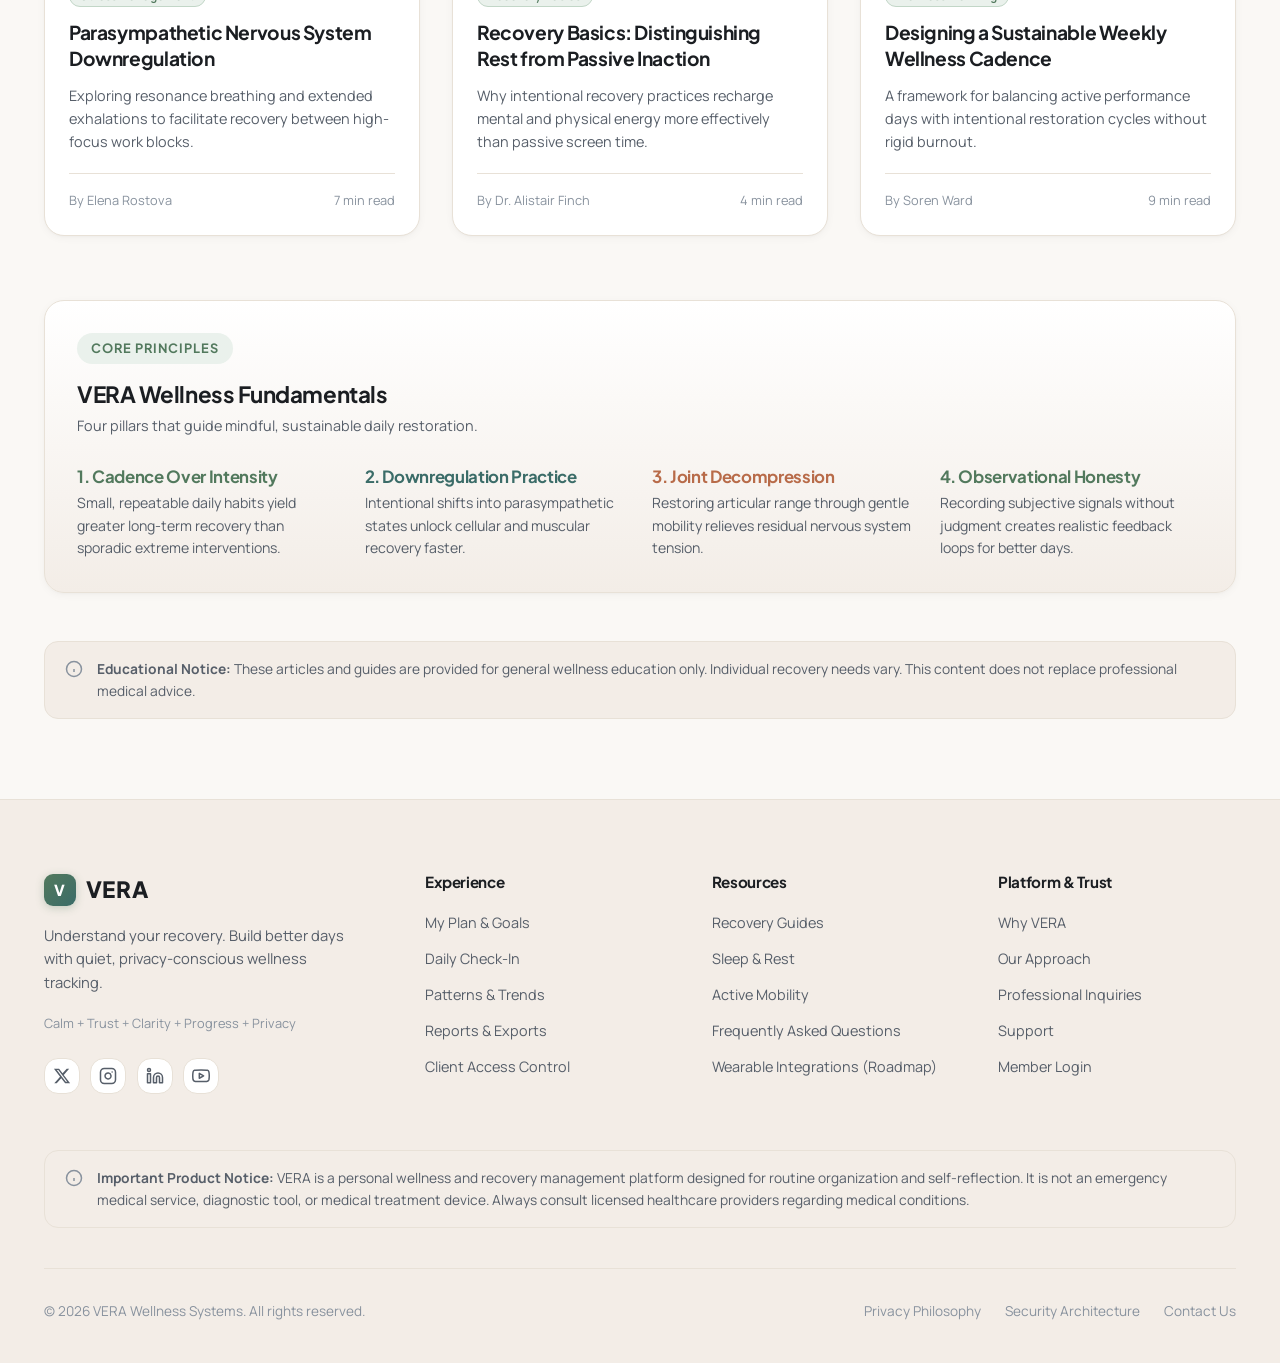
<file: resources.html>
<!DOCTYPE html>
<html lang="en" data-theme="light">
<head>
  <meta charset="UTF-8">
  <meta name="viewport" content="width=device-width, initial-scale=1.0">
  <title>Wellness & Recovery Resources — VERA</title>
  <meta name="description" content="A curated educational library of evidence-informed recovery guides, circadian sleep basics, mobility practices, and nervous system balance.">

  <link rel="icon" type="image/svg+xml" href="assets/images/favicon.svg">

  <!-- Core CSS -->
  <link rel="stylesheet" href="assets/css/style.css">
  <link rel="stylesheet" href="assets/css/components.css">
  <link rel="stylesheet" href="assets/css/responsive.css">
</head>
<body>

  <!-- Sticky SaaS Navbar -->
  <header class="navbar-vera" role="banner">
    <div class="container navbar-container">
      <a href="index.html" class="navbar-brand" aria-label="VERA Home">
        <span class="brand-icon">V</span>
        <span>VERA</span>
      </a>

      <!-- Desktop Nav Menu (No dropdowns, includes Contact) -->
      <nav class="nav-menu" role="navigation" aria-label="Primary Navigation">
        <a href="index.html" class="nav-link">Home</a>
        <a href="about.html" class="nav-link">About</a>
        <a href="my-plan.html" class="nav-link">My Plan</a>
        <a href="track.html" class="nav-link">Track</a>
        <a href="insights.html" class="nav-link">Insights</a>
        <a href="reports.html" class="nav-link">Reports</a>
        <a href="resources.html" class="nav-link active">Resources</a>
        <a href="contact.html" class="nav-link">Contact</a>
      </nav>

      <!-- Right Navbar Controls (Sign Up & Mobile Menu) -->
      <div class="navbar-actions">
        <a href="signup.html" class="btn btn-primary btn-sm">Sign Up</a>
        <button type="button" class="hamburger-btn" id="hamburgerToggleBtn" aria-label="Open mobile menu">
          <svg width="24" height="24" viewBox="0 0 24 24" fill="none" stroke="currentColor" stroke-width="2"><line x1="3" y1="12" x2="21" y2="12"></line><line x1="3" y1="6" x2="21" y2="6"></line><line x1="3" y1="18" x2="21" y2="18"></line></svg>
        </button>
      </div>
    </div>
  </header>

  <!-- Mobile Navigation Drawer -->
  <div class="mobile-nav-overlay" id="mobileNavOverlay" role="dialog" aria-modal="true" aria-label="Mobile Navigation">
    <div class="mobile-nav-drawer">
      <div class="mobile-drawer-header">
        <a href="index.html" class="navbar-brand">
          <span class="brand-icon">V</span>
          <span>VERA</span>
        </a>
        <button type="button" class="mobile-close-btn" id="closeMobileNavBtn" aria-label="Close menu">
          <svg width="22" height="22" viewBox="0 0 24 24" fill="none" stroke="currentColor" stroke-width="2"><line x1="18" y1="6" x2="6" y2="18"></line><line x1="6" y1="6" x2="18" y2="18"></line></svg>
        </button>
      </div>

      <nav class="mobile-nav-list">
        <a href="index.html" class="mobile-nav-link">Home</a>
        <a href="about.html" class="mobile-nav-link">About</a>
        <a href="my-plan.html" class="mobile-nav-link">My Plan</a>
        <a href="track.html" class="mobile-nav-link">Track</a>
        <a href="insights.html" class="mobile-nav-link">Insights</a>
        <a href="reports.html" class="mobile-nav-link">Reports</a>
        <a href="resources.html" class="mobile-nav-link active">Resources</a>
        <a href="contact.html" class="mobile-nav-link">Contact</a>
      </nav>

      <div class="mobile-drawer-footer">
        <a href="signup.html" class="btn btn-primary" style="width: 100%; text-align: center;">Sign Up</a>
      </div>
    </div>
  </div>

  <!-- Main Content -->
  <main class="page-wrapper" id="mainContent">
    <div class="container" style="padding-top: 2rem; padding-bottom: 5rem;">

      <!-- Header -->
      <div style="text-align: center; max-width: 680px; margin: 0 auto 3rem auto;">
        <span class="section-tag">Educational Library</span>
        <h1 style="font-size: 2.3rem; margin-bottom: 0.6rem;">Recovery Guides & Wellness Foundations</h1>
        <p style="font-size: 1.05rem; color: var(--text-secondary); margin: 0;">
          Thoughtful, evidence-informed reading to help you build sustainable daily routines and understand rest dynamics.
        </p>
      </div>

      <!-- FEATURED HERO RESOURCE -->
      <section style="margin-bottom: 3.5rem;">
        <div class="card featured-resource-card">
          <div style="padding: 3rem 2.5rem;">
            <div style="display: flex; align-items: center; gap: 0.5rem; margin-bottom: 0.85rem;">
              <span class="badge badge-sage">Featured Guide</span>
              <span style="font-size: 0.8rem; color: var(--text-muted);">6 min read</span>
            </div>
            <h2 style="font-size: 1.7rem; margin-bottom: 1rem;">
              <a href="resource-details.html">Circadian Alignment: The Role of Morning Light in Rest Quality</a>
            </h2>
            <p style="font-size: 0.95rem; color: var(--text-secondary); margin-bottom: 1.8rem; line-height: 1.6;">
              Discover how 10–15 minutes of early daylight exposure sets natural cortisol-melatonin timing, supports physiological recovery, and elevates subjective vitality without stimulants.
            </p>
            <div style="display: flex; align-items: center; justify-content: space-between;">
              <span style="font-size: 0.85rem; font-weight: 600; color: var(--text-primary);">By Dr. Alistair Finch</span>
              <a href="resource-details.html" class="btn btn-primary btn-sm">Read Full Guide &rarr;</a>
            </div>
          </div>
          <div style="height: 100%; min-height: 320px;">
            <img src="assets/images/resource_sleep.jpg" alt="Calm linen bedroom with soft morning light" style="width: 100%; height: 100%; object-fit: cover;">
          </div>
        </div>
      </section>

      <!-- CATEGORY FILTER PILLS (#recovery-guides) -->
      <section id="recovery-guides" style="margin-bottom: 2.5rem; scroll-margin-top: 6rem;">
        <div class="filter-bar">
          <button type="button" class="filter-pill active" data-category="all">All Topics</button>
          <button type="button" class="filter-pill" data-category="recovery-basics">Recovery Basics</button>
          <button type="button" class="filter-pill" data-category="sleep">Sleep & Rest</button>
          <button type="button" class="filter-pill" data-category="movement">Movement & Mobility</button>
          <button type="button" class="filter-pill" data-category="stress-management">Stress Management</button>
          <button type="button" class="filter-pill" data-category="routines">Routines</button>
          <button type="button" class="filter-pill" data-category="wellness-planning">Wellness Planning</button>
        </div>

        <!-- Resource Cards Grid -->
        <div class="resource-grid card-grid-tab-center" id="resourcesGrid">
          <!-- Populated dynamically via resources.js -->
        </div>
      </section>

      <!-- WELLNESS BASICS FOUNDATIONS (#wellness-basics) -->
      <section id="wellness-basics" class="card card-warm" style="margin-top: 4rem; scroll-margin-top: 6rem;">
        <div style="margin-bottom: 1.8rem;">
          <span class="section-tag">Core Principles</span>
          <h2 style="font-size: 1.4rem; margin-bottom: 0.35rem;">VERA Wellness Fundamentals</h2>
          <p style="font-size: 0.9rem; color: var(--text-secondary); margin: 0;">Four pillars that guide mindful, sustainable daily restoration.</p>
        </div>

        <div class="pillars-grid card-grid-tab-center">
          <div>
            <h3 style="font-size: 1.05rem; margin-bottom: 0.35rem; color: var(--accent-sage);">1. Cadence Over Intensity</h3>
            <p style="font-size: 0.88rem; color: var(--text-secondary); margin: 0;">Small, repeatable daily habits yield greater long-term recovery than sporadic extreme interventions.</p>
          </div>

          <div>
            <h3 style="font-size: 1.05rem; margin-bottom: 0.35rem; color: var(--accent-teal);">2. Downregulation Practice</h3>
            <p style="font-size: 0.88rem; color: var(--text-secondary); margin: 0;">Intentional shifts into parasympathetic states unlock cellular and muscular recovery faster.</p>
          </div>

          <div>
            <h3 style="font-size: 1.05rem; margin-bottom: 0.35rem; color: var(--accent-warm);">3. Joint Decompression</h3>
            <p style="font-size: 0.88rem; color: var(--text-secondary); margin: 0;">Restoring articular range through gentle mobility relieves residual nervous system tension.</p>
          </div>

          <div>
            <h3 style="font-size: 1.05rem; margin-bottom: 0.35rem; color: var(--accent-sage);">4. Observational Honesty</h3>
            <p style="font-size: 0.88rem; color: var(--text-secondary); margin: 0;">Recording subjective signals without judgment creates realistic feedback loops for better days.</p>
          </div>
        </div>
      </section>

      <div class="disclaimer-box" style="margin-top: 3rem;">
        <svg class="disclaimer-icon" viewBox="0 0 24 24" fill="none" stroke="currentColor" stroke-width="2"><circle cx="12" cy="12" r="10"></circle><line x1="12" y1="16" x2="12" y2="12"></line><line x1="12" y1="8" x2="12.01" y2="8"></line></svg>
        <div>
          <strong>Educational Notice:</strong> These articles and guides are provided for general wellness education only. Individual recovery needs vary. This content does not replace professional medical advice.
        </div>
      </div>

    </div>
  </main>

  <!-- Global Footer -->
  <footer class="footer-vera" role="contentinfo">
    <div class="container">
      <div class="footer-grid">
        <div class="footer-brand">
          <a href="index.html" class="navbar-brand">
            <span class="brand-icon">V</span>
            <span>VERA</span>
          </a>
          <p>Understand your recovery. Build better days with quiet, privacy-conscious wellness tracking.</p>
          <div style="margin-top: 1.2rem; font-size: 0.8rem; color: var(--text-muted);">
            Calm + Trust + Clarity + Progress + Privacy
          </div>
          <!-- Social Icons -->
          <div class="footer-social-links">
            <a href="https://twitter.com" target="_blank" rel="noopener noreferrer" class="social-icon-btn" aria-label="Follow VERA on X / Twitter">
              <svg width="18" height="18" viewBox="0 0 24 24" fill="currentColor"><path d="M18.244 2.25h3.308l-7.227 8.26 8.502 11.24H16.17l-5.214-6.817L4.99 21.75H1.68l7.73-8.835L1.254 2.25H8.08l4.713 6.231zm-1.161 17.52h1.833L7.084 4.126H5.117z"/></svg>
            </a>
            <a href="https://instagram.com" target="_blank" rel="noopener noreferrer" class="social-icon-btn" aria-label="Follow VERA on Instagram">
              <svg width="18" height="18" viewBox="0 0 24 24" fill="none" stroke="currentColor" stroke-width="2" stroke-linecap="round" stroke-linejoin="round"><rect x="2" y="2" width="20" height="20" rx="5" ry="5"></rect><path d="M16 11.37A4 4 0 1 1 12.63 8 4 4 0 0 1 16 11.37z"></path><line x1="17.5" y1="6.5" x2="17.51" y2="6.5"></line></svg>
            </a>
            <a href="https://linkedin.com" target="_blank" rel="noopener noreferrer" class="social-icon-btn" aria-label="Connect with VERA on LinkedIn">
              <svg width="18" height="18" viewBox="0 0 24 24" fill="none" stroke="currentColor" stroke-width="2" stroke-linecap="round" stroke-linejoin="round"><path d="M16 8a6 6 0 0 1 6 6v7h-4v-7a2 2 0 0 0-2-2 2 2 0 0 0-2 2v7h-4v-7a6 6 0 0 1 6-6z"></path><rect x="2" y="9" width="4" height="12"></rect><circle cx="4" cy="4" r="2"></circle></svg>
            </a>
            <a href="https://youtube.com" target="_blank" rel="noopener noreferrer" class="social-icon-btn" aria-label="Watch VERA on YouTube">
              <svg width="18" height="18" viewBox="0 0 24 24" fill="none" stroke="currentColor" stroke-width="2" stroke-linecap="round" stroke-linejoin="round"><path d="M22.54 6.42a2.78 2.78 0 0 0-1.94-2C18.88 4 12 4 12 4s-6.88 0-8.6.46a2.78 2.78 0 0 0-1.94 2A29 29 0 0 0 1 11.75a29 29 0 0 0 .46 5.33A2.78 2.78 0 0 0 3.4 19c1.72.46 8.6.46 8.6.46s6.88 0 8.6-.46a2.78 2.78 0 0 0 1.94-2 29 29 0 0 0 .46-5.25 29 29 0 0 0-.46-5.33z"></path><polygon points="9.75 15.02 15.5 11.75 9.75 8.48 9.75 15.02"></polygon></svg>
            </a>
          </div>
        </div>

        <div class="footer-col">
          <h5>Experience</h5>
          <ul class="footer-links">
            <li><a href="my-plan.html">My Plan & Goals</a></li>
            <li><a href="track.html">Daily Check-In</a></li>
            <li><a href="insights.html">Patterns & Trends</a></li>
            <li><a href="reports.html">Reports & Exports</a></li>
            <li><a href="sharing.html">Client Access Control</a></li>
          </ul>
        </div>

        <div class="footer-col">
          <h5>Resources</h5>
          <ul class="footer-links">
            <li><a href="resources.html">Recovery Guides</a></li>
            <li><a href="resources.html">Sleep & Rest</a></li>
            <li><a href="resources.html">Active Mobility</a></li>
            <li><a href="contact.html#faq">Frequently Asked Questions</a></li>
            <li><a href="coming-soon.html">Wearable Integrations (Roadmap)</a></li>
          </ul>
        </div>

        <div class="footer-col">
          <h5>Platform & Trust</h5>
          <ul class="footer-links">
            <li><a href="about.html">Why VERA</a></li>
            <li><a href="about.html#approach">Our Approach</a></li>
            <li><a href="contact.html">Professional Inquiries</a></li>
            <li><a href="contact.html#support">Support</a></li>
            <li><a href="login.html">Member Login</a></li>
          </ul>
        </div>
      </div>

      <div class="disclaimer-box" style="margin-bottom: 2.5rem;">
        <svg class="disclaimer-icon" viewBox="0 0 24 24" fill="none" stroke="currentColor" stroke-width="2"><circle cx="12" cy="12" r="10"></circle><line x1="12" y1="16" x2="12" y2="12"></line><line x1="12" y1="8" x2="12.01" y2="8"></line></svg>
        <div>
          <strong>Important Product Notice:</strong> VERA is a personal wellness and recovery management platform designed for routine organization and self-reflection. It is not an emergency medical service, diagnostic tool, or medical treatment device. Always consult licensed healthcare providers regarding medical conditions.
        </div>
      </div>

      <div class="footer-bottom">
        <div>&copy; 2026 VERA Wellness Systems. All rights reserved.</div>
        <div style="display: flex; gap: 1.5rem;">
          <a href="about.html">Privacy Philosophy</a>
          <a href="contact.html">Security Architecture</a>
          <a href="contact.html">Contact Us</a>
        </div>
      </div>
    </div>
  </footer>

  <!-- Back to Top Button -->
  <button type="button" class="back-to-top-btn" id="backToTopBtn" aria-label="Back to top" title="Back to top">
    <svg width="20" height="20" viewBox="0 0 24 24" fill="none" stroke="currentColor" stroke-width="2.5" stroke-linecap="round" stroke-linejoin="round">
      <polyline points="18 15 12 9 6 15"></polyline>
    </svg>
  </button>

  <!-- Scripts -->
  <script src="assets/js/theme.js"></script>
  <script src="assets/js/notifications.js"></script>
  <script src="assets/js/auth.js"></script>
  <script src="assets/js/resources.js"></script>
  <script src="assets/js/main.js"></script>
</body>
</html>
</file>
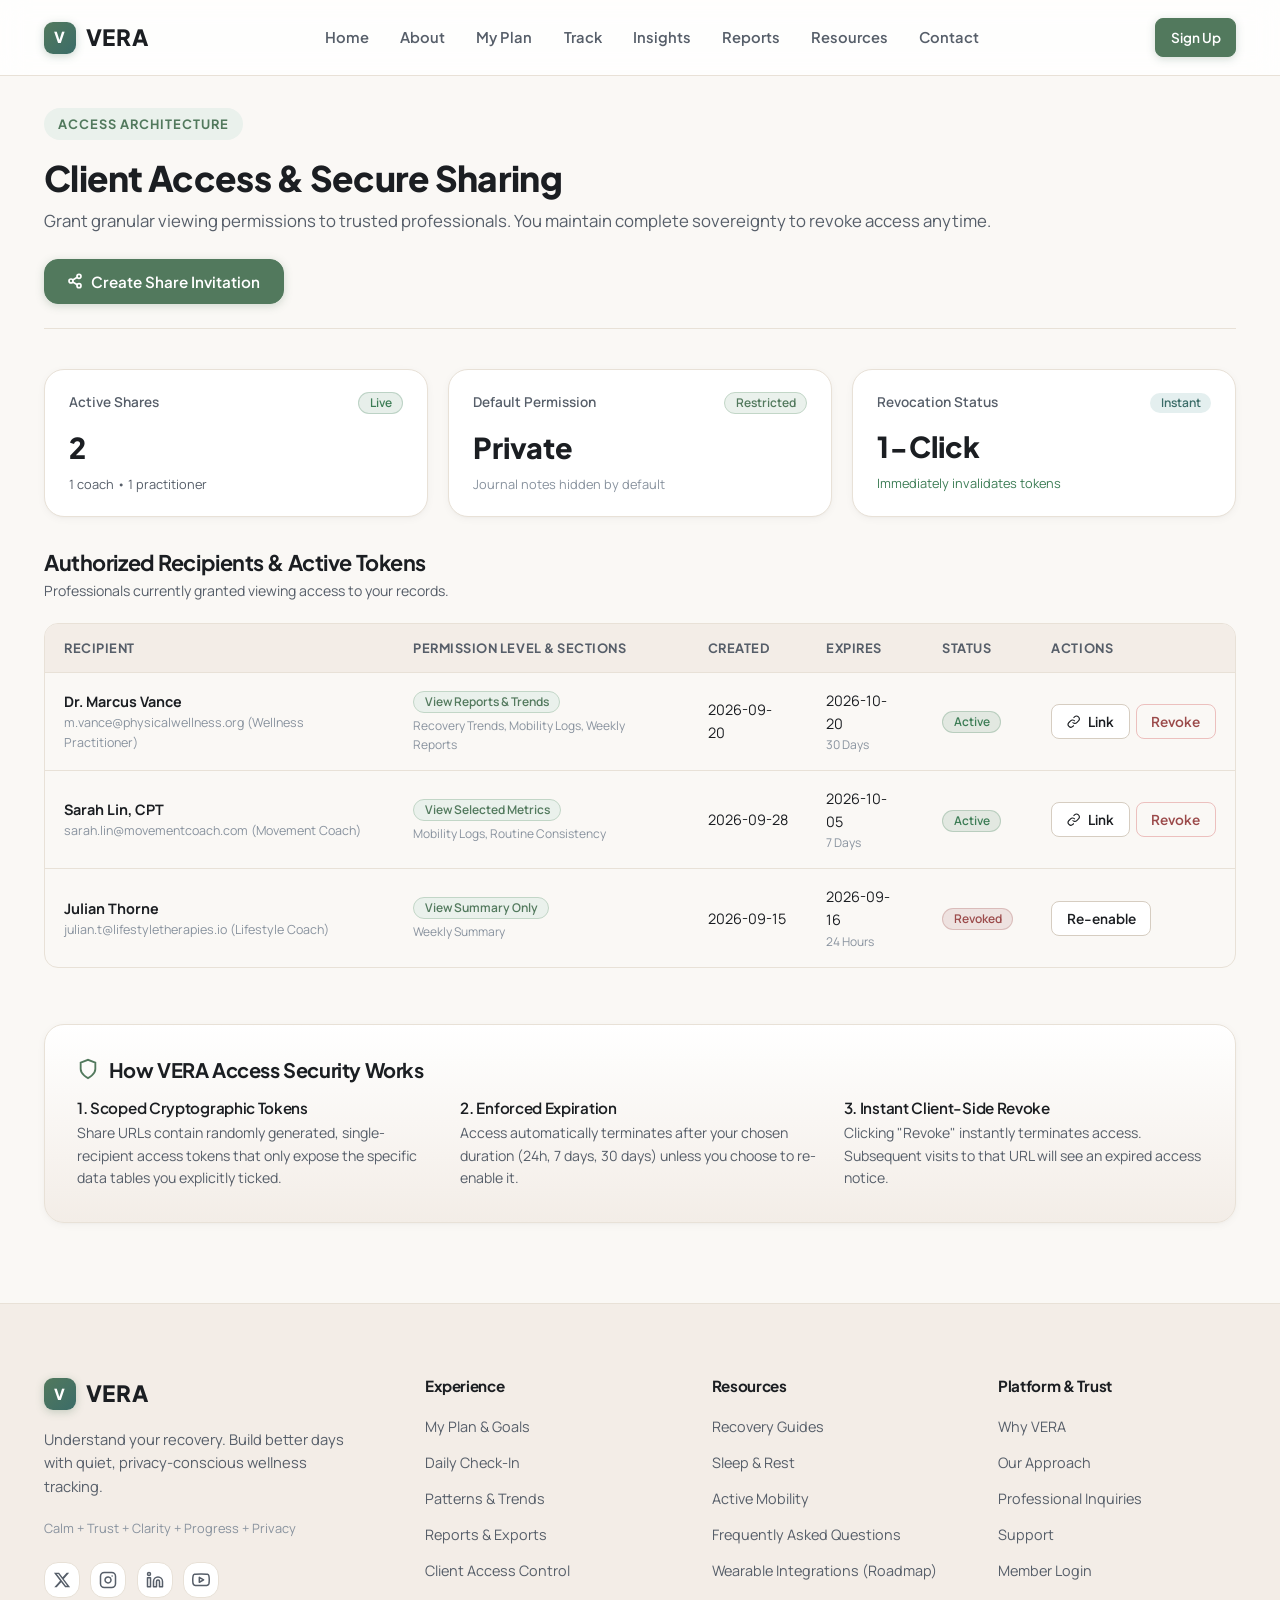
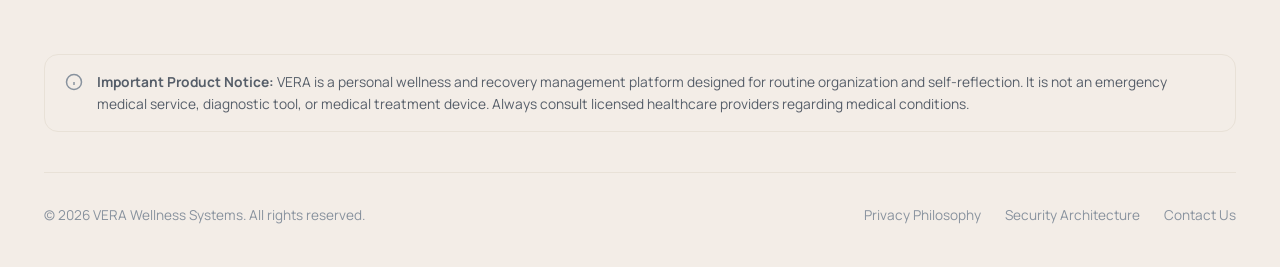
<file: sharing.html>
<!DOCTYPE html>
<html lang="en" data-theme="light">
<head>
  <meta charset="UTF-8">
  <meta name="viewport" content="width=device-width, initial-scale=1.0">
  <title>Client Access & Secure Sharing — VERA</title>
  <meta name="description" content="Manage granular client and professional sharing permissions. Create time-limited access tokens and revoke access at any time.">

  <link rel="icon" type="image/svg+xml" href="assets/images/favicon.svg">

  <!-- Core CSS -->
  <link rel="stylesheet" href="assets/css/style.css">
  <link rel="stylesheet" href="assets/css/components.css">
  <link rel="stylesheet" href="assets/css/responsive.css">
</head>
<body>

  <!-- Sticky SaaS Navbar -->
  <header class="navbar-vera" role="banner">
    <div class="container navbar-container">
      <a href="index.html" class="navbar-brand" aria-label="VERA Home">
        <span class="brand-icon">V</span>
        <span>VERA</span>
      </a>

      <!-- Desktop Nav Menu (No dropdowns, includes Contact) -->
      <nav class="nav-menu" role="navigation" aria-label="Primary Navigation">
        <a href="index.html" class="nav-link">Home</a>
        <a href="about.html" class="nav-link">About</a>
        <a href="my-plan.html" class="nav-link">My Plan</a>
        <a href="track.html" class="nav-link">Track</a>
        <a href="insights.html" class="nav-link">Insights</a>
        <a href="reports.html" class="nav-link">Reports</a>
        <a href="resources.html" class="nav-link">Resources</a>
        <a href="contact.html" class="nav-link">Contact</a>
      </nav>

      <!-- Right Navbar Controls (Sign Up & Mobile Menu) -->
      <div class="navbar-actions">
        <a href="signup.html" class="btn btn-primary btn-sm">Sign Up</a>
        <button type="button" class="hamburger-btn" id="hamburgerToggleBtn" aria-label="Open mobile menu">
          <svg width="24" height="24" viewBox="0 0 24 24" fill="none" stroke="currentColor" stroke-width="2"><line x1="3" y1="12" x2="21" y2="12"></line><line x1="3" y1="6" x2="21" y2="6"></line><line x1="3" y1="18" x2="21" y2="18"></line></svg>
        </button>
      </div>
    </div>
  </header>

  <!-- Mobile Navigation Drawer -->
  <div class="mobile-nav-overlay" id="mobileNavOverlay" role="dialog" aria-modal="true" aria-label="Mobile Navigation">
    <div class="mobile-nav-drawer">
      <div class="mobile-drawer-header">
        <a href="index.html" class="navbar-brand">
          <span class="brand-icon">V</span>
          <span>VERA</span>
        </a>
        <button type="button" class="mobile-close-btn" id="closeMobileNavBtn" aria-label="Close menu">
          <svg width="22" height="22" viewBox="0 0 24 24" fill="none" stroke="currentColor" stroke-width="2"><line x1="18" y1="6" x2="6" y2="18"></line><line x1="6" y1="6" x2="18" y2="18"></line></svg>
        </button>
      </div>

      <nav class="mobile-nav-list">
        <a href="index.html" class="mobile-nav-link">Home</a>
        <a href="about.html" class="mobile-nav-link">About</a>
        <a href="my-plan.html" class="mobile-nav-link">My Plan</a>
        <a href="track.html" class="mobile-nav-link">Track</a>
        <a href="insights.html" class="mobile-nav-link">Insights</a>
        <a href="reports.html" class="mobile-nav-link">Reports</a>
        <a href="resources.html" class="mobile-nav-link">Resources</a>
        <a href="contact.html" class="mobile-nav-link">Contact</a>
      </nav>

      <div class="mobile-drawer-footer">
        <a href="signup.html" class="btn btn-primary" style="width: 100%; text-align: center;">Sign Up</a>
      </div>
    </div>
  </div>

  <!-- Main Content -->
  <main class="page-wrapper" id="mainContent">
    <div class="container" style="padding-top: 2rem; padding-bottom: 5rem;">

      <!-- Page Header -->
      <div style="display: flex; align-items: flex-end; justify-content: space-between; flex-wrap: wrap; gap: 1.5rem; margin-bottom: 2.5rem; border-bottom: 1px solid var(--border-subtle); padding-bottom: 1.5rem;">
        <div>
          <span class="section-tag">Access Architecture</span>
          <h1 style="font-size: 2.2rem; margin-bottom: 0.5rem;">Client Access & Secure Sharing</h1>
          <p style="margin: 0; font-size: 1.05rem; color: var(--text-secondary);">
            Grant granular viewing permissions to trusted professionals. You maintain complete sovereignty to revoke access anytime.
          </p>
        </div>
        <button type="button" class="btn btn-primary" id="btnOpenShareModal">
          <svg width="16" height="16" viewBox="0 0 24 24" fill="none" stroke="currentColor" stroke-width="2.5"><circle cx="18" cy="5" r="3"></circle><circle cx="6" cy="12" r="3"></circle><circle cx="18" cy="19" r="3"></circle><line x1="8.59" y1="13.51" x2="15.42" y2="17.49"></line><line x1="15.41" y1="6.51" x2="8.59" y2="10.49"></line></svg>
          Create Share Invitation
        </button>
      </div>

      <!-- Trust & Privacy Overview Strip -->
      <div class="stats-grid">
        <div class="stat-card">
          <div class="stat-header">
            <span class="stat-label">Active Shares</span>
            <span class="badge badge-active">Live</span>
          </div>
          <div class="stat-value">2</div>
          <div class="stat-meta" style="color: var(--text-secondary);">1 coach • 1 practitioner</div>
        </div>

        <div class="stat-card">
          <div class="stat-header">
            <span class="stat-label">Default Permission</span>
            <span class="badge badge-sage">Restricted</span>
          </div>
          <div class="stat-value">Private</div>
          <div class="stat-meta" style="color: var(--text-muted);">Journal notes hidden by default</div>
        </div>

        <div class="stat-card">
          <div class="stat-header">
            <span class="stat-label">Revocation Status</span>
            <span class="badge badge-teal">Instant</span>
          </div>
          <div class="stat-value">1-Click</div>
          <div class="stat-meta" style="color: var(--status-active);">Immediately invalidates tokens</div>
        </div>
      </div>

      <!-- ACTIVE SHARED ACCESS LIST -->
      <section style="margin-bottom: 3.5rem;">
        <div style="display: flex; align-items: center; justify-content: space-between; margin-bottom: 1.25rem;">
          <div>
            <h2 style="font-size: 1.35rem; margin-bottom: 0.25rem;">Authorized Recipients & Active Tokens</h2>
            <p style="font-size: 0.88rem; color: var(--text-secondary); margin: 0;">Professionals currently granted viewing access to your records.</p>
          </div>
        </div>

        <div class="table-responsive">
          <table class="data-table">
            <thead>
              <tr>
                <th>Recipient</th>
                <th>Permission Level & Sections</th>
                <th>Created</th>
                <th>Expires</th>
                <th>Status</th>
                <th>Actions</th>
              </tr>
            </thead>
            <tbody id="sharedAccessTableBody">
              <!-- Populated dynamically via sharing.js -->
            </tbody>
          </table>
        </div>
      </section>

      <!-- PRIVACY CONTROLS & ARCHITECTURE CARD -->
      <section class="card card-warm">
        <div style="display: flex; align-items: center; gap: 0.6rem; margin-bottom: 1rem;">
          <svg width="22" height="22" style="color: var(--accent-sage);" viewBox="0 0 24 24" fill="none" stroke="currentColor" stroke-width="2"><path d="M12 22s8-4 8-10V5l-8-3-8 3v7c0 6 8 10 8 10z"></path></svg>
          <h3 style="font-size: 1.25rem; margin: 0;">How VERA Access Security Works</h3>
        </div>

        <div class="security-pillars-grid card-grid-tab-center" style="margin-top: 1rem;">
          <div>
            <h4 style="font-size: 0.95rem; margin-bottom: 0.35rem;">1. Scoped Cryptographic Tokens</h4>
            <p style="font-size: 0.88rem; color: var(--text-secondary); margin: 0;">
              Share URLs contain randomly generated, single-recipient access tokens that only expose the specific data tables you explicitly ticked.
            </p>
          </div>

          <div>
            <h4 style="font-size: 0.95rem; margin-bottom: 0.35rem;">2. Enforced Expiration</h4>
            <p style="font-size: 0.88rem; color: var(--text-secondary); margin: 0;">
              Access automatically terminates after your chosen duration (24h, 7 days, 30 days) unless you choose to re-enable it.
            </p>
          </div>

          <div>
            <h4 style="font-size: 0.95rem; margin-bottom: 0.35rem;">3. Instant Client-Side Revoke</h4>
            <p style="font-size: 0.88rem; color: var(--text-secondary); margin: 0;">
              Clicking "Revoke" instantly terminates access. Subsequent visits to that URL will see an expired access notice.
            </p>
          </div>
        </div>
      </section>

    </div>
  </main>

  <!-- Create Share Modal -->
  <div class="modal-overlay" id="createShareModal" role="dialog" aria-modal="true" aria-labelledby="shareModalTitle">
    <div class="modal-card">
      <div class="modal-header">
        <h3 id="shareModalTitle" style="font-size: 1.3rem;">Create Secure Sharing Invitation</h3>
        <button type="button" class="modal-close" id="btnCloseShareModal"><svg width="20" height="20" viewBox="0 0 24 24" fill="none" stroke="currentColor" stroke-width="2"><line x1="18" y1="6" x2="6" y2="18"></line><line x1="6" y1="6" x2="18" y2="18"></line></svg></button>
      </div>

      <form id="createShareForm">
        <div class="form-group">
          <label class="form-label" for="shareRecipientName">Recipient Name</label>
          <input type="text" id="shareRecipientName" class="form-control" placeholder="e.g. Dr. Marcus Vance or Coach Sarah" required>
        </div>

        <div class="form-group">
          <label class="form-label" for="shareRecipientEmail">Recipient Email Address</label>
          <input type="email" id="shareRecipientEmail" class="form-control" placeholder="recipient@domain.com" required>
        </div>

        <div style="display: grid; grid-template-columns: 1fr 1fr; gap: 1rem;">
          <div class="form-group">
            <label class="form-label" for="shareRecipientRole">Professional Role</label>
            <select id="shareRecipientRole" class="form-select">
              <option value="Wellness Practitioner">Wellness Practitioner</option>
              <option value="Movement Coach">Movement Coach</option>
              <option value="Personal Trainer">Personal Trainer</option>
              <option value="Lifestyle Therapist">Lifestyle Therapist</option>
            </select>
          </div>

          <div class="form-group">
            <label class="form-label" for="shareDuration">Access Duration</label>
            <select id="shareDuration" class="form-select">
              <option value="24 Hours">24 Hours</option>
              <option value="7 Days" selected>7 Days</option>
              <option value="30 Days">30 Days</option>
              <option value="90 Days">90 Days</option>
            </select>
          </div>
        </div>

        <div class="form-group">
          <label class="form-label" for="shareAccessLevel">Permission Scope</label>
          <select id="shareAccessLevel" class="form-select">
            <option value="View Selected Metrics">View Selected Metrics (Recommended)</option>
            <option value="View Summary Only">View Summary Only</option>
            <option value="View Reports & Trends">View Reports & Trends</option>
          </select>
        </div>

        <div class="form-group">
          <label class="form-label">Authorize Specific Sections:</label>
          <div style="display: grid; grid-template-columns: 1fr 1fr; gap: 0.6rem; margin-top: 0.5rem;">
            <label class="custom-check-group">
              <input type="checkbox" id="permCheckins" checked>
              <span style="font-size: 0.88rem;">Daily Check-Ins</span>
            </label>
            <label class="custom-check-group">
              <input type="checkbox" id="permSleep" checked>
              <span style="font-size: 0.88rem;">Sleep Duration</span>
            </label>
            <label class="custom-check-group">
              <input type="checkbox" id="permMobility" checked>
              <span style="font-size: 0.88rem;">Mobility Logs</span>
            </label>
            <label class="custom-check-group">
              <input type="checkbox" id="permReports" checked>
              <span style="font-size: 0.88rem;">Weekly Reports</span>
            </label>
            <label class="custom-check-group">
              <input type="checkbox" id="permNotes">
              <span style="font-size: 0.88rem; color: var(--status-pending);">Private Journal Notes</span>
            </label>
          </div>
        </div>

        <div style="display: flex; justify-content: flex-end; gap: 0.75rem; margin-top: 2rem; border-top: 1px solid var(--border-subtle); padding-top: 1.25rem;">
          <button type="button" class="btn btn-secondary" onclick="document.getElementById('createShareModal').classList.remove('open')">Cancel</button>
          <button type="submit" class="btn btn-primary">Generate Invitation</button>
        </div>
      </form>
    </div>
  </div>

  <!-- Global Footer -->
  <footer class="footer-vera" role="contentinfo">
    <div class="container">
      <div class="footer-grid">
        <div class="footer-brand">
          <a href="index.html" class="navbar-brand">
            <span class="brand-icon">V</span>
            <span>VERA</span>
          </a>
          <p>Understand your recovery. Build better days with quiet, privacy-conscious wellness tracking.</p>
          <div style="margin-top: 1.2rem; font-size: 0.8rem; color: var(--text-muted);">
            Calm + Trust + Clarity + Progress + Privacy
          </div>
          <!-- Social Icons -->
          <div class="footer-social-links">
            <a href="https://twitter.com" target="_blank" rel="noopener noreferrer" class="social-icon-btn" aria-label="Follow VERA on X / Twitter">
              <svg width="18" height="18" viewBox="0 0 24 24" fill="currentColor"><path d="M18.244 2.25h3.308l-7.227 8.26 8.502 11.24H16.17l-5.214-6.817L4.99 21.75H1.68l7.73-8.835L1.254 2.25H8.08l4.713 6.231zm-1.161 17.52h1.833L7.084 4.126H5.117z"/></svg>
            </a>
            <a href="https://instagram.com" target="_blank" rel="noopener noreferrer" class="social-icon-btn" aria-label="Follow VERA on Instagram">
              <svg width="18" height="18" viewBox="0 0 24 24" fill="none" stroke="currentColor" stroke-width="2" stroke-linecap="round" stroke-linejoin="round"><rect x="2" y="2" width="20" height="20" rx="5" ry="5"></rect><path d="M16 11.37A4 4 0 1 1 12.63 8 4 4 0 0 1 16 11.37z"></path><line x1="17.5" y1="6.5" x2="17.51" y2="6.5"></line></svg>
            </a>
            <a href="https://linkedin.com" target="_blank" rel="noopener noreferrer" class="social-icon-btn" aria-label="Connect with VERA on LinkedIn">
              <svg width="18" height="18" viewBox="0 0 24 24" fill="none" stroke="currentColor" stroke-width="2" stroke-linecap="round" stroke-linejoin="round"><path d="M16 8a6 6 0 0 1 6 6v7h-4v-7a2 2 0 0 0-2-2 2 2 0 0 0-2 2v7h-4v-7a6 6 0 0 1 6-6z"></path><rect x="2" y="9" width="4" height="12"></rect><circle cx="4" cy="4" r="2"></circle></svg>
            </a>
            <a href="https://youtube.com" target="_blank" rel="noopener noreferrer" class="social-icon-btn" aria-label="Watch VERA on YouTube">
              <svg width="18" height="18" viewBox="0 0 24 24" fill="none" stroke="currentColor" stroke-width="2" stroke-linecap="round" stroke-linejoin="round"><path d="M22.54 6.42a2.78 2.78 0 0 0-1.94-2C18.88 4 12 4 12 4s-6.88 0-8.6.46a2.78 2.78 0 0 0-1.94 2A29 29 0 0 0 1 11.75a29 29 0 0 0 .46 5.33A2.78 2.78 0 0 0 3.4 19c1.72.46 8.6.46 8.6.46s6.88 0 8.6-.46a2.78 2.78 0 0 0 1.94-2 29 29 0 0 0 .46-5.25 29 29 0 0 0-.46-5.33z"></path><polygon points="9.75 15.02 15.5 11.75 9.75 8.48 9.75 15.02"></polygon></svg>
            </a>
          </div>
        </div>

        <div class="footer-col">
          <h5>Experience</h5>
          <ul class="footer-links">
            <li><a href="my-plan.html">My Plan & Goals</a></li>
            <li><a href="track.html">Daily Check-In</a></li>
            <li><a href="insights.html">Patterns & Trends</a></li>
            <li><a href="reports.html">Reports & Exports</a></li>
            <li><a href="sharing.html">Client Access Control</a></li>
          </ul>
        </div>

        <div class="footer-col">
          <h5>Resources</h5>
          <ul class="footer-links">
            <li><a href="resources.html">Recovery Guides</a></li>
            <li><a href="resources.html">Sleep & Rest</a></li>
            <li><a href="resources.html">Active Mobility</a></li>
            <li><a href="contact.html#faq">Frequently Asked Questions</a></li>
            <li><a href="coming-soon.html">Wearable Integrations (Roadmap)</a></li>
          </ul>
        </div>

        <div class="footer-col">
          <h5>Platform & Trust</h5>
          <ul class="footer-links">
            <li><a href="about.html">Why VERA</a></li>
            <li><a href="about.html#approach">Our Approach</a></li>
            <li><a href="contact.html">Professional Inquiries</a></li>
            <li><a href="contact.html#support">Support</a></li>
            <li><a href="login.html">Member Login</a></li>
          </ul>
        </div>
      </div>

      <div class="disclaimer-box" style="margin-bottom: 2.5rem;">
        <svg class="disclaimer-icon" viewBox="0 0 24 24" fill="none" stroke="currentColor" stroke-width="2"><circle cx="12" cy="12" r="10"></circle><line x1="12" y1="16" x2="12" y2="12"></line><line x1="12" y1="8" x2="12.01" y2="8"></line></svg>
        <div>
          <strong>Important Product Notice:</strong> VERA is a personal wellness and recovery management platform designed for routine organization and self-reflection. It is not an emergency medical service, diagnostic tool, or medical treatment device. Always consult licensed healthcare providers regarding medical conditions.
        </div>
      </div>

      <div class="footer-bottom">
        <div>&copy; 2026 VERA Wellness Systems. All rights reserved.</div>
        <div style="display: flex; gap: 1.5rem;">
          <a href="about.html">Privacy Philosophy</a>
          <a href="contact.html">Security Architecture</a>
          <a href="contact.html">Contact Us</a>
        </div>
      </div>
    </div>
  </footer>

  <!-- Back to Top Button -->
  <button type="button" class="back-to-top-btn" id="backToTopBtn" aria-label="Back to top" title="Back to top">
    <svg width="20" height="20" viewBox="0 0 24 24" fill="none" stroke="currentColor" stroke-width="2.5" stroke-linecap="round" stroke-linejoin="round">
      <polyline points="18 15 12 9 6 15"></polyline>
    </svg>
  </button>

  <!-- Scripts -->
  <script src="assets/js/theme.js"></script>
  <script src="assets/js/notifications.js"></script>
  <script src="assets/js/auth.js"></script>
  <script src="assets/js/sharing.js"></script>
  <script src="assets/js/resources.js"></script>
  <script src="assets/js/main.js"></script>
</body>
</html>
</file>
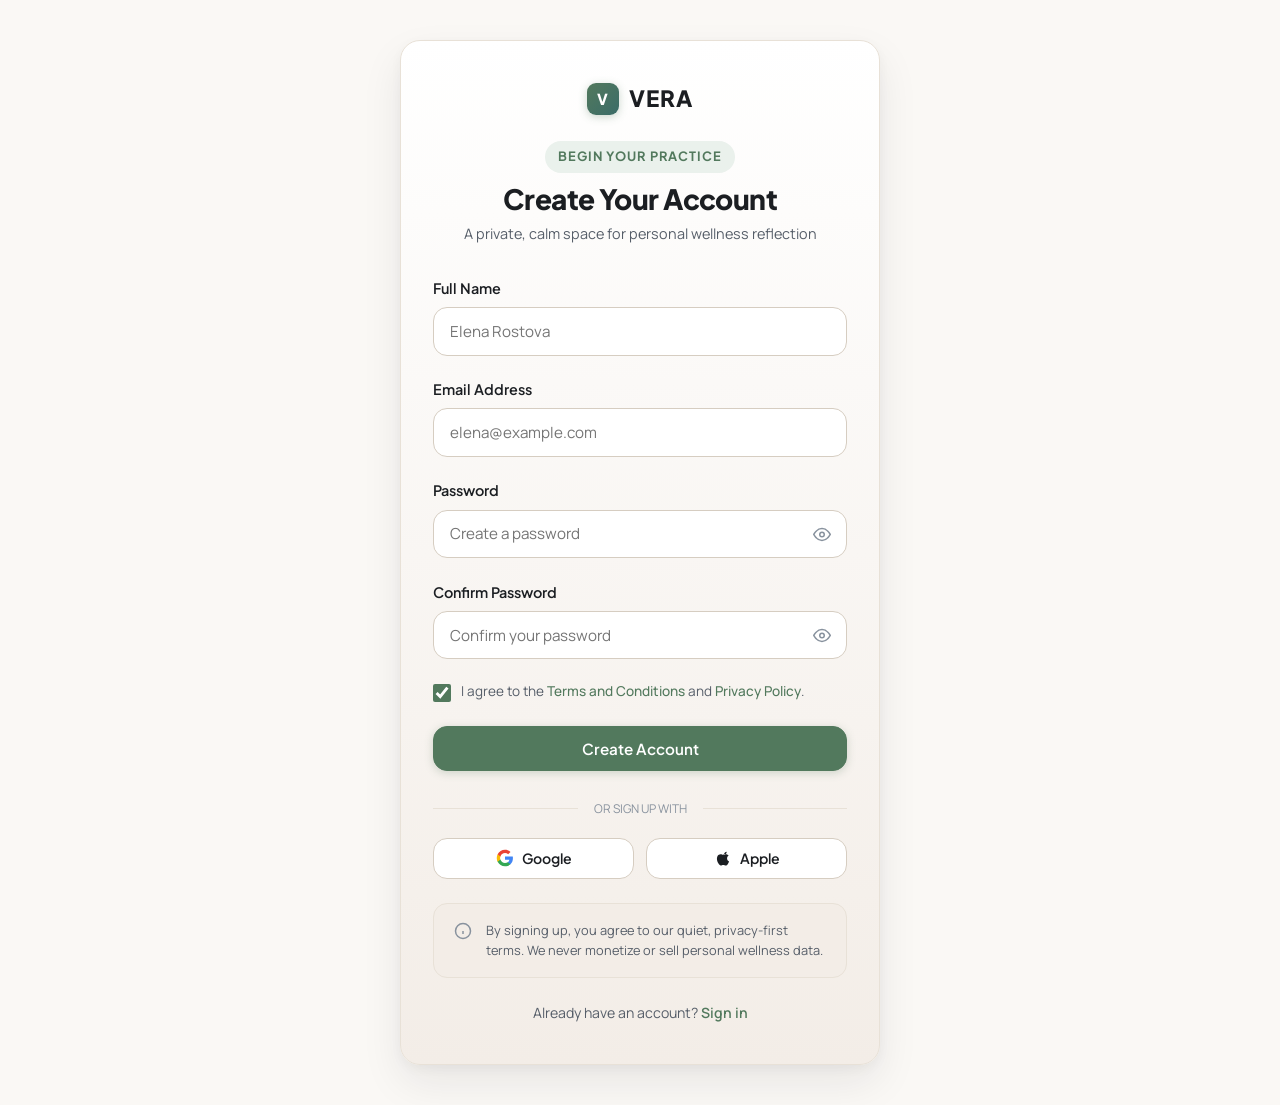
<file: signup.html>
<!DOCTYPE html>
<html lang="en" data-theme="light">
<head>
  <meta charset="UTF-8">
  <meta name="viewport" content="width=device-width, initial-scale=1.0">
  <title>Sign Up — VERA Wellness & Recovery</title>
  <meta name="description" content="Create your private VERA account to organize routines, track recovery trends, and share progress securely.">
  <link rel="icon" type="image/svg+xml" href="assets/images/favicon.svg">

  <!-- Core CSS -->
  <link rel="stylesheet" href="assets/css/style.css">
  <link rel="stylesheet" href="assets/css/components.css">
  <link rel="stylesheet" href="assets/css/responsive.css">
</head>
<body style="min-height: 100vh; display: flex; align-items: center; justify-content: center; background-color: var(--bg-primary); padding: 2.5rem 1rem;">

  <!-- Signup Main Card -->
  <main style="width: 100%; max-width: 480px;">
    <div class="card card-warm" style="width: 100%; box-shadow: var(--shadow-lg); padding: 2.5rem 2rem;">
      
      <!-- Brand Top Center -->
      <div style="display: flex; justify-content: center; margin-bottom: 1.5rem;">
        <a href="index.html" class="navbar-brand" style="justify-content: center;">
          <span class="brand-icon">V</span>
          <span>VERA</span>
        </a>
      </div>

      <div style="text-align: center; margin-bottom: 2rem;">
        <span class="section-tag" style="margin-bottom: 0.5rem;">Begin Your Practice</span>
        <h1 style="font-size: 1.75rem; margin-bottom: 0.4rem;">Create Your Account</h1>
        <p style="font-size: 0.9rem; color: var(--text-secondary); margin: 0;">A private, calm space for personal wellness reflection</p>
      </div>

      <form id="signupForm">
        <!-- Input fields in separate lines -->
        <div class="form-group">
          <label class="form-label" for="fullName">Full Name</label>
          <input type="text" id="fullName" class="form-control" placeholder="Elena Rostova" required>
        </div>

        <div class="form-group">
          <label class="form-label" for="email">Email Address</label>
          <input type="email" id="email" class="form-control" placeholder="elena@example.com" required>
        </div>

        <div class="form-group">
          <label class="form-label" for="password">Password</label>
          <div class="password-input-wrap">
            <input type="password" id="password" class="form-control" placeholder="Create a password" required>
            <button type="button" class="password-toggle-btn" aria-label="Show password" tabindex="-1">
              <svg class="eye-icon eye-show" width="18" height="18" viewBox="0 0 24 24" fill="none" stroke="currentColor" stroke-width="2" stroke-linecap="round" stroke-linejoin="round">
                <path d="M1 12s4-8 11-8 11 8 11 8-4 8-11 8-11-8-11-8z"></path>
                <circle cx="12" cy="12" r="3"></circle>
              </svg>
              <svg class="eye-icon eye-hide" style="display: none;" width="18" height="18" viewBox="0 0 24 24" fill="none" stroke="currentColor" stroke-width="2" stroke-linecap="round" stroke-linejoin="round">
                <path d="M17.94 17.94A10.07 10.07 0 0 1 12 20c-7 0-11-8-11-8a18.45 18.45 0 0 1 5.06-5.94M9.9 4.24A9.12 9.12 0 0 1 12 4c7 0 11 8 11 8a18.5 18.5 0 0 1-2.16 3.19m-6.72-1.07a3 3 0 1 1-4.24-4.24"></path>
                <line x1="1" y1="1" x2="23" y2="23"></line>
              </svg>
            </button>
          </div>
        </div>

        <div class="form-group">
          <label class="form-label" for="confirmPassword">Confirm Password</label>
          <div class="password-input-wrap">
            <input type="password" id="confirmPassword" class="form-control" placeholder="Confirm your password" required>
            <button type="button" class="password-toggle-btn" aria-label="Show password" tabindex="-1">
              <svg class="eye-icon eye-show" width="18" height="18" viewBox="0 0 24 24" fill="none" stroke="currentColor" stroke-width="2" stroke-linecap="round" stroke-linejoin="round">
                <path d="M1 12s4-8 11-8 11 8 11 8-4 8-11 8-11-8-11-8z"></path>
                <circle cx="12" cy="12" r="3"></circle>
              </svg>
              <svg class="eye-icon eye-hide" style="display: none;" width="18" height="18" viewBox="0 0 24 24" fill="none" stroke="currentColor" stroke-width="2" stroke-linecap="round" stroke-linejoin="round">
                <path d="M17.94 17.94A10.07 10.07 0 0 1 12 20c-7 0-11-8-11-8a18.45 18.45 0 0 1 5.06-5.94M9.9 4.24A9.12 9.12 0 0 1 12 4c7 0 11 8 11 8a18.5 18.5 0 0 1-2.16 3.19m-6.72-1.07a3 3 0 1 1-4.24-4.24"></path>
                <line x1="1" y1="1" x2="23" y2="23"></line>
              </svg>
            </button>
          </div>
        </div>

        <!-- Terms and Conditions Tickbox -->
        <div style="margin-top: 1.2rem; margin-bottom: 1.5rem;">
          <label class="custom-check-group" style="align-items: flex-start; gap: 0.6rem;">
            <input type="checkbox" id="agreeTerms" required checked>
            <span style="font-size: 0.85rem; line-height: 1.4; color: var(--text-secondary);">
              I agree to the <a href="about.html" class="auth-link">Terms and Conditions</a> and <a href="about.html" class="auth-link">Privacy Policy</a>.
            </span>
          </label>
        </div>

        <button type="submit" class="btn btn-primary" style="width: 100%;">Create Account</button>
      </form>

      <!-- Bottom Google and Apple Social Sign-in -->
      <div style="display: flex; align-items: center; gap: 1rem; margin: 1.75rem 0 1.25rem 0;">
        <div style="flex: 1; height: 1px; background-color: var(--border-subtle);"></div>
        <span style="font-size: 0.75rem; color: var(--text-muted); text-transform: uppercase;">or sign up with</span>
        <div style="flex: 1; height: 1px; background-color: var(--border-subtle);"></div>
      </div>

      <div style="display: grid; grid-template-columns: 1fr 1fr; gap: 0.75rem; margin-bottom: 1rem;">
        <button type="button" class="btn btn-secondary" id="btnGoogleSignup"
          style="display: flex; align-items: center; justify-content: center; gap: 0.5rem; font-size: 0.88rem; padding: 0.65rem 0.5rem;">
          <svg width="18" height="18" viewBox="0 0 24 24">
            <path fill="#4285F4"
              d="M22.56 12.25c0-.78-.07-1.53-.2-2.25H12v4.26h5.92c-.26 1.37-1.04 2.53-2.21 3.31v2.77h3.57c2.08-1.92 3.28-4.74 3.28-8.09z" />
            <path fill="#34A853"
              d="M12 23c2.97 0 5.46-.98 7.28-2.66l-3.57-2.77c-.98.66-2.23 1.06-3.71 1.06-2.86 0-5.29-1.93-6.16-4.53H2.18v2.84C3.99 20.53 7.7 23 12 23z" />
            <path fill="#FBBC05"
              d="M5.84 14.09c-.22-.66-.35-1.36-.35-2.09s.13-1.43.35-2.09V7.06H2.18C1.43 8.55 1 10.22 1 12s.43 3.45 1.18 4.94l2.85-2.22.81-.63z" />
            <path fill="#EA4335"
              d="M12 5.38c1.62 0 3.06.56 4.21 1.64l3.15-3.15C17.45 2.09 14.97 1 12 1 7.7 1 3.99 3.47 2.18 7.06l3.66 2.84c.87-2.6 3.3-4.52 6.16-4.52z" />
          </svg>
          <span>Google</span>
        </button>

        <button type="button" class="btn btn-secondary" id="btnAppleSignup"
          style="display: flex; align-items: center; justify-content: center; gap: 0.5rem; font-size: 0.88rem; padding: 0.65rem 0.5rem;">
          <svg width="18" height="18" viewBox="0 0 24 24" fill="currentColor">
            <path d="M18.71 19.5c-.83 1.24-1.71 2.45-3.05 2.47-1.34.03-1.77-.79-3.29-.79-1.53 0-2 .77-3.27.82-1.31.05-2.3-1.32-3.14-2.53C4.25 17 2.94 12.45 4.7 9.39c.87-1.52 2.43-2.48 4.12-2.51 1.28-.02 2.5.87 3.29.87.78 0 2.26-1.07 3.81-.91.65.03 2.47.26 3.64 1.98-.09.06-2.17 1.28-2.15 3.81.03 3.02 2.65 4.03 2.68 4.04-.03.07-.42 1.44-1.38 2.83M15.97 6.37c.61-.75 1.04-1.8 0.92-2.87-.9.04-2 .6-2.64 1.36-.57.65-1.06 1.73-.93 2.76 1.02.08 2.05-.5 2.65-1.25z"/>
          </svg>
          <span>Apple</span>
        </button>
      </div>

      <div class="disclaimer-box" style="margin-top: 1.5rem; font-size: 0.8rem;">
        <svg class="disclaimer-icon" viewBox="0 0 24 24" fill="none" stroke="currentColor" stroke-width="2"><circle cx="12" cy="12" r="10"></circle><line x1="12" y1="16" x2="12" y2="12"></line><line x1="12" y1="8" x2="12.01" y2="8"></line></svg>
        <div>
          By signing up, you agree to our quiet, privacy-first terms. We never monetize or sell personal wellness data.
        </div>
      </div>

      <div style="text-align: center; margin-top: 1.5rem; font-size: 0.88rem; color: var(--text-secondary);">
        Already have an account? <a href="login.html" class="auth-link" style="font-weight: 600;">Sign in</a>
      </div>

    </div>
  </main>

  <!-- Scripts -->
  <script src="assets/js/notifications.js"></script>
  <script src="assets/js/auth.js"></script>
</body>
</html>
</file>
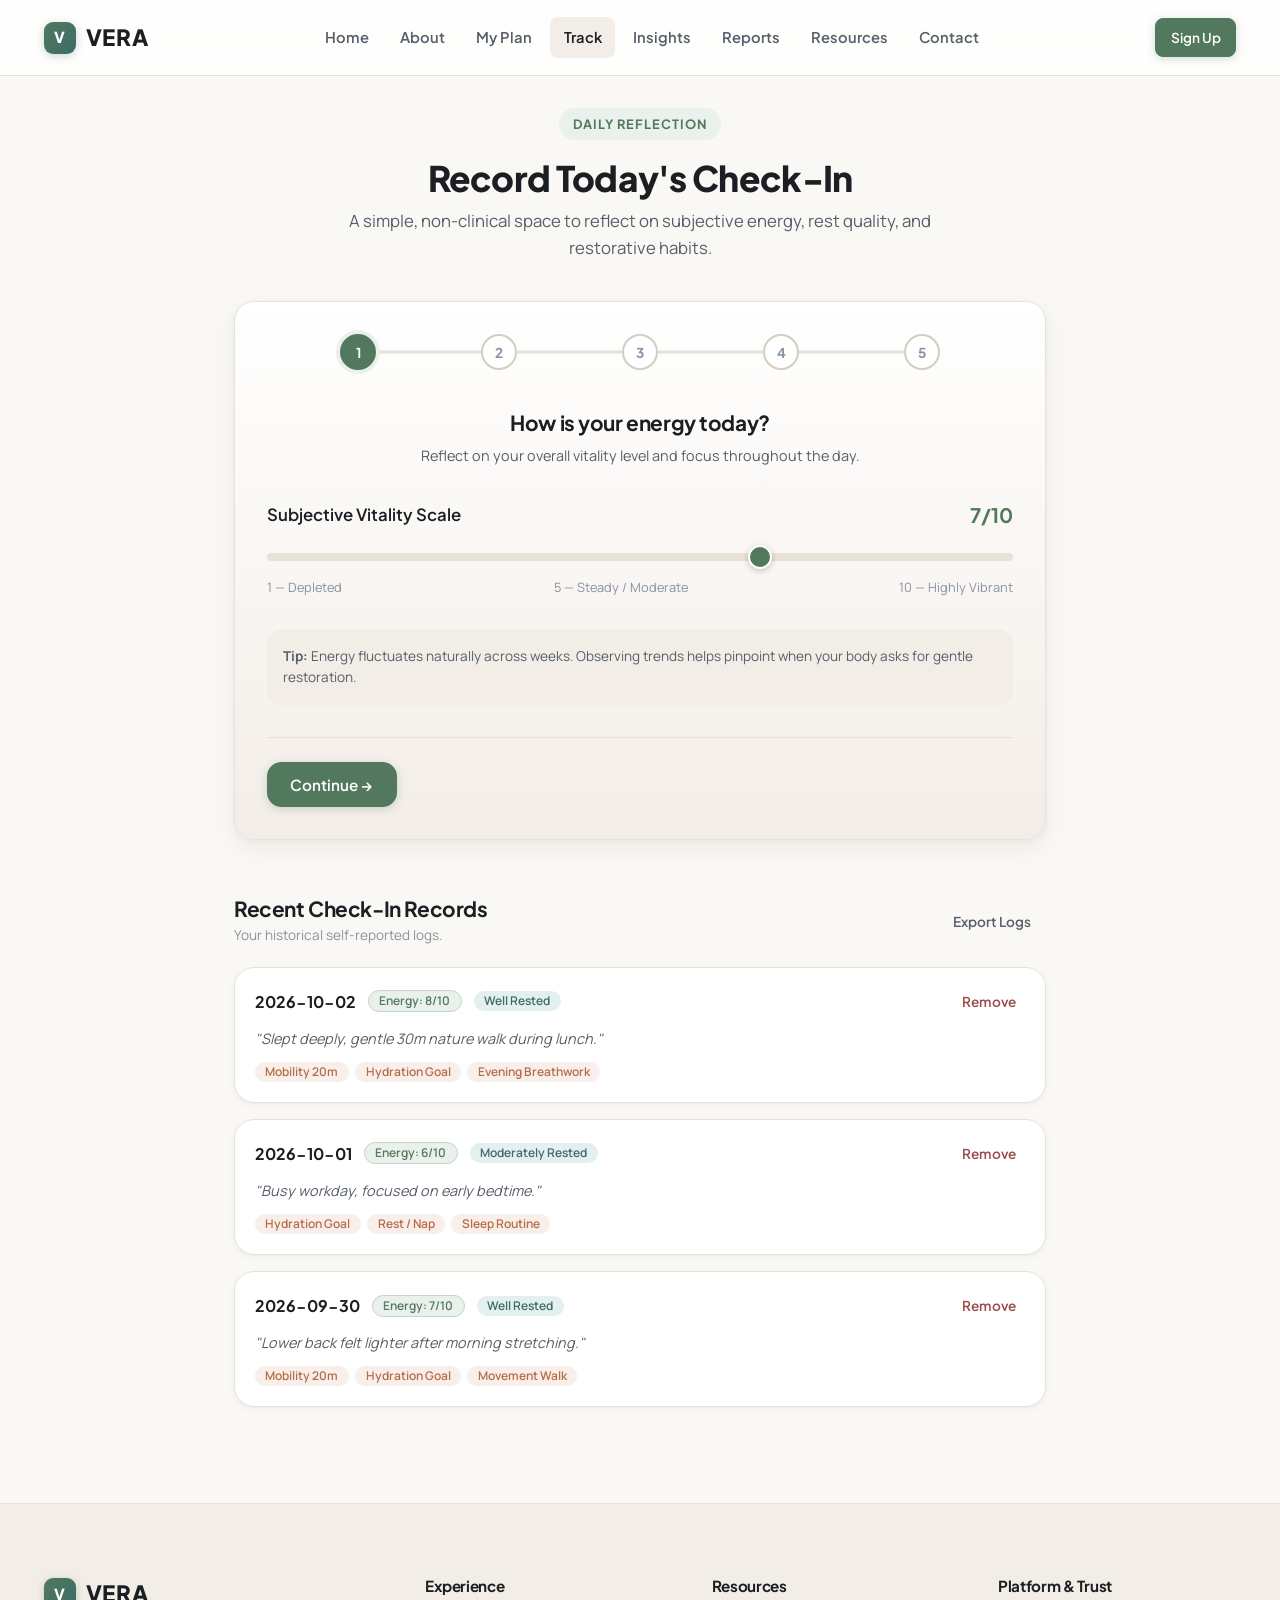
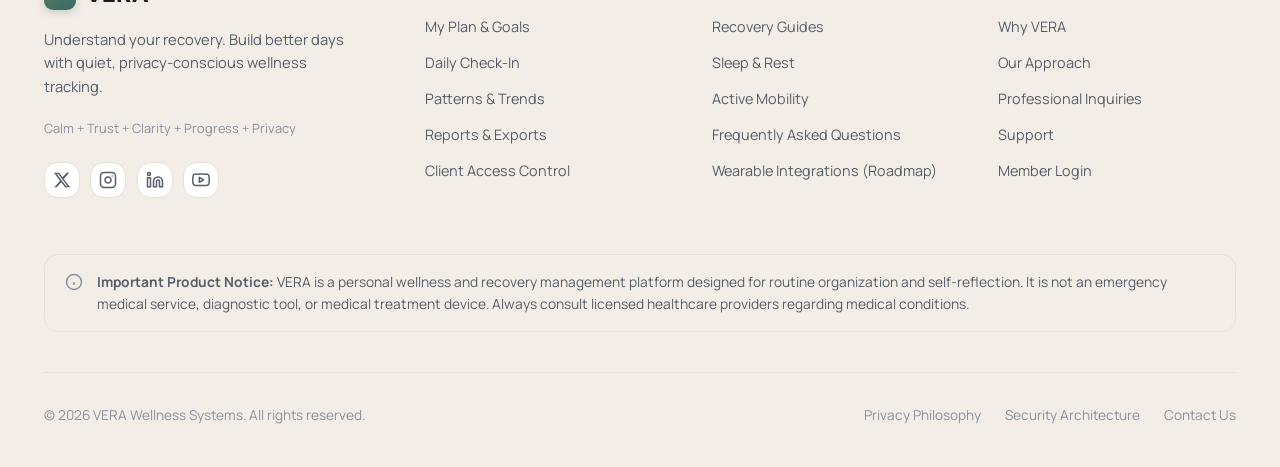
<file: track.html>
<!DOCTYPE html>
<html lang="en" data-theme="light">
<head>
  <meta charset="UTF-8">
  <meta name="viewport" content="width=device-width, initial-scale=1.0">
  <title>Daily Track — VERA Wellness & Recovery</title>
  <meta name="description" content="Daily self-reported wellness tracking. Record energy, sleep rest, completed recovery routines, and private journal reflections.">

  <link rel="icon" type="image/svg+xml" href="assets/images/favicon.svg">

  <!-- Core CSS -->
  <link rel="stylesheet" href="assets/css/style.css">
  <link rel="stylesheet" href="assets/css/components.css">
  <link rel="stylesheet" href="assets/css/responsive.css">
</head>
<body>

  <!-- Sticky SaaS Navbar -->
  <header class="navbar-vera" role="banner">
    <div class="container navbar-container">
      <a href="index.html" class="navbar-brand" aria-label="VERA Home">
        <span class="brand-icon">V</span>
        <span>VERA</span>
      </a>

      <!-- Desktop Nav Menu (No dropdowns, includes Contact) -->
      <nav class="nav-menu" role="navigation" aria-label="Primary Navigation">
        <a href="index.html" class="nav-link">Home</a>
        <a href="about.html" class="nav-link">About</a>
        <a href="my-plan.html" class="nav-link">My Plan</a>
        <a href="track.html" class="nav-link active">Track</a>
        <a href="insights.html" class="nav-link">Insights</a>
        <a href="reports.html" class="nav-link">Reports</a>
        <a href="resources.html" class="nav-link">Resources</a>
        <a href="contact.html" class="nav-link">Contact</a>
      </nav>

      <!-- Right Navbar Controls (Sign Up & Mobile Menu) -->
      <div class="navbar-actions">
        <a href="signup.html" class="btn btn-primary btn-sm">Sign Up</a>
        <button type="button" class="hamburger-btn" id="hamburgerToggleBtn" aria-label="Open mobile menu">
          <svg width="24" height="24" viewBox="0 0 24 24" fill="none" stroke="currentColor" stroke-width="2"><line x1="3" y1="12" x2="21" y2="12"></line><line x1="3" y1="6" x2="21" y2="6"></line><line x1="3" y1="18" x2="21" y2="18"></line></svg>
        </button>
      </div>
    </div>
  </header>

  <!-- Mobile Navigation Drawer -->
  <div class="mobile-nav-overlay" id="mobileNavOverlay" role="dialog" aria-modal="true" aria-label="Mobile Navigation">
    <div class="mobile-nav-drawer">
      <div class="mobile-drawer-header">
        <a href="index.html" class="navbar-brand">
          <span class="brand-icon">V</span>
          <span>VERA</span>
        </a>
        <button type="button" class="mobile-close-btn" id="closeMobileNavBtn" aria-label="Close menu">
          <svg width="22" height="22" viewBox="0 0 24 24" fill="none" stroke="currentColor" stroke-width="2"><line x1="18" y1="6" x2="6" y2="18"></line><line x1="6" y1="6" x2="18" y2="18"></line></svg>
        </button>
      </div>

      <nav class="mobile-nav-list">
        <a href="index.html" class="mobile-nav-link">Home</a>
        <a href="about.html" class="mobile-nav-link">About</a>
        <a href="my-plan.html" class="mobile-nav-link">My Plan</a>
        <a href="track.html" class="mobile-nav-link active">Track</a>
        <a href="insights.html" class="mobile-nav-link">Insights</a>
        <a href="reports.html" class="mobile-nav-link">Reports</a>
        <a href="resources.html" class="mobile-nav-link">Resources</a>
        <a href="contact.html" class="mobile-nav-link">Contact</a>
      </nav>

      <div class="mobile-drawer-footer">
        <a href="signup.html" class="btn btn-primary" style="width: 100%; text-align: center;">Sign Up</a>
      </div>
    </div>
  </div>

  <!-- Main Content -->
  <main class="page-wrapper" id="mainContent">
    <div class="container-narrow" style="padding-top: 2rem; padding-bottom: 5rem;">
      
      <!-- Page Header -->
      <div style="text-align: center; margin-bottom: 2.5rem;">
        <span class="section-tag">Daily Reflection</span>
        <h1 style="font-size: 2.2rem; margin-bottom: 0.5rem;">Record Today's Check-In</h1>
        <p style="font-size: 1.05rem; color: var(--text-secondary); max-width: 600px; margin: 0 auto;">
          A simple, non-clinical space to reflect on subjective energy, rest quality, and restorative habits.
        </p>
      </div>

      <!-- SECTION 1: DAILY CHECK-IN WIZARD (#checkin) -->
      <section id="checkin" class="card card-warm" style="margin-bottom: 3.5rem; scroll-margin-top: 6rem; box-shadow: var(--shadow-md);">
        
        <!-- Step Wizard Progress Indicator -->
        <div class="wizard-progress">
          <div class="wizard-progress-bar" id="wizardProgressBar" style="width: 0%;"></div>
          <div class="wizard-step-node active" data-step="1" title="Step 1: Energy">1</div>
          <div class="wizard-step-node" data-step="2" title="Step 2: Rest">2</div>
          <div class="wizard-step-node" data-step="3" title="Step 3: Activities">3</div>
          <div class="wizard-step-node" data-step="4" title="Step 4: Reflection Note">4</div>
          <div class="wizard-step-node" data-step="5" title="Step 5: Review & Save">5</div>
        </div>

        <form id="checkinWizardForm">
          
          <!-- STEP 1: Subjective Energy (#energy) -->
          <div class="wizard-step-panel active" id="energy">
            <h3 style="font-size: 1.3rem; margin-bottom: 0.5rem; text-align: center;">How is your energy today?</h3>
            <p style="text-align: center; font-size: 0.9rem; color: var(--text-secondary); margin-bottom: 2rem;">
              Reflect on your overall vitality level and focus throughout the day.
            </p>

            <div class="slider-group">
              <div class="slider-header">
                <span class="slider-label">Subjective Vitality Scale</span>
                <span class="slider-value-display" id="energyValDisplay">7/10</span>
              </div>
              <input type="range" class="range-slider" id="energySlider" min="1" max="10" value="7" aria-label="Energy level scale from 1 to 10">
              <div class="slider-scale-labels">
                <span>1 — Depleted</span>
                <span>5 — Steady / Moderate</span>
                <span>10 — Highly Vibrant</span>
              </div>
            </div>

            <div style="background-color: var(--bg-secondary); border-radius: var(--radius-md); padding: 1rem; margin-top: 2rem; font-size: 0.85rem; color: var(--text-secondary);">
              <strong>Tip:</strong> Energy fluctuates naturally across weeks. Observing trends helps pinpoint when your body asks for gentle restoration.
            </div>
          </div>

          <!-- STEP 2: Sleep & Rest Perception (#sleep) -->
          <div class="wizard-step-panel" id="sleep">
            <h3 style="font-size: 1.3rem; margin-bottom: 0.5rem; text-align: center;">How rested do you feel?</h3>
            <p style="text-align: center; font-size: 0.9rem; color: var(--text-secondary); margin-bottom: 2rem;">
              Capture your subjective sense of sleep recovery upon waking.
            </p>

            <div class="form-group">
              <label class="form-label">Perceived Sleep Restoration</label>
              <div class="segmented-group" style="grid-template-columns: repeat(3, 1fr);">
                <button type="button" class="segmented-btn" data-type="rested">Light / Broken</button>
                <button type="button" class="segmented-btn selected" data-type="rested">Well Rested</button>
                <button type="button" class="segmented-btn" data-type="rested">Deeply Restored</button>
              </div>
            </div>

            <div class="form-group" style="margin-top: 1.8rem;">
              <label class="form-label">How would you describe your recovery today?</label>
              <div class="segmented-group" style="grid-template-columns: repeat(3, 1fr);">
                <button type="button" class="segmented-btn" data-type="recovery">Heavy / Sluggish</button>
                <button type="button" class="segmented-btn selected" data-type="recovery">Steady & Calibrated</button>
                <button type="button" class="segmented-btn" data-type="recovery">Strong & Primed</button>
              </div>
            </div>
          </div>

          <!-- STEP 3: Activities & Movement (#activities & #movement) -->
          <div class="wizard-step-panel" id="activities">
            <div style="display: flex; align-items: center; justify-content: space-between; margin-bottom: 1rem;">
              <div>
                <h3 style="font-size: 1.3rem; margin-bottom: 0.2rem;">What activities did you complete?</h3>
                <p style="font-size: 0.88rem; color: var(--text-secondary); margin: 0;">Select all routines completed during today's practice.</p>
              </div>
              <button type="button" class="btn btn-secondary btn-sm" id="openAddActivityModalBtn">+ Add Activity</button>
            </div>

            <div class="activity-grid" id="activitiesGrid">
              <div class="activity-card checked" id="movement">
                <div class="activity-checkbox"><svg width="12" height="12" viewBox="0 0 24 24" fill="none" stroke="currentColor" stroke-width="3"><polyline points="20 6 9 17 4 12"></polyline></svg></div>
                <div class="activity-name">Mobility 20m</div>
              </div>

              <div class="activity-card checked">
                <div class="activity-checkbox"><svg width="12" height="12" viewBox="0 0 24 24" fill="none" stroke="currentColor" stroke-width="3"><polyline points="20 6 9 17 4 12"></polyline></svg></div>
                <div class="activity-name">Hydration Goal</div>
              </div>

              <div class="activity-card">
                <div class="activity-checkbox"></div>
                <div class="activity-name">Evening Breathwork</div>
              </div>

              <div class="activity-card">
                <div class="activity-checkbox"></div>
                <div class="activity-name">Rest / Nap 25m</div>
              </div>

              <div class="activity-card">
                <div class="activity-checkbox"></div>
                <div class="activity-name">Recovery Walk</div>
              </div>

              <div class="activity-card">
                <div class="activity-checkbox"></div>
                <div class="activity-name">Digital Sunset</div>
              </div>
            </div>
          </div>

          <!-- STEP 4: Private Notes Journal (#notes) -->
          <div class="wizard-step-panel" id="notes">
            <h3 style="font-size: 1.3rem; margin-bottom: 0.5rem; text-align: center;">Private Journal Reflection</h3>
            <p style="text-align: center; font-size: 0.9rem; color: var(--text-secondary); margin-bottom: 1.5rem;">
              How are you feeling today? Capture any physical sensations, wins, or stressful factors.
            </p>

            <div class="form-group">
              <label class="form-label" for="dailyJournalNote">Personal Notes (Encrypted & Private by Default)</label>
              <textarea id="dailyJournalNote" class="form-textarea" placeholder="e.g. Slept through the night without waking. Hip stiffness felt significantly improved after midday mobility stretch..."></textarea>
              <div class="form-help">Notes are strictly private and never shared unless explicitly checked in client sharing permissions.</div>
            </div>
          </div>

          <!-- STEP 5: Review & Save -->
          <div class="wizard-step-panel">
            <h3 style="font-size: 1.3rem; margin-bottom: 0.5rem; text-align: center;">Review & Confirm Check-In</h3>
            <p style="text-align: center; font-size: 0.9rem; color: var(--text-secondary); margin-bottom: 1.5rem;">
              Review your self-reported inputs before saving to your personal recovery archive.
            </p>

            <div id="wizardReviewContainer">
              <!-- Populated dynamically -->
            </div>
          </div>

          <!-- Wizard Navigation Action Bar -->
          <div class="wizard-nav-actions">
            <button type="button" class="btn btn-secondary" id="wizardPrevBtn" style="display: none;">
              &larr; Previous Step
            </button>
            <div class="wizard-nav-forward">
              <button type="button" class="btn btn-primary" id="wizardNextBtn">
                Continue &rarr;
              </button>
              <button type="submit" class="btn btn-primary" id="wizardSaveBtn" style="display: none;">
                Save Check-In
              </button>
            </div>
          </div>

        </form>

        <!-- Success Confirmation State Box -->
        <div id="saveConfirmation" style="display: none; text-align: center; padding: 2.5rem 1rem;">
          <div style="width: 56px; height: 56px; border-radius: 50%; background-color: var(--accent-sage-subtle); color: var(--accent-sage); display: flex; align-items: center; justify-content: center; margin: 0 auto 1.2rem auto;">
            <svg width="28" height="28" viewBox="0 0 24 24" fill="none" stroke="currentColor" stroke-width="2.5"><polyline points="20 6 9 17 4 12"></polyline></svg>
          </div>
          <h3 style="font-size: 1.4rem; margin-bottom: 0.5rem; color: var(--text-primary);">Your check-in has been saved.</h3>
          <p style="color: var(--text-secondary); font-size: 0.95rem; max-width: 480px; margin: 0 auto 1.8rem auto;">
            Your recovery archive has been updated for today. You can review pattern changes anytime in Insights.
          </p>
          <div class="wizard-confirmation-actions">
            <a href="insights.html" class="btn btn-primary">View Patterns</a>
            <button type="button" class="btn btn-secondary" onclick="window.location.reload()">New Check-In</button>
          </div>
        </div>

      </section>

      <!-- RECENT CHECK-IN ENTRIES LIST -->
      <section style="margin-top: 3.5rem;">
        <div style="display: flex; align-items: center; justify-content: space-between; margin-bottom: 1.25rem;">
          <div>
            <h2 style="font-size: 1.3rem; margin-bottom: 0.2rem;">Recent Check-In Records</h2>
            <p style="font-size: 0.85rem; color: var(--text-muted); margin: 0;">Your historical self-reported logs.</p>
          </div>
          <a href="reports.html#export-data" class="btn btn-subtle btn-sm">Export Logs</a>
        </div>

        <div id="recentCheckinLogsList">
          <!-- Populated dynamically via tracking.js -->
        </div>
      </section>

    </div>
  </main>

  <!-- Add Activity Modal -->
  <div class="modal-overlay" id="addActivityModal" role="dialog" aria-modal="true" aria-labelledby="addActTitle">
    <div class="modal-card">
      <div class="modal-header">
        <h3 id="addActTitle" style="font-size: 1.25rem;">Add Custom Activity</h3>
        <button type="button" class="modal-close" id="closeAddActivityModalBtn"><svg width="18" height="18" viewBox="0 0 24 24" fill="none" stroke="currentColor" stroke-width="2"><line x1="18" y1="6" x2="6" y2="18"></line><line x1="6" y1="6" x2="18" y2="18"></line></svg></button>
      </div>

      <form id="newActivityForm">
        <div class="form-group">
          <label class="form-label" for="newActivityName">Activity Name</label>
          <input type="text" id="newActivityName" class="form-control" placeholder="e.g. Foam Rolling, Epsom Salt Bath, Sauna 15m" required>
        </div>

        <div class="form-group">
          <label class="form-label" for="newActivityCategory">Category</label>
          <select id="newActivityCategory" class="form-select">
            <option value="Mobility & Stretching">Mobility & Stretching</option>
            <option value="Rest & Downregulation">Rest & Downregulation</option>
            <option value="Breath & Nervous System">Breath & Nervous System</option>
            <option value="Hydration & Nutrition">Hydration & Nutrition</option>
          </select>
        </div>

        <div style="display: flex; justify-content: flex-end; gap: 0.75rem; margin-top: 1.5rem;">
          <button type="button" class="btn btn-secondary" onclick="document.getElementById('addActivityModal').classList.remove('open')">Cancel</button>
          <button type="submit" class="btn btn-primary">Add Activity</button>
        </div>
      </form>
    </div>
  </div>

  <!-- Global Footer -->
  <footer class="footer-vera" role="contentinfo">
    <div class="container">
      <div class="footer-grid">
        <div class="footer-brand">
          <a href="index.html" class="navbar-brand">
            <span class="brand-icon">V</span>
            <span>VERA</span>
          </a>
          <p>Understand your recovery. Build better days with quiet, privacy-conscious wellness tracking.</p>
          <div style="margin-top: 1.2rem; font-size: 0.8rem; color: var(--text-muted);">
            Calm + Trust + Clarity + Progress + Privacy
          </div>
          <!-- Social Icons -->
          <div class="footer-social-links">
            <a href="https://twitter.com" target="_blank" rel="noopener noreferrer" class="social-icon-btn" aria-label="Follow VERA on X / Twitter">
              <svg width="18" height="18" viewBox="0 0 24 24" fill="currentColor"><path d="M18.244 2.25h3.308l-7.227 8.26 8.502 11.24H16.17l-5.214-6.817L4.99 21.75H1.68l7.73-8.835L1.254 2.25H8.08l4.713 6.231zm-1.161 17.52h1.833L7.084 4.126H5.117z"/></svg>
            </a>
            <a href="https://instagram.com" target="_blank" rel="noopener noreferrer" class="social-icon-btn" aria-label="Follow VERA on Instagram">
              <svg width="18" height="18" viewBox="0 0 24 24" fill="none" stroke="currentColor" stroke-width="2" stroke-linecap="round" stroke-linejoin="round"><rect x="2" y="2" width="20" height="20" rx="5" ry="5"></rect><path d="M16 11.37A4 4 0 1 1 12.63 8 4 4 0 0 1 16 11.37z"></path><line x1="17.5" y1="6.5" x2="17.51" y2="6.5"></line></svg>
            </a>
            <a href="https://linkedin.com" target="_blank" rel="noopener noreferrer" class="social-icon-btn" aria-label="Connect with VERA on LinkedIn">
              <svg width="18" height="18" viewBox="0 0 24 24" fill="none" stroke="currentColor" stroke-width="2" stroke-linecap="round" stroke-linejoin="round"><path d="M16 8a6 6 0 0 1 6 6v7h-4v-7a2 2 0 0 0-2-2 2 2 0 0 0-2 2v7h-4v-7a6 6 0 0 1 6-6z"></path><rect x="2" y="9" width="4" height="12"></rect><circle cx="4" cy="4" r="2"></circle></svg>
            </a>
            <a href="https://youtube.com" target="_blank" rel="noopener noreferrer" class="social-icon-btn" aria-label="Watch VERA on YouTube">
              <svg width="18" height="18" viewBox="0 0 24 24" fill="none" stroke="currentColor" stroke-width="2" stroke-linecap="round" stroke-linejoin="round"><path d="M22.54 6.42a2.78 2.78 0 0 0-1.94-2C18.88 4 12 4 12 4s-6.88 0-8.6.46a2.78 2.78 0 0 0-1.94 2A29 29 0 0 0 1 11.75a29 29 0 0 0 .46 5.33A2.78 2.78 0 0 0 3.4 19c1.72.46 8.6.46 8.6.46s6.88 0 8.6-.46a2.78 2.78 0 0 0 1.94-2 29 29 0 0 0 .46-5.25 29 29 0 0 0-.46-5.33z"></path><polygon points="9.75 15.02 15.5 11.75 9.75 8.48 9.75 15.02"></polygon></svg>
            </a>
          </div>
        </div>

        <div class="footer-col">
          <h5>Experience</h5>
          <ul class="footer-links">
            <li><a href="my-plan.html">My Plan & Goals</a></li>
            <li><a href="track.html">Daily Check-In</a></li>
            <li><a href="insights.html">Patterns & Trends</a></li>
            <li><a href="reports.html">Reports & Exports</a></li>
            <li><a href="sharing.html">Client Access Control</a></li>
          </ul>
        </div>

        <div class="footer-col">
          <h5>Resources</h5>
          <ul class="footer-links">
            <li><a href="resources.html">Recovery Guides</a></li>
            <li><a href="resources.html">Sleep & Rest</a></li>
            <li><a href="resources.html">Active Mobility</a></li>
            <li><a href="contact.html#faq">Frequently Asked Questions</a></li>
            <li><a href="coming-soon.html">Wearable Integrations (Roadmap)</a></li>
          </ul>
        </div>

        <div class="footer-col">
          <h5>Platform & Trust</h5>
          <ul class="footer-links">
            <li><a href="about.html">Why VERA</a></li>
            <li><a href="about.html#approach">Our Approach</a></li>
            <li><a href="contact.html">Professional Inquiries</a></li>
            <li><a href="contact.html#support">Support</a></li>
            <li><a href="login.html">Member Login</a></li>
          </ul>
        </div>
      </div>

      <div class="disclaimer-box" style="margin-bottom: 2.5rem;">
        <svg class="disclaimer-icon" viewBox="0 0 24 24" fill="none" stroke="currentColor" stroke-width="2"><circle cx="12" cy="12" r="10"></circle><line x1="12" y1="16" x2="12" y2="12"></line><line x1="12" y1="8" x2="12.01" y2="8"></line></svg>
        <div>
          <strong>Important Product Notice:</strong> VERA is a personal wellness and recovery management platform designed for routine organization and self-reflection. It is not an emergency medical service, diagnostic tool, or medical treatment device. Always consult licensed healthcare providers regarding medical conditions.
        </div>
      </div>

      <div class="footer-bottom">
        <div>&copy; 2026 VERA Wellness Systems. All rights reserved.</div>
        <div style="display: flex; gap: 1.5rem;">
          <a href="about.html">Privacy Philosophy</a>
          <a href="contact.html">Security Architecture</a>
          <a href="contact.html">Contact Us</a>
        </div>
      </div>
    </div>
  </footer>

  <!-- Back to Top Button -->
  <button type="button" class="back-to-top-btn" id="backToTopBtn" aria-label="Back to top" title="Back to top">
    <svg width="20" height="20" viewBox="0 0 24 24" fill="none" stroke="currentColor" stroke-width="2.5" stroke-linecap="round" stroke-linejoin="round">
      <polyline points="18 15 12 9 6 15"></polyline>
    </svg>
  </button>

  <!-- Scripts -->
  <script src="assets/js/theme.js"></script>
  <script src="assets/js/notifications.js"></script>
  <script src="assets/js/auth.js"></script>
  <script src="assets/js/tracking.js"></script>
  <script src="assets/js/resources.js"></script>
  <script src="assets/js/main.js"></script>
</body>
</html>
</file>
<file: assets/css/style.css>
/* ==========================================================================
   VERA — Wellness & Recovery Management
   Core Design System & Global Styles
   ========================================================================== */

@import url('https://fonts.googleapis.com/css2?family=Manrope:wght@300;400;500;600;700&family=Plus+Jakarta+Sans:wght@400;500;600;700;800&display=swap');

/* --- CSS Variables & Design Tokens --- */
:root {
  /* Light Theme Palette (Warm Ivory, Soft Sand, Sage, Charcoal) */
  --bg-primary: #FAF8F5;
  --bg-secondary: #F3EDE7;
  --bg-tertiary: #EAE2D8;
  --bg-card: #FFFFFF;
  --bg-card-glass: rgba(255, 255, 255, 0.82);
  --bg-elevated: #FFFFFF;

  --text-primary: #1B1E22;
  --text-secondary: #565E69;
  --text-muted: #88929E;
  --text-inverse: #FAF8F5;

  --border-subtle: #E8E1D7;
  --border-medium: #D6CDC1;
  --border-focus: #52795D;

  /* Accent Colors */
  --accent-sage: #52795D;
  --accent-sage-hover: #41624A;
  --accent-sage-subtle: #EAF1EC;
  --accent-sage-border: #C2D6C7;

  --accent-teal: #3B6C68;
  --accent-teal-hover: #2C534F;
  --accent-teal-subtle: #E4EFEF;

  --accent-warm: #B86B49;
  --accent-warm-subtle: #F9EFEA;

  --status-active: #3D7D56;
  --status-pending: #C2822B;
  --status-revoked: #9B4A4A;

  /* Typography */
  --font-heading: 'Plus Jakarta Sans', -apple-system, BlinkMacSystemFont, sans-serif;
  --font-body: 'Manrope', -apple-system, BlinkMacSystemFont, sans-serif;

  /* Radius */
  --radius-xs: 4px;
  --radius-sm: 8px;
  --radius-md: 14px;
  --radius-lg: 20px;
  --radius-xl: 28px;
  --radius-full: 9999px;

  /* Shadows */
  --shadow-xs: 0 1px 3px rgba(27, 30, 34, 0.04);
  --shadow-sm: 0 2px 8px rgba(27, 30, 34, 0.04), 0 1px 2px rgba(27, 30, 34, 0.02);
  --shadow-md: 0 8px 24px rgba(27, 30, 34, 0.06), 0 2px 6px rgba(27, 30, 34, 0.03);
  --shadow-lg: 0 18px 42px rgba(27, 30, 34, 0.08), 0 4px 12px rgba(27, 30, 34, 0.04);
  --shadow-glass: 0 8px 32px 0 rgba(27, 30, 34, 0.05);

  /* Transitions */
  --transition-fast: 150ms cubic-bezier(0.4, 0, 0.2, 1);
  --transition-base: 250ms cubic-bezier(0.4, 0, 0.2, 1);
  --transition-slow: 400ms cubic-bezier(0.16, 1, 0.3, 1);

  /* Layout */
  --container-max: 1240px;
  --container-narrow: 860px;
  --navbar-height: 76px;
}

/* --- Dark Theme Palette --- */
[data-theme="dark"] {
  --bg-primary: #121518;
  --bg-secondary: #181C21;
  --bg-tertiary: #20262E;
  --bg-card: #1C2128;
  --bg-card-glass: rgba(28, 33, 40, 0.84);
  --bg-elevated: #242B34;

  --text-primary: #F4F2EE;
  --text-secondary: #A0AAB6;
  --text-muted: #6B7685;
  --text-inverse: #121518;

  --border-subtle: #29303A;
  --border-medium: #38424E;
  --border-focus: #6E9B7A;

  /* Accent Colors */
  --accent-sage: #6E9B7A;
  --accent-sage-hover: #81AE8D;
  --accent-sage-subtle: rgba(110, 155, 122, 0.16);
  --accent-sage-border: rgba(110, 155, 122, 0.32);

  --accent-teal: #4F8982;
  --accent-teal-hover: #639E97;
  --accent-teal-subtle: rgba(79, 137, 130, 0.16);

  --accent-warm: #D48967;
  --accent-warm-subtle: rgba(212, 137, 103, 0.16);

  --status-active: #5EAA7C;
  --status-pending: #E09F44;
  --status-revoked: #D66D6D;

  --shadow-xs: 0 1px 3px rgba(0, 0, 0, 0.2);
  --shadow-sm: 0 2px 8px rgba(0, 0, 0, 0.25);
  --shadow-md: 0 8px 24px rgba(0, 0, 0, 0.35);
  --shadow-lg: 0 18px 42px rgba(0, 0, 0, 0.45);
  --shadow-glass: 0 8px 32px 0 rgba(0, 0, 0, 0.3);
}

/* --- Base Reset & Box Sizing --- */
*, *::before, *::after {
  box-sizing: border-box;
  margin: 0;
  padding: 0;
}

html {
  font-size: 16px;
  scroll-behavior: smooth;
  -webkit-font-smoothing: antialiased;
  -moz-osx-font-smoothing: grayscale;
}

body {
  font-family: var(--font-body);
  background-color: var(--bg-primary);
  color: var(--text-primary);
  line-height: 1.6;
  min-height: 100vh;
  display: flex;
  flex-direction: column;
  overflow-x: hidden;
  transition: background-color var(--transition-base), color var(--transition-base);
}

/* --- Typography --- */
h1, h2, h3, h4, h5, h6 {
  font-family: var(--font-heading);
  color: var(--text-primary);
  font-weight: 700;
  line-height: 1.25;
  letter-spacing: -0.02em;
}

h1 { font-size: clamp(2.2rem, 4vw, 3.4rem); font-weight: 800; }
h2 { font-size: clamp(1.75rem, 3vw, 2.4rem); }
h3 { font-size: clamp(1.25rem, 2vw, 1.6rem); }
h4 { font-size: 1.15rem; font-weight: 600; }
p { color: var(--text-secondary); margin-bottom: 1rem; }
p:last-child { margin-bottom: 0; }

a {
  color: inherit;
  text-decoration: none;
  transition: color var(--transition-fast);
}

img, svg {
  display: block;
  max-width: 100%;
  height: auto;
}

/* --- Accessibility & Focus --- */
:focus-visible {
  outline: 2px solid var(--accent-sage);
  outline-offset: 3px;
  border-radius: var(--radius-xs);
}

.sr-only {
  position: absolute;
  width: 1px;
  height: 1px;
  padding: 0;
  margin: -1px;
  overflow: hidden;
  clip: rect(0, 0, 0, 0);
  white-space: nowrap;
  border-width: 0;
}

/* --- Layout Containers --- */
.container {
  width: 100%;
  max-width: var(--container-max);
  margin-left: auto;
  margin-right: auto;
  padding-left: 1.5rem;
  padding-right: 1.5rem;
}

.container-narrow {
  width: 100%;
  max-width: var(--container-narrow);
  margin-left: auto;
  margin-right: auto;
  padding-left: 1.5rem;
  padding-right: 1.5rem;
}

.page-wrapper {
  flex: 1 0 auto;
  padding-top: var(--navbar-height);
}

.section {
  padding: 5rem 0;
  position: relative;
}

.section-sm {
  padding: 3rem 0;
}

.section-header {
  margin-bottom: 3rem;
}

.section-header.text-center {
  text-align: center;
  max-width: 680px;
  margin-left: auto;
  margin-right: auto;
}

.text-center {
  text-align: center !important;
}

.text-center .section-tag,
.section-header.text-center .section-tag {
  margin-left: auto;
  margin-right: auto;
}

.section-tag {
  display: inline-flex;
  align-items: center;
  gap: 0.5rem;
  font-family: var(--font-heading);
  font-size: 0.8rem;
  font-weight: 700;
  text-transform: uppercase;
  letter-spacing: 0.08em;
  color: var(--accent-sage);
  background-color: var(--accent-sage-subtle);
  padding: 0.35rem 0.85rem;
  border-radius: var(--radius-full);
  margin-bottom: 1rem;
}

.section-title {
  margin-bottom: 1rem;
}

.section-subtitle {
  font-size: 1.1rem;
  color: var(--text-secondary);
  line-height: 1.6;
}

/* --- Buttons --- */
.btn {
  display: inline-flex;
  align-items: center;
  justify-content: center;
  gap: 0.5rem;
  font-family: var(--font-heading);
  font-size: 0.95rem;
  font-weight: 600;
  padding: 0.75rem 1.4rem;
  border-radius: var(--radius-md);
  border: 1px solid transparent;
  cursor: pointer;
  transition: all var(--transition-base);
  text-align: center;
  white-space: nowrap;
  user-select: none;
}

.btn-primary {
  background-color: var(--accent-sage);
  color: #FFFFFF;
  border-color: var(--accent-sage);
  box-shadow: 0 2px 8px rgba(82, 121, 93, 0.25);
}

.btn-primary:hover {
  background-color: var(--accent-sage-hover);
  border-color: var(--accent-sage-hover);
  transform: translateY(-1px);
  box-shadow: 0 4px 14px rgba(82, 121, 93, 0.35);
  color: #FFFFFF;
}

.btn-secondary {
  background-color: var(--bg-card);
  color: var(--text-primary);
  border-color: var(--border-medium);
}

.btn-secondary:hover {
  background-color: var(--bg-secondary);
  border-color: var(--text-secondary);
  transform: translateY(-1px);
}

.btn-outline {
  background-color: transparent;
  color: var(--accent-sage);
  border-color: var(--accent-sage);
}

.btn-outline:hover {
  background-color: var(--accent-sage-subtle);
}

.btn-subtle {
  background-color: transparent;
  color: var(--text-secondary);
  border-color: transparent;
}

.btn-subtle:hover {
  background-color: var(--bg-secondary);
  color: var(--text-primary);
}

.btn-sm {
  padding: 0.5rem 0.9rem;
  font-size: 0.85rem;
  border-radius: var(--radius-sm);
}

.btn-lg {
  padding: 0.95rem 1.8rem;
  font-size: 1.05rem;
  border-radius: var(--radius-lg);
}

.btn-icon {
  padding: 0.6rem;
  border-radius: var(--radius-md);
}

.btn-danger-outline {
  background: transparent;
  color: var(--status-revoked);
  border-color: rgba(214, 109, 109, 0.4);
}

.btn-danger-outline:hover {
  background: rgba(214, 109, 109, 0.1);
  border-color: var(--status-revoked);
}

/* --- Badges & Tags --- */
.badge {
  display: inline-flex;
  align-items: center;
  gap: 0.35rem;
  font-size: 0.75rem;
  font-weight: 600;
  padding: 0.25rem 0.65rem;
  border-radius: var(--radius-full);
  line-height: 1;
}

.badge-sage {
  background-color: var(--accent-sage-subtle);
  color: var(--accent-sage);
  border: 1px solid var(--accent-sage-border);
}

.badge-teal {
  background-color: var(--accent-teal-subtle);
  color: var(--accent-teal);
}

.badge-warm {
  background-color: var(--accent-warm-subtle);
  color: var(--accent-warm);
}

.badge-active {
  background-color: rgba(61, 125, 86, 0.12);
  color: var(--status-active);
  border: 1px solid rgba(61, 125, 86, 0.25);
}

.badge-pending {
  background-color: rgba(194, 130, 43, 0.12);
  color: var(--status-pending);
  border: 1px solid rgba(194, 130, 43, 0.25);
}

.badge-revoked {
  background-color: rgba(155, 74, 74, 0.12);
  color: var(--status-revoked);
  border: 1px solid rgba(155, 74, 74, 0.25);
}

/* --- Sticky SaaS Navbar --- */
.navbar-vera {
  position: fixed;
  top: 0;
  left: 0;
  right: 0;
  height: var(--navbar-height);
  background-color: var(--bg-card-glass);
  backdrop-filter: blur(14px);
  -webkit-backdrop-filter: blur(14px);
  border-bottom: 1px solid var(--border-subtle);
  z-index: 1000;
  transition: background-color var(--transition-base), border-color var(--transition-base), box-shadow var(--transition-base);
}

.navbar-vera.scrolled {
  box-shadow: var(--shadow-sm);
}

.navbar-container {
  display: flex;
  align-items: center;
  justify-content: space-between;
  height: 100%;
}

/* Brand */
.navbar-brand {
  display: flex;
  align-items: center;
  gap: 0.6rem;
  font-family: var(--font-heading);
  font-weight: 800;
  font-size: 1.4rem;
  letter-spacing: 0.04em;
  color: var(--text-primary);
}

.brand-icon {
  width: 32px;
  height: 32px;
  border-radius: 9px;
  background: linear-gradient(135deg, var(--accent-sage), var(--accent-teal));
  display: flex;
  align-items: center;
  justify-content: center;
  color: #FFFFFF;
  font-size: 0.95rem;
  font-weight: 800;
  box-shadow: 0 2px 8px rgba(82, 121, 93, 0.3);
}

/* Desktop Navigation Links */
.nav-menu {
  display: flex;
  align-items: center;
  gap: 0.25rem;
  list-style: none;
}

.nav-item {
  position: relative;
}

.nav-link {
  display: inline-flex;
  align-items: center;
  gap: 0.35rem;
  font-family: var(--font-heading);
  font-size: 0.92rem;
  font-weight: 600;
  color: var(--text-secondary);
  padding: 0.55rem 0.85rem;
  border-radius: var(--radius-sm);
  transition: all var(--transition-fast);
}

.nav-link:hover,
.nav-link.active,
.nav-item:hover > .nav-link {
  color: var(--text-primary);
  background-color: var(--bg-secondary);
}

.nav-chevron {
  width: 14px;
  height: 14px;
  transition: transform var(--transition-fast);
  stroke-width: 2.2;
}

.nav-item:hover .nav-chevron,
.nav-item.dropdown-open .nav-chevron {
  transform: rotate(180deg);
}

/* Compact Dropdowns */
.nav-dropdown {
  position: absolute;
  top: calc(100% + 8px);
  left: 0;
  min-width: 210px;
  background-color: var(--bg-card);
  border: 1px solid var(--border-subtle);
  border-radius: var(--radius-md);
  box-shadow: var(--shadow-md);
  padding: 0.5rem;
  list-style: none;
  opacity: 0;
  visibility: hidden;
  transform: translateY(6px);
  transition: opacity var(--transition-fast), transform var(--transition-fast), visibility var(--transition-fast);
  z-index: 1010;
}

.nav-item:hover .nav-dropdown,
.nav-item:focus-within .nav-dropdown {
  opacity: 1;
  visibility: visible;
  transform: translateY(0);
}

.dropdown-link {
  display: flex;
  align-items: center;
  justify-content: space-between;
  padding: 0.6rem 0.85rem;
  font-size: 0.88rem;
  font-weight: 500;
  color: var(--text-secondary);
  border-radius: var(--radius-sm);
  transition: all var(--transition-fast);
}

.dropdown-link:hover,
.dropdown-link.active {
  color: var(--accent-sage);
  background-color: var(--accent-sage-subtle);
}

.dropdown-link-desc {
  display: block;
  font-size: 0.75rem;
  color: var(--text-muted);
  margin-top: 0.15rem;
}

/* Right Nav Controls */
.navbar-actions {
  display: flex;
  align-items: center;
  gap: 0.75rem;
}

.theme-toggle-btn,
.search-open-btn {
  background: transparent;
  border: 1px solid var(--border-subtle);
  color: var(--text-secondary);
  width: 38px;
  height: 38px;
  border-radius: var(--radius-md);
  display: flex;
  align-items: center;
  justify-content: center;
  cursor: pointer;
  transition: all var(--transition-fast);
}

.theme-toggle-btn:hover,
.search-open-btn:hover {
  background-color: var(--bg-secondary);
  color: var(--text-primary);
  border-color: var(--border-medium);
}

.theme-icon-dark { display: none; }
.theme-icon-light { display: block; }
[data-theme="dark"] .theme-icon-dark { display: block; }
[data-theme="dark"] .theme-icon-light { display: none; }

/* Hamburger Button */
.hamburger-btn {
  display: none;
  background: transparent;
  border: none;
  color: var(--text-primary);
  width: 40px;
  height: 40px;
  border-radius: var(--radius-sm);
  align-items: center;
  justify-content: center;
  cursor: pointer;
}

/* User Session Nav pill */
.nav-user-pill {
  display: inline-flex;
  align-items: center;
  gap: 0.5rem;
  padding: 0.35rem 0.75rem 0.35rem 0.4rem;
  background-color: var(--bg-secondary);
  border: 1px solid var(--border-subtle);
  border-radius: var(--radius-full);
  font-size: 0.85rem;
  font-weight: 600;
  cursor: pointer;
}

.nav-avatar {
  width: 26px;
  height: 26px;
  border-radius: 50%;
  background-color: var(--accent-sage);
  color: #FFFFFF;
  display: flex;
  align-items: center;
  justify-content: center;
  font-size: 0.75rem;
  font-weight: 700;
}

/* --- Mobile Navigation Drawer --- */
.mobile-nav-overlay {
  position: fixed;
  inset: 0;
  background-color: rgba(0, 0, 0, 0.45);
  backdrop-filter: blur(4px);
  z-index: 1090;
  opacity: 0;
  visibility: hidden;
  transition: opacity var(--transition-base), visibility var(--transition-base);
}

.mobile-nav-overlay.open {
  opacity: 1;
  visibility: visible;
}

.mobile-nav-drawer {
  position: fixed;
  top: 0;
  right: 0;
  bottom: 0;
  width: 86%;
  max-width: 360px;
  background-color: var(--bg-card);
  border-left: 1px solid var(--border-subtle);
  padding: 1.5rem;
  display: flex;
  flex-direction: column;
  transform: translateX(100%);
  transition: transform var(--transition-slow);
  z-index: 1100;
  overflow-y: auto;
}

.mobile-nav-overlay.open .mobile-nav-drawer {
  transform: translateX(0);
}

.mobile-drawer-header {
  display: flex;
  align-items: center;
  justify-content: space-between;
  margin-bottom: 2rem;
  padding-bottom: 1rem;
  border-bottom: 1px solid var(--border-subtle);
}

.mobile-close-btn {
  background: transparent;
  border: none;
  color: var(--text-secondary);
  cursor: pointer;
  padding: 0.4rem;
  border-radius: var(--radius-sm);
}

.mobile-nav-list {
  list-style: none;
  display: flex;
  flex-direction: column;
  gap: 0.5rem;
}

.mobile-accordion-toggle {
  width: 100%;
  display: flex;
  align-items: center;
  justify-content: space-between;
  padding: 0.75rem 0.5rem;
  background: transparent;
  border: none;
  font-family: var(--font-heading);
  font-size: 1rem;
  font-weight: 600;
  color: var(--text-primary);
  cursor: pointer;
  text-align: left;
}

.mobile-accordion-content {
  display: none;
  list-style: none;
  padding-left: 1rem;
  margin-bottom: 0.5rem;
}

.mobile-accordion-content.open {
  display: flex;
  flex-direction: column;
  gap: 0.35rem;
}

.mobile-accordion-content .dropdown-link {
  padding: 0.5rem 0.75rem;
  font-size: 0.9rem;
}

.mobile-drawer-footer {
  margin-top: auto;
  padding-top: 1.5rem;
  border-top: 1px solid var(--border-subtle);
  display: flex;
  flex-direction: column;
  gap: 0.85rem;
}

/* --- Global Cards --- */
.card {
  background-color: var(--bg-card);
  border: 1px solid var(--border-subtle);
  border-radius: var(--radius-lg);
  padding: 2rem;
  box-shadow: var(--shadow-sm);
  transition: all var(--transition-base);
}

.card:hover {
  border-color: var(--border-medium);
  box-shadow: var(--shadow-md);
}

.card-warm {
  background: linear-gradient(180deg, var(--bg-card), var(--bg-secondary));
}

.card-sage-accent {
  border-top: 3px solid var(--accent-sage);
}

/* --- Hero Section Styles --- */
.hero-section {
  padding: 4.5rem 0 5rem 0;
  position: relative;
  overflow: hidden;
}

.hero-grid {
  display: grid;
  grid-template-columns: 1.15fr 0.85fr;
  gap: 3.5rem;
  align-items: center;
}

.hero-content {
  max-width: 620px;
}

.hero-headline {
  font-size: clamp(2.4rem, 4.5vw, 3.6rem);
  font-weight: 800;
  letter-spacing: -0.03em;
  line-height: 1.15;
  margin-bottom: 1.4rem;
  color: var(--text-primary);
}

.hero-headline .text-sage {
  color: var(--accent-sage);
  display: block;
}

.hero-supporting {
  font-size: 1.15rem;
  line-height: 1.65;
  color: var(--text-secondary);
  margin-bottom: 2.2rem;
}

.hero-actions,
.final-cta-actions {
  display: flex;
  flex-wrap: wrap;
  gap: 1rem;
  margin-bottom: 2.5rem;
}

.final-cta-actions {
  margin-bottom: 0;
  justify-content: center;
}

/* Hero Composition Card */
.hero-composition {
  position: relative;
}

.hero-image-frame {
  position: relative;
  border-radius: var(--radius-xl);
  overflow: hidden;
  box-shadow: var(--shadow-lg);
  border: 1px solid var(--border-subtle);
}

.hero-image-frame img {
  width: 100%;
  height: 420px;
  object-fit: cover;
  transition: transform 0.6s ease;
}

.hero-composition:hover .hero-image-frame img {
  transform: scale(1.02);
}

.hero-floating-card {
  position: absolute;
  background-color: var(--bg-card-glass);
  backdrop-filter: blur(16px);
  -webkit-backdrop-filter: blur(16px);
  border: 1px solid var(--border-subtle);
  border-radius: var(--radius-md);
  padding: 1.1rem 1.3rem;
  box-shadow: var(--shadow-md);
  z-index: 2;
  animation: floatSubtle 6s ease-in-out infinite;
}

.hero-floating-card-1 {
  bottom: -24px;
  left: -20px;
  max-width: 250px;
}

.hero-floating-card-2 {
  top: 24px;
  right: -24px;
  max-width: 230px;
  animation-delay: -3s;
}

@keyframes floatSubtle {
  0%, 100% { transform: translateY(0px); }
  50% { transform: translateY(-8px); }
}

/* Trust Strip */
.trust-strip {
  background-color: var(--bg-secondary);
  border-top: 1px solid var(--border-subtle);
  border-bottom: 1px solid var(--border-subtle);
  padding: 1.75rem 0;
}

.trust-items {
  display: flex;
  align-items: center;
  justify-content: space-around;
  flex-wrap: wrap;
  gap: 1.5rem;
}

.trust-item {
  display: flex;
  align-items: center;
  gap: 0.75rem;
  font-family: var(--font-heading);
  font-size: 0.95rem;
  font-weight: 600;
  color: var(--text-primary);
}

.trust-icon {
  width: 20px;
  height: 20px;
  color: var(--accent-sage);
}

/* --- Workflow Steps (01, 02, 03, 04) --- */
.workflow-grid {
  display: grid;
  grid-template-columns: repeat(4, 1fr);
  gap: 1.5rem;
}

.workflow-card {
  background-color: var(--bg-card);
  border: 1px solid var(--border-subtle);
  border-radius: var(--radius-lg);
  padding: 2rem 1.5rem;
  position: relative;
  transition: all var(--transition-base);
}

.workflow-card:hover {
  transform: translateY(-4px);
  border-color: var(--accent-sage-border);
  box-shadow: var(--shadow-md);
}

.workflow-number {
  font-family: var(--font-heading);
  font-size: 0.85rem;
  font-weight: 800;
  letter-spacing: 0.05em;
  color: var(--accent-sage);
  background-color: var(--accent-sage-subtle);
  padding: 0.35rem 0.7rem;
  border-radius: var(--radius-sm);
  display: inline-block;
  margin-bottom: 1.25rem;
}

.workflow-title {
  font-size: 1.25rem;
  margin-bottom: 0.6rem;
}

.workflow-desc {
  font-size: 0.92rem;
  color: var(--text-secondary);
  line-height: 1.55;
}

/* --- Toast Notification System --- */
.toast-container {
  position: fixed;
  bottom: 1.5rem;
  right: 1.5rem;
  display: flex;
  flex-direction: column;
  gap: 0.75rem;
  z-index: 2000;
  pointer-events: none;
}

.toast {
  background-color: var(--bg-card);
  color: var(--text-primary);
  border: 1px solid var(--border-subtle);
  border-left: 4px solid var(--accent-sage);
  border-radius: var(--radius-md);
  padding: 1rem 1.25rem;
  box-shadow: var(--shadow-lg);
  min-width: 300px;
  max-width: 420px;
  pointer-events: auto;
  display: flex;
  align-items: flex-start;
  gap: 0.85rem;
  transform: translateY(20px);
  opacity: 0;
  transition: transform var(--transition-base), opacity var(--transition-base);
}

.toast.show {
  transform: translateY(0);
  opacity: 1;
}

.toast-icon {
  width: 20px;
  height: 20px;
  flex-shrink: 0;
  margin-top: 2px;
  color: var(--accent-sage);
}

.toast-content {
  flex: 1;
}

.toast-title {
  font-family: var(--font-heading);
  font-size: 0.92rem;
  font-weight: 700;
  margin-bottom: 0.2rem;
}

.toast-message {
  font-size: 0.85rem;
  color: var(--text-secondary);
  margin: 0;
}

.toast-close {
  background: transparent;
  border: none;
  color: var(--text-muted);
  cursor: pointer;
  padding: 0.2rem;
}

/* --- Global Search Overlay --- */
.search-modal-overlay {
  position: fixed;
  inset: 0;
  background-color: rgba(0, 0, 0, 0.5);
  backdrop-filter: blur(6px);
  z-index: 2500;
  opacity: 0;
  visibility: hidden;
  display: flex;
  align-items: flex-start;
  justify-content: center;
  padding: 5rem 1.5rem 2rem 1.5rem;
  transition: all var(--transition-fast);
}

.search-modal-overlay.open {
  opacity: 1;
  visibility: visible;
}

.search-dialog {
  background-color: var(--bg-card);
  border: 1px solid var(--border-subtle);
  border-radius: var(--radius-xl);
  width: 100%;
  max-width: 640px;
  box-shadow: var(--shadow-lg);
  overflow: hidden;
  transform: scale(0.96);
  transition: transform var(--transition-fast);
}

.search-modal-overlay.open .search-dialog {
  transform: scale(1);
}

.search-input-wrapper {
  display: flex;
  align-items: center;
  gap: 0.85rem;
  padding: 1.1rem 1.4rem;
  border-bottom: 1px solid var(--border-subtle);
}

.search-input-field {
  width: 100%;
  border: none;
  background: transparent;
  font-family: var(--font-heading);
  font-size: 1.1rem;
  color: var(--text-primary);
  outline: none;
}

.search-results-list {
  max-height: 380px;
  overflow-y: auto;
  padding: 0.75rem;
  list-style: none;
}

.search-result-item a {
  display: flex;
  align-items: center;
  justify-content: space-between;
  padding: 0.85rem 1rem;
  border-radius: var(--radius-md);
  color: var(--text-primary);
  font-weight: 500;
  transition: background-color var(--transition-fast);
}

.search-result-item a:hover {
  background-color: var(--bg-secondary);
}

/* --- Neutral Informational Disclaimer Box --- */
.disclaimer-box {
  display: flex;
  align-items: flex-start;
  gap: 0.85rem;
  background-color: var(--bg-secondary);
  border: 1px solid var(--border-subtle);
  border-radius: var(--radius-md);
  padding: 1rem 1.25rem;
  font-size: 0.86rem;
  color: var(--text-secondary);
  margin-top: 1.5rem;
}

.disclaimer-icon {
  width: 18px;
  height: 18px;
  color: var(--text-muted);
  flex-shrink: 0;
  margin-top: 2px;
}

/* --- Footer --- */
.footer-vera {
  background-color: var(--bg-secondary);
  border-top: 1px solid var(--border-subtle);
  padding: 4.5rem 0 2.5rem 0;
  margin-top: auto;
}

.footer-grid {
  display: grid;
  grid-template-columns: 1.4fr repeat(3, 1fr);
  gap: 3rem;
  margin-bottom: 3.5rem;
}

.footer-brand p {
  margin-top: 1rem;
  max-width: 300px;
  font-size: 0.92rem;
  color: var(--text-secondary);
}

.footer-col h5 {
  font-family: var(--font-heading);
  font-size: 0.95rem;
  font-weight: 700;
  margin-bottom: 1.2rem;
  color: var(--text-primary);
}

.footer-links {
  list-style: none;
  display: flex;
  flex-direction: column;
  gap: 0.65rem;
}

.footer-links a {
  font-size: 0.9rem;
  color: var(--text-secondary);
  text-decoration: none;
  display: inline-block;
  transition: color var(--transition-fast), transform var(--transition-fast);
}

.footer-links a:hover {
  color: var(--accent-sage);
  transform: translateX(4px);
}

.footer-bottom {
  border-top: 1px solid var(--border-subtle);
  padding-top: 2rem;
  display: flex;
  align-items: center;
  justify-content: space-between;
  flex-wrap: wrap;
  gap: 1rem;
  font-size: 0.85rem;
  color: var(--text-muted);
}

.footer-bottom a {
  color: var(--text-muted);
  text-decoration: none;
  transition: color var(--transition-fast);
}

.footer-bottom a:hover {
  color: var(--accent-sage);
  text-decoration: underline;
}

/* --- Social Icons & Mobile Direct Links --- */
.footer-social-links {
  display: flex;
  align-items: center;
  gap: 0.65rem;
  margin-top: 1.5rem;
}

.social-icon-btn {
  display: inline-flex;
  align-items: center;
  justify-content: center;
  width: 36px;
  height: 36px;
  border-radius: var(--radius-md);
  background-color: var(--bg-card);
  border: 1px solid var(--border-subtle);
  color: var(--text-secondary);
  transition: all var(--transition-fast);
}

.social-icon-btn:hover {
  background-color: var(--accent-sage-subtle);
  color: var(--accent-sage);
  border-color: var(--accent-sage-border);
  transform: translateY(-2px);
}

.mobile-nav-link {
  display: block;
  font-family: var(--font-heading);
  font-size: 1.05rem;
  font-weight: 600;
  color: var(--text-primary);
  padding: 0.75rem 0.5rem;
  border-radius: var(--radius-sm);
  transition: all var(--transition-fast);
}

.mobile-nav-link:hover,
.mobile-nav-link.active {
  background-color: var(--bg-secondary);
  color: var(--accent-sage);
}

/* --- Auth Links & Password Input Wrap --- */
.auth-link {
  color: var(--accent-sage);
  font-weight: 500;
  text-decoration: none;
  transition: color var(--transition-fast), opacity var(--transition-fast), text-decoration var(--transition-fast);
}

.auth-link:hover {
  color: var(--accent-sage-dark, #3b5d52);
  text-decoration: underline;
  opacity: 0.9;
}

.password-input-wrap {
  position: relative;
  display: flex;
  align-items: center;
  width: 100%;
}

.password-input-wrap .form-control {
  padding-right: 2.75rem;
  width: 100%;
}

.password-toggle-btn {
  position: absolute;
  right: 0.65rem;
  top: 50%;
  transform: translateY(-50%);
  background: transparent;
  border: none;
  padding: 0.35rem;
  cursor: pointer;
  color: var(--text-muted);
  display: flex;
  align-items: center;
  justify-content: center;
  border-radius: var(--radius-sm);
  transition: color var(--transition-fast), background-color var(--transition-fast);
}

.password-toggle-btn:hover {
  color: var(--text-primary);
  background-color: var(--bg-secondary);
}

.password-toggle-btn:focus-visible {
  outline: 2px solid var(--accent-sage);
  color: var(--text-primary);
}
</file>
<file: assets/css/components.css>
/* ==========================================================================
   VERA — Wellness & Recovery Management
   Components & Interactive UI Styles
   ========================================================================== */

/* --- Step Wizard for Daily Check-In --- */
.wizard-progress {
  display: flex;
  align-items: center;
  justify-content: space-between;
  position: relative;
  margin-bottom: 2.5rem;
  max-width: 600px;
  margin-left: auto;
  margin-right: auto;
}

.wizard-progress::before {
  content: '';
  position: absolute;
  top: 50%;
  left: 0;
  right: 0;
  height: 3px;
  background-color: var(--border-subtle);
  transform: translateY(-50%);
  z-index: 1;
}

.wizard-progress-bar {
  position: absolute;
  top: 50%;
  left: 0;
  height: 3px;
  background-color: var(--accent-sage);
  transform: translateY(-50%);
  z-index: 2;
  transition: width var(--transition-base);
}

.wizard-step-node {
  position: relative;
  z-index: 3;
  width: 36px;
  height: 36px;
  border-radius: 50%;
  background-color: var(--bg-card);
  border: 2px solid var(--border-medium);
  display: flex;
  align-items: center;
  justify-content: center;
  font-family: var(--font-heading);
  font-size: 0.85rem;
  font-weight: 700;
  color: var(--text-muted);
  transition: all var(--transition-fast);
}

.wizard-step-node.active {
  border-color: var(--accent-sage);
  background-color: var(--accent-sage);
  color: #FFFFFF;
  box-shadow: 0 0 0 4px var(--accent-sage-subtle);
}

.wizard-step-node.completed {
  border-color: var(--accent-sage);
  background-color: var(--accent-sage);
  color: #FFFFFF;
}

.wizard-step-panel {
  display: none;
  animation: fadeIn 0.3s ease;
}

.wizard-step-panel.active {
  display: block;
}

@keyframes fadeIn {
  from { opacity: 0; transform: translateY(6px); }
  to { opacity: 1; transform: translateY(0); }
}

/* --- Interactive Slider & Scale Controls --- */
.slider-group {
  margin: 2rem 0;
}

.slider-header {
  display: flex;
  align-items: center;
  justify-content: space-between;
  margin-bottom: 0.75rem;
}

.slider-label {
  font-family: var(--font-heading);
  font-size: 1.05rem;
  font-weight: 600;
  color: var(--text-primary);
}

.slider-value-display {
  font-family: var(--font-heading);
  font-size: 1.25rem;
  font-weight: 700;
  color: var(--accent-sage);
}

.range-slider {
  -webkit-appearance: none;
  appearance: none;
  width: 100%;
  height: 8px;
  border-radius: var(--radius-full);
  background: var(--border-subtle);
  outline: none;
  transition: background var(--transition-fast);
}

.range-slider::-webkit-slider-thumb {
  -webkit-appearance: none;
  appearance: none;
  width: 24px;
  height: 24px;
  border-radius: 50%;
  background: var(--accent-sage);
  cursor: pointer;
  box-shadow: 0 2px 6px rgba(0,0,0,0.2);
  border: 2px solid #FFFFFF;
  transition: transform 0.15s ease;
}

.range-slider::-webkit-slider-thumb:hover {
  transform: scale(1.15);
}

.slider-scale-labels {
  display: flex;
  justify-content: space-between;
  font-size: 0.8rem;
  color: var(--text-muted);
  margin-top: 0.5rem;
}

/* --- Segmented Buttons / Pill Selectors --- */
.segmented-group {
  display: grid;
  grid-template-columns: repeat(auto-fit, minmax(80px, 1fr));
  gap: 0.5rem;
  margin: 1.25rem 0;
}

.segmented-btn {
  background-color: var(--bg-card);
  border: 1px solid var(--border-medium);
  border-radius: var(--radius-md);
  padding: 0.75rem 0.5rem;
  text-align: center;
  cursor: pointer;
  font-family: var(--font-heading);
  font-size: 0.9rem;
  font-weight: 600;
  color: var(--text-secondary);
  transition: all var(--transition-fast);
  user-select: none;
}

.segmented-btn:hover {
  border-color: var(--accent-sage);
  background-color: var(--bg-secondary);
}

.segmented-btn.selected {
  background-color: var(--accent-sage-subtle);
  border-color: var(--accent-sage);
  color: var(--accent-sage);
}

/* --- Selectable Activity / Routine Cards --- */
.activity-grid {
  display: grid;
  grid-template-columns: repeat(auto-fill, minmax(180px, 1fr));
  gap: 1rem;
  margin: 1.5rem 0;
}

.activity-card {
  display: flex;
  align-items: center;
  gap: 0.75rem;
  padding: 1rem 1.1rem;
  background-color: var(--bg-card);
  border: 1px solid var(--border-subtle);
  border-radius: var(--radius-md);
  cursor: pointer;
  transition: all var(--transition-fast);
  user-select: none;
}

.activity-card:hover {
  border-color: var(--accent-sage-border);
  transform: translateY(-2px);
  box-shadow: var(--shadow-sm);
}

.activity-card.checked {
  background-color: var(--accent-sage-subtle);
  border-color: var(--accent-sage);
}

.activity-checkbox {
  width: 20px;
  height: 20px;
  border-radius: var(--radius-xs);
  border: 2px solid var(--border-medium);
  display: flex;
  align-items: center;
  justify-content: center;
  color: #FFFFFF;
  background: transparent;
  transition: all var(--transition-fast);
  flex-shrink: 0;
}

.activity-card.checked .activity-checkbox {
  background-color: var(--accent-sage);
  border-color: var(--accent-sage);
}

.activity-icon {
  width: 22px;
  height: 22px;
  color: var(--accent-sage);
}

.activity-name {
  font-family: var(--font-heading);
  font-size: 0.9rem;
  font-weight: 600;
  color: var(--text-primary);
}

/* --- Form Controls --- */
.form-group {
  margin-bottom: 1.4rem;
}

.form-label {
  display: block;
  font-family: var(--font-heading);
  font-size: 0.9rem;
  font-weight: 600;
  color: var(--text-primary);
  margin-bottom: 0.45rem;
}

.form-control,
.form-select,
.form-textarea {
  width: 100%;
  padding: 0.8rem 1rem;
  font-family: var(--font-body);
  font-size: 0.95rem;
  background-color: var(--bg-card);
  border: 1px solid var(--border-medium);
  border-radius: var(--radius-md);
  color: var(--text-primary);
  transition: border-color var(--transition-fast), box-shadow var(--transition-fast);
}

.form-control:focus,
.form-select:focus,
.form-textarea:focus {
  outline: none;
  border-color: var(--border-focus);
  box-shadow: 0 0 0 3px var(--accent-sage-subtle);
}

.form-textarea {
  min-height: 110px;
  resize: vertical;
}

.form-help {
  font-size: 0.8rem;
  color: var(--text-muted);
  margin-top: 0.35rem;
}

/* Custom Checkbox and Radio */
.custom-check-group {
  display: flex;
  align-items: flex-start;
  gap: 0.65rem;
  cursor: pointer;
  user-select: none;
  margin-bottom: 0.75rem;
}

.custom-check-group input[type="checkbox"],
.custom-check-group input[type="radio"] {
  accent-color: var(--accent-sage);
  width: 18px;
  height: 18px;
  margin-top: 2px;
  cursor: pointer;
}

/* --- Insight & KPI Stat Cards --- */
.stats-grid {
  display: grid;
  grid-template-columns: repeat(auto-fit, minmax(220px, 1fr));
  gap: 1.25rem;
  margin-bottom: 2rem;
}

.stat-card {
  background-color: var(--bg-card);
  border: 1px solid var(--border-subtle);
  border-radius: var(--radius-lg);
  padding: 1.4rem 1.5rem;
  box-shadow: var(--shadow-sm);
}

.stat-header {
  display: flex;
  align-items: center;
  justify-content: space-between;
  margin-bottom: 0.6rem;
}

.stat-label {
  font-size: 0.85rem;
  font-weight: 600;
  color: var(--text-secondary);
}

.stat-value {
  font-family: var(--font-heading);
  font-size: 1.8rem;
  font-weight: 800;
  color: var(--text-primary);
  margin-bottom: 0.25rem;
}

.stat-meta {
  font-size: 0.8rem;
  display: flex;
  align-items: center;
  gap: 0.4rem;
}

/* --- Chart Containers & Period Switcher --- */
.chart-box {
  background-color: var(--bg-card);
  border: 1px solid var(--border-subtle);
  border-radius: var(--radius-lg);
  padding: 1.8rem;
  margin-bottom: 2rem;
  box-shadow: var(--shadow-sm);
}

.chart-header {
  display: flex;
  align-items: center;
  justify-content: space-between;
  flex-wrap: wrap;
  gap: 1rem;
  margin-bottom: 1.5rem;
}

.chart-title {
  font-size: 1.15rem;
  font-weight: 700;
}

.period-switcher {
  display: inline-flex;
  background-color: var(--bg-secondary);
  border: 1px solid var(--border-subtle);
  border-radius: var(--radius-md);
  padding: 0.2rem;
  gap: 0.2rem;
}

.period-btn {
  background: transparent;
  border: none;
  padding: 0.35rem 0.75rem;
  font-family: var(--font-heading);
  font-size: 0.8rem;
  font-weight: 600;
  color: var(--text-secondary);
  border-radius: var(--radius-sm);
  cursor: pointer;
  transition: all var(--transition-fast);
}

.period-btn.active {
  background-color: var(--bg-card);
  color: var(--text-primary);
  box-shadow: var(--shadow-xs);
}

.chart-canvas-wrapper {
  position: relative;
  width: 100%;
  height: 280px;
}

/* --- Pattern Observation Cards --- */
.pattern-card {
  background-color: var(--bg-secondary);
  border-left: 4px solid var(--accent-sage);
  border-radius: 0 var(--radius-md) var(--radius-md) 0;
  padding: 1.25rem 1.5rem;
  margin-bottom: 1rem;
  display: flex;
  align-items: flex-start;
  gap: 1rem;
}

.pattern-icon {
  width: 22px;
  height: 22px;
  color: var(--accent-sage);
  flex-shrink: 0;
  margin-top: 2px;
}

.pattern-text {
  font-size: 0.95rem;
  color: var(--text-primary);
  line-height: 1.5;
}

/* --- Document-Style Report Preview --- */
.report-document {
  background-color: #FFFFFF;
  color: #1B1E22;
  border: 1px solid var(--border-medium);
  border-radius: var(--radius-lg);
  padding: 3rem;
  box-shadow: var(--shadow-md);
  max-width: 840px;
  margin: 0 auto;
}

[data-theme="dark"] .report-document {
  background-color: #1A1F26;
  color: #F4F2EE;
  border-color: #2D3540;
}

.report-doc-header {
  display: flex;
  align-items: flex-start;
  justify-content: space-between;
  border-bottom: 2px solid var(--border-subtle);
  padding-bottom: 1.5rem;
  margin-bottom: 2rem;
}

.report-meta-grid {
  display: grid;
  grid-template-columns: repeat(3, 1fr);
  gap: 1.5rem;
  margin-bottom: 2rem;
  padding-bottom: 1.5rem;
  border-bottom: 1px solid var(--border-subtle);
}

.report-meta-item {
  font-size: 0.85rem;
}

.report-meta-label {
  color: var(--text-muted);
  font-weight: 600;
  text-transform: uppercase;
  font-size: 0.75rem;
  margin-bottom: 0.25rem;
}

.report-doc-section {
  margin-bottom: 2rem;
}

.report-doc-section h4 {
  border-bottom: 1px solid var(--border-subtle);
  padding-bottom: 0.5rem;
  margin-bottom: 1rem;
}

/* --- Tables (Shared Access, Logs, etc.) --- */
.table-responsive {
  width: 100%;
  overflow-x: auto;
  border-radius: var(--radius-md);
  border: 1px solid var(--border-subtle);
}

.data-table {
  width: 100%;
  border-collapse: collapse;
  text-align: left;
  font-size: 0.9rem;
}

.data-table th {
  background-color: var(--bg-secondary);
  font-family: var(--font-heading);
  font-size: 0.8rem;
  font-weight: 700;
  text-transform: uppercase;
  letter-spacing: 0.04em;
  color: var(--text-secondary);
  padding: 0.85rem 1.2rem;
  border-bottom: 1px solid var(--border-subtle);
  white-space: nowrap;
}

.data-table td {
  padding: 1rem 1.2rem;
  border-bottom: 1px solid var(--border-subtle);
  color: var(--text-primary);
  vertical-align: middle;
}

.data-table tr:last-child td {
  border-bottom: none;
}

.data-table tr:hover td {
  background-color: var(--bg-secondary);
}

/* --- Featured Banner & Layout Grids --- */
.featured-resource-card {
  padding: 0;
  overflow: hidden;
  display: grid;
  grid-template-columns: 1.1fr 0.9fr;
  align-items: center;
}

.contact-layout {
  display: grid;
  grid-template-columns: 1.1fr 0.9fr;
  gap: 3rem;
  margin-bottom: 4rem;
}

/* --- Resource Cards --- */
.resource-grid {
  display: grid;
  grid-template-columns: repeat(3, 1fr);
  gap: 2rem;
}

.resource-card {
  background-color: var(--bg-card);
  border: 1px solid var(--border-subtle);
  border-radius: var(--radius-lg);
  overflow: hidden;
  display: flex;
  flex-direction: column;
  box-shadow: var(--shadow-sm);
  transition: all var(--transition-base);
}

.resource-card:hover {
  transform: translateY(-4px);
  box-shadow: var(--shadow-md);
  border-color: var(--accent-sage-border);
}

.resource-thumbnail {
  height: 200px;
  overflow: hidden;
  position: relative;
}

.resource-thumbnail img {
  width: 100%;
  height: 100%;
  object-fit: cover;
  transition: transform 0.5s ease;
}

.resource-card:hover .resource-thumbnail img {
  transform: scale(1.05);
}

.resource-content {
  padding: 1.5rem;
  display: flex;
  flex-direction: column;
  flex: 1;
}

.resource-category {
  margin-bottom: 0.75rem;
}

.resource-title {
  font-size: 1.2rem;
  margin-bottom: 0.75rem;
  line-height: 1.35;
}

.resource-summary {
  font-size: 0.9rem;
  color: var(--text-secondary);
  margin-bottom: 1.25rem;
  flex: 1;
}

.resource-footer {
  display: flex;
  align-items: center;
  justify-content: space-between;
  padding-top: 1rem;
  border-top: 1px solid var(--border-subtle);
  font-size: 0.8rem;
  color: var(--text-muted);
}

/* --- Filter Pills Bar --- */
.filter-bar {
  display: flex;
  align-items: center;
  gap: 0.5rem;
  overflow-x: auto;
  padding-bottom: 0.5rem;
  margin-bottom: 2rem;
}

.filter-pill {
  background-color: var(--bg-card);
  border: 1px solid var(--border-medium);
  border-radius: var(--radius-full);
  padding: 0.45rem 1rem;
  font-family: var(--font-heading);
  font-size: 0.85rem;
  font-weight: 600;
  color: var(--text-secondary);
  white-space: nowrap;
  cursor: pointer;
  transition: all var(--transition-fast);
}

.filter-pill:hover,
.filter-pill.active {
  background-color: var(--accent-sage);
  border-color: var(--accent-sage);
  color: #FFFFFF;
}

/* --- Modal Base --- */
.modal-overlay {
  position: fixed;
  inset: 0;
  background-color: rgba(0, 0, 0, 0.5);
  backdrop-filter: blur(4px);
  z-index: 2200;
  display: flex;
  align-items: center;
  justify-content: center;
  padding: 1.5rem;
  opacity: 0;
  visibility: hidden;
  transition: all var(--transition-base);
}

.modal-overlay.open {
  opacity: 1;
  visibility: visible;
}

.modal-card {
  background-color: var(--bg-card);
  border: 1px solid var(--border-subtle);
  border-radius: var(--radius-xl);
  max-width: 580px;
  width: 100%;
  max-height: 90vh;
  overflow-y: auto;
  padding: 2.2rem;
  box-shadow: var(--shadow-lg);
  transform: scale(0.95);
  transition: transform var(--transition-base);
}

.modal-overlay.open .modal-card {
  transform: scale(1);
}

.modal-header {
  display: flex;
  align-items: center;
  justify-content: space-between;
  margin-bottom: 1.5rem;
}

.modal-close {
  background: transparent;
  border: none;
  color: var(--text-muted);
  cursor: pointer;
  padding: 0.4rem;
  border-radius: var(--radius-sm);
}

.modal-close:hover {
  color: var(--text-primary);
  background-color: var(--bg-secondary);
}

/* --- Goal / Routine List Items --- */
.routine-list {
  display: flex;
  flex-direction: column;
  gap: 0.85rem;
}

.routine-item {
  display: flex;
  align-items: center;
  justify-content: space-between;
  background-color: var(--bg-card);
  border: 1px solid var(--border-subtle);
  border-radius: var(--radius-md);
  padding: 1rem 1.25rem;
  transition: all var(--transition-fast);
}

.routine-item:hover {
  border-color: var(--border-medium);
}

.routine-item.done {
  border-color: var(--accent-sage-border);
  background-color: var(--accent-sage-subtle);
}

.routine-item-left {
  display: flex;
  align-items: center;
  gap: 0.85rem;
}

.routine-title {
  font-family: var(--font-heading);
  font-weight: 600;
  font-size: 0.95rem;
}

.routine-item.done .routine-title {
  text-decoration: line-through;
  color: var(--text-secondary);
}

.routine-meta {
  font-size: 0.8rem;
  color: var(--text-muted);
}

/* --- Multi-Card & Section Grid Systems --- */
.card-grid-tab-center,
.export-grid,
.pillars-grid,
.principles-grid,
.audience-grid,
.routines-grid,
.goals-grid,
.related-grid,
.schedule-grid,
.security-pillars-grid,
.weekly-summary-grid,
.features-grid {
  --card-grid-gap: 1.5rem;
  display: grid;
  grid-template-columns: repeat(auto-fit, minmax(280px, 1fr));
  gap: var(--card-grid-gap);
}

.export-grid {
  grid-template-columns: repeat(3, 1fr);
}

.principles-grid {
  grid-template-columns: repeat(auto-fit, minmax(300px, 1fr));
  --card-grid-gap: 2rem;
  gap: var(--card-grid-gap);
}

.audience-grid {
  grid-template-columns: repeat(auto-fit, minmax(260px, 1fr));
}

.routines-grid {
  grid-template-columns: repeat(auto-fit, minmax(320px, 1fr));
}

.pillars-grid {
  grid-template-columns: repeat(auto-fit, minmax(240px, 1fr));
}

.related-grid {
  grid-template-columns: repeat(auto-fit, minmax(260px, 1fr));
}

.charts-grid {
  --card-grid-gap: 2rem;
  display: grid;
  grid-template-columns: repeat(auto-fit, minmax(460px, 1fr));
  gap: var(--card-grid-gap);
}

.metric-checkboxes-grid {
  display: grid;
  grid-template-columns: repeat(auto-fit, minmax(180px, 1fr));
  gap: 0.75rem;
}

.resource-grid,
.resource-grid.card-grid-tab-center {
  --card-grid-gap: 2rem;
  display: grid;
  grid-template-columns: repeat(3, 1fr);
  gap: var(--card-grid-gap);
}

/* --- Back to Top Floating Button --- */
.back-to-top-btn {
  position: fixed;
  bottom: 2rem;
  right: 2rem;
  width: 46px;
  height: 46px;
  border-radius: var(--radius-full);
  background-color: var(--bg-card);
  color: var(--text-primary);
  border: 1px solid var(--border-medium);
  box-shadow: var(--shadow-md);
  display: flex;
  align-items: center;
  justify-content: center;
  cursor: pointer;
  z-index: 999;
  opacity: 0;
  visibility: hidden;
  transform: translateY(14px);
  transition: opacity 0.3s cubic-bezier(0.16, 1, 0.3, 1),
              visibility 0.3s cubic-bezier(0.16, 1, 0.3, 1),
              transform 0.3s cubic-bezier(0.16, 1, 0.3, 1),
              background-color var(--transition-fast),
              color var(--transition-fast),
              border-color var(--transition-fast),
              box-shadow var(--transition-fast);
}

.back-to-top-btn.visible {
  opacity: 1;
  visibility: visible;
  transform: translateY(0);
}

.back-to-top-btn:hover {
  background-color: var(--accent-sage);
  color: #FFFFFF;
  border-color: var(--accent-sage);
  transform: translateY(-3px);
  box-shadow: var(--shadow-lg);
}

.back-to-top-btn:focus-visible {
  outline: 2px solid var(--accent-sage);
  outline-offset: 2px;
}

/* --- Wizard Navigation & Confirmation Actions --- */
.wizard-nav-actions {
  display: flex;
  align-items: center;
  justify-content: space-between;
  border-top: 1px solid var(--border-subtle);
  padding-top: 1.5rem;
  margin-top: 2rem;
  gap: 1rem;
}

.wizard-nav-forward {
  display: flex;
  gap: 0.75rem;
}

.wizard-confirmation-actions {
  display: flex;
  justify-content: center;
  gap: 0.75rem;
  flex-wrap: wrap;
}
</file>
<file: assets/css/responsive.css>
/* ==========================================================================
   VERA — Wellness & Recovery Management
   Responsive Design & Breakpoints (320px to 2560px)
   ========================================================================== */

/* --- Strict Global Overflow Control --- */
html, body {
  max-width: 100%;
  overflow-x: hidden;
}

*, *::before, *::after {
  box-sizing: border-box;
}

/* --- Large Desktop / Widescreen (> 1280px) --- */
@media (min-width: 1280px) {
  .hero-grid {
    gap: 4.5rem;
  }
}

/* --- Base Laptops & Tablets Adjustments (<= 1024px) --- */
@media (max-width: 1024px) {
  :root {
    --navbar-height: 70px;
  }

  .hero-grid {
    grid-template-columns: 1fr;
    gap: 3rem;
  }

  .hero-content {
    max-width: 100%;
    text-align: center;
  }

  .hero-actions {
    justify-content: center;
  }

  .hero-composition {
    max-width: 600px;
    margin: 0 auto;
  }

  .footer-grid {
    grid-template-columns: repeat(2, 1fr);
    gap: 2.5rem;
  }

  .featured-resource-card {
    grid-template-columns: 1fr;
  }

  .contact-layout {
    grid-template-columns: 1fr;
    gap: 2.5rem;
  }
}

/* ==========================================================================
   TABLET & 1024PX VIEWPORTS (601px to 1024px)
   Align 2 cards in one row and center the trailing odd-numbered card
   ========================================================================== */
@media (min-width: 601px) and (max-width: 1024px) {
  .card-grid-tab-center,
  .stats-grid,
  .workflow-grid,
  .resource-grid,
  .resources-grid,
  .pillars-grid,
  .principles-grid,
  .features-grid,
  .goals-grid,
  .routines-grid,
  .insights-grid,
  .audience-grid,
  .export-grid,
  .report-meta-grid,
  .related-grid,
  .schedule-grid,
  .security-pillars-grid,
  .weekly-summary-grid,
  .charts-grid,
  .two-col-tab-grid,
  .metric-checkboxes-grid {
    display: grid !important;
    grid-template-columns: repeat(2, 1fr) !important;
    gap: var(--card-grid-gap, 1.5rem) !important;
  }

  /* Center the last odd-numbered card while maintaining exact single-column width */
  .card-grid-tab-center > :last-child:nth-child(odd),
  .stats-grid > :last-child:nth-child(odd),
  .workflow-grid > :last-child:nth-child(odd),
  .resource-grid > :last-child:nth-child(odd),
  .resources-grid > :last-child:nth-child(odd),
  .pillars-grid > :last-child:nth-child(odd),
  .principles-grid > :last-child:nth-child(odd),
  .features-grid > :last-child:nth-child(odd),
  .goals-grid > :last-child:nth-child(odd),
  .routines-grid > :last-child:nth-child(odd),
  .insights-grid > :last-child:nth-child(odd),
  .audience-grid > :last-child:nth-child(odd),
  .export-grid > :last-child:nth-child(odd),
  .report-meta-grid > :last-child:nth-child(odd),
  .related-grid > :last-child:nth-child(odd),
  .schedule-grid > :last-child:nth-child(odd),
  .security-pillars-grid > :last-child:nth-child(odd),
  .weekly-summary-grid > :last-child:nth-child(odd),
  .charts-grid > :last-child:nth-child(odd),
  .two-col-tab-grid > :last-child:nth-child(odd),
  .metric-checkboxes-grid > :last-child:nth-child(odd) {
    grid-column: 1 / span 2 !important;
    width: 100% !important;
    max-width: calc(50% - (var(--card-grid-gap, 1.5rem) / 2)) !important;
    justify-self: center !important;
    margin-left: auto !important;
    margin-right: auto !important;
  }
}

/* --- Mobile Navigation Switch (<= 920px) --- */
@media (max-width: 920px) {
  .nav-menu {
    display: none;
  }

  .hamburger-btn {
    display: flex;
  }

  .navbar-actions .btn {
    display: none;
  }
}

/* --- General Tablet & Mobile Spacing (<= 768px) --- */
@media (max-width: 768px) {
  .section {
    padding: 3.5rem 0;
  }

  .section-sm {
    padding: 2rem 0;
  }

  .section-header {
    margin-bottom: 2rem;
  }

  .hero-section {
    padding: 3rem 0 3.5rem 0;
  }

  .hero-image-frame img {
    height: 320px;
  }

  .hero-floating-card {
    display: block !important;
    padding: 0.85rem 1.1rem;
    font-size: 0.85rem;
  }

  .hero-floating-card-1 {
    bottom: -15px;
    left: 8px;
    max-width: 230px;
  }

  .hero-floating-card-2 {
    top: 15px;
    right: 8px;
    max-width: 210px;
  }

  .report-document {
    padding: 1.5rem;
  }

  .activity-grid {
    grid-template-columns: 1fr 1fr;
  }

  .footer-bottom {
    flex-direction: column;
    text-align: center;
    gap: 0.75rem;
  }

  .chart-box {
    padding: 1.2rem;
  }

  .chart-canvas-wrapper {
    height: 220px;
  }
}

/* --- Mobile Viewports (<= 600px) --- */
@media (max-width: 600px) {
  .card-grid-tab-center,
  .stats-grid,
  .workflow-grid,
  .resource-grid,
  .resources-grid,
  .pillars-grid,
  .principles-grid,
  .features-grid,
  .goals-grid,
  .routines-grid,
  .insights-grid,
  .audience-grid,
  .export-grid,
  .report-meta-grid,
  .related-grid,
  .schedule-grid,
  .security-pillars-grid,
  .weekly-summary-grid,
  .charts-grid,
  .two-col-tab-grid,
  .metric-checkboxes-grid {
    grid-template-columns: 1fr !important;
  }

  .card-grid-tab-center > :last-child:nth-child(odd),
  .stats-grid > :last-child:nth-child(odd),
  .workflow-grid > :last-child:nth-child(odd),
  .resource-grid > :last-child:nth-child(odd),
  .resources-grid > :last-child:nth-child(odd),
  .pillars-grid > :last-child:nth-child(odd),
  .principles-grid > :last-child:nth-child(odd),
  .features-grid > :last-child:nth-child(odd),
  .goals-grid > :last-child:nth-child(odd),
  .routines-grid > :last-child:nth-child(odd),
  .insights-grid > :last-child:nth-child(odd),
  .audience-grid > :last-child:nth-child(odd),
  .export-grid > :last-child:nth-child(odd),
  .report-meta-grid > :last-child:nth-child(odd),
  .related-grid > :last-child:nth-child(odd),
  .schedule-grid > :last-child:nth-child(odd),
  .security-pillars-grid > :last-child:nth-child(odd),
  .weekly-summary-grid > :last-child:nth-child(odd),
  .charts-grid > :last-child:nth-child(odd),
  .two-col-tab-grid > :last-child:nth-child(odd),
  .metric-checkboxes-grid > :last-child:nth-child(odd) {
    grid-column: auto !important;
    max-width: 100% !important;
    width: 100% !important;
    margin-left: 0 !important;
    margin-right: 0 !important;
  }

  .footer-grid {
    grid-template-columns: 1fr;
    gap: 2rem;
  }

  /* Pre-Footer Final CTA Buttons Same Size on Mobile */
  .final-cta-actions {
    flex-direction: column;
    width: 100%;
    max-width: 320px;
    margin: 0 auto;
    gap: 0.85rem;
  }

  .final-cta-actions .btn {
    width: 100%;
    text-align: center;
    justify-content: center;
    display: flex;
  }

  /* Wizard Navigation Buttons Aligned 1 by 1 in Same Size */
  .wizard-nav-actions {
    flex-direction: column-reverse;
    gap: 0.75rem;
    align-items: stretch;
  }

  .wizard-nav-actions .btn,
  .wizard-nav-forward,
  .wizard-nav-forward .btn,
  #wizardPrevBtn,
  #wizardNextBtn,
  #wizardSaveBtn {
    width: 100% !important;
    text-align: center;
    justify-content: center;
    display: flex;
  }

  .wizard-confirmation-actions {
    flex-direction: column;
    width: 100%;
    gap: 0.75rem;
  }

  .wizard-confirmation-actions .btn {
    width: 100% !important;
    text-align: center;
    justify-content: center;
    display: flex;
  }
}

/* --- Small Mobile Phones (<= 480px, down to 320px) --- */
@media (max-width: 480px) {
  .container,
  .container-narrow {
    padding-left: 1rem;
    padding-right: 1rem;
  }

  .hero-headline {
    font-size: 1.95rem;
  }

  .hero-supporting {
    font-size: 1rem;
  }

  .hero-actions .btn {
    width: 100%;
  }

  .hero-floating-card {
    display: block !important;
    padding: 0.7rem 0.85rem;
  }

  .hero-floating-card-1 {
    bottom: -10px;
    left: 6px;
    max-width: 195px;
  }

  .hero-floating-card-2 {
    top: 8px;
    right: 6px;
    max-width: 185px;
  }

  .back-to-top-btn {
    bottom: 1.25rem;
    right: 1.25rem;
    width: 40px;
    height: 40px;
  }

  .activity-grid {
    grid-template-columns: 1fr;
  }

  .wizard-progress {
    margin-bottom: 1.75rem;
  }

  .wizard-step-node {
    width: 30px;
    height: 30px;
    font-size: 0.75rem;
  }

  .toast-container {
    left: 1rem;
    right: 1rem;
    bottom: 1rem;
  }

  .toast {
    min-width: unset;
    width: 100%;
  }

  .modal-card {
    padding: 1.5rem;
  }

  .segmented-group {
    grid-template-columns: repeat(3, 1fr);
  }
}

/* --- Print Stylesheet for Reports --- */
@media print {
  body {
    background: #FFFFFF !important;
    color: #000000 !important;
  }

  .navbar-vera,
  .footer-vera,
  .toast-container,
  .btn,
  .filter-bar,
  .no-print {
    display: none !important;
  }

  .page-wrapper {
    padding-top: 0 !important;
  }

  .report-document {
    border: none !important;
    box-shadow: none !important;
    padding: 0 !important;
    max-width: 100% !important;
  }
}
</file>
